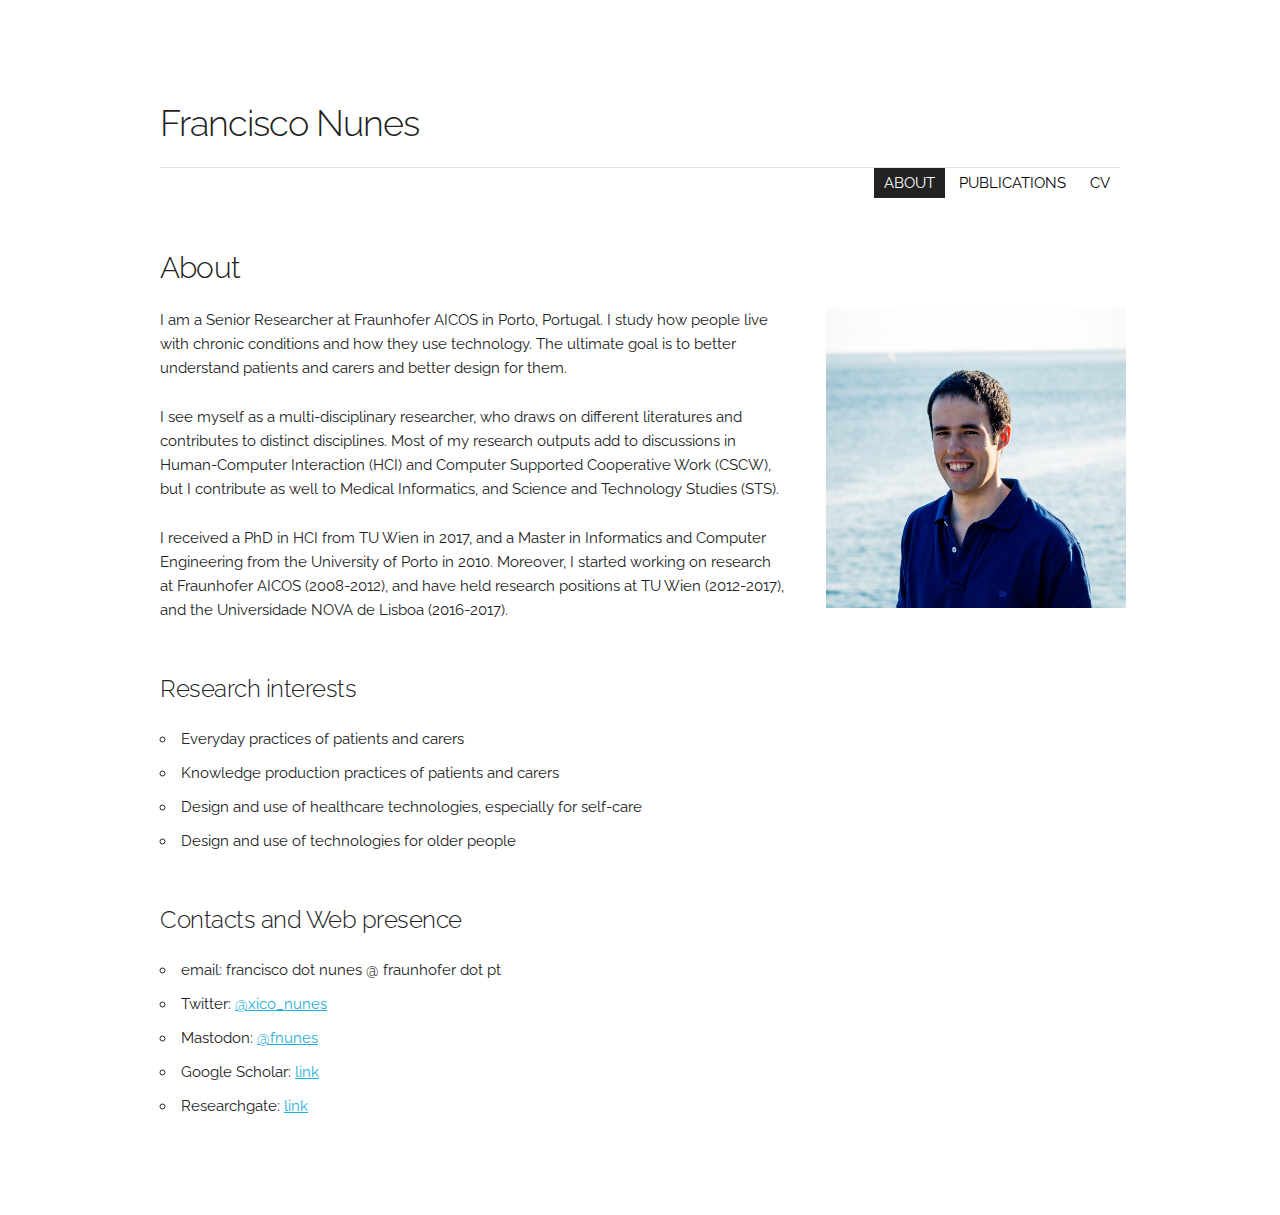
<file: index.html>
<!DOCTYPE html>
<html lang="en">
<head>

  <!-- Basic Page Needs
  –––––––––––––––––––––––––––––––––––––––––––––––––– -->
  <meta charset="utf-8">
  <title>Francisco Nunes</title>
  <meta name="description" content="Personal page of Francisco Nunes">
  <meta name="author" content="Francisco Nunes">

  <!-- Mobile Specific Metas
  –––––––––––––––––––––––––––––––––––––––––––––––––– -->
  <meta name="viewport" content="width=device-width, initial-scale=1">

  <!-- FONT
  –––––––––––––––––––––––––––––––––––––––––––––––––– -->
  <!--<link href="https://fonts.googleapis.com/css?family=Raleway" rel="stylesheet">-->
  <link href="https://fonts.googleapis.com/css?family=Raleway:400,300,600,700" rel="stylesheet">

  <!-- CSS
  –––––––––––––––––––––––––––––––––––––––––––––––––– -->
  <link rel="stylesheet" href="css/normalize.css">
  <link rel="stylesheet" href="css/skeleton.css">

  <!-- Favicon
  –––––––––––––––––––––––––––––––––––––––––––––––––– -->
  <link rel="icon" type="image/png" href="images/favicon.png">

</head>
<body>

	<div class="container" style="margin-top: 10rem">
		<h3>Francisco Nunes</h3>
	</div>

	<div class="container">
	<hr class="navi" />
	<nav class="primary u-pull-right">
		<ul>
			<li><a class="active" href="index.html">About</a></li>
			<li><a href="publications.html">Publications</a></li>
			<li><a href="cv.pdf">CV</a></li>
		</ul>
	</nav>
	</div>

  <!-- Primary Page Layout
  –––––––––––––––––––––––––––––––––––––––––––––––––– -->
  <div class="container">  
  
  	<div class="row" style="margin-top: 5rem">	
  		<h4>About</h4>
	</div>
  
	<div class="row">	
		<div class="eight columns">
			

			<p>I am a Senior Researcher at Fraunhofer AICOS in Porto, Portugal. I study how people live with chronic conditions and how they use technology. The ultimate goal is to better understand patients and carers and better design for them.</p>
			
			<p>I see myself as a multi-disciplinary researcher, who draws on different literatures and contributes to distinct disciplines. Most of my research outputs add to discussions in Human-Computer Interaction (HCI) and Computer Supported Cooperative Work (CSCW), but I contribute as well to Medical Informatics, and Science and Technology Studies (STS).</p>
			
			<p>I received a PhD in HCI from TU Wien in 2017, and a Master in Informatics and Computer Engineering from the University of Porto in 2010. Moreover, I started working on research at Fraunhofer AICOS (2008-2012), and have held research positions at TU Wien (2012-2017), and the Universidade NOVA de Lisboa (2016-2017).</p>
			<br />
			
			<h5>Research interests</h5>

			<ul>
				<li>Everyday practices of patients and carers</li>
				<li>Knowledge production practices of patients and carers</li>
				<li>Design and use of healthcare technologies, especially for self-care</li>
				<li>Design and use of technologies for older people</li>
			</ul>
			
			<br />
			
			<h5>Contacts and Web presence</h5>
			<ul>
				<li>email: francisco dot nunes @ fraunhofer dot pt</a></li>
				<li>Twitter: <a href="https://twitter.com/xico_nunes">@xico_nunes</a></li>
				<li>Mastodon: <a href="https://hci.social/@fnunes">@fnunes</a></li>
				<li>Google Scholar: <a href="https://scholar.google.com/citations?user=D2rDc98AAAAJ&hl=en">link</a></li>
				<li>Researchgate: <a href="https://www.researchgate.net/profile/Francisco_Nunes4">link</a></li>
			</ul>			
		</div>
		<div class="four columns">
			<img src="images/francisco.jpg" style="width: 300px" alt="Francisco Nunes' picture"/>
		</div>
	</div>
	
	<div class="row">
		<div class="eight columns">
		</div>
		
		<div class="four columns">
		</div>
		
	</div>
	
	<br />
	<br />
	<br />

  </div>

<!-- End Document
  –––––––––––––––––––––––––––––––––––––––––––––––––– -->
</body>
</html>
</file>
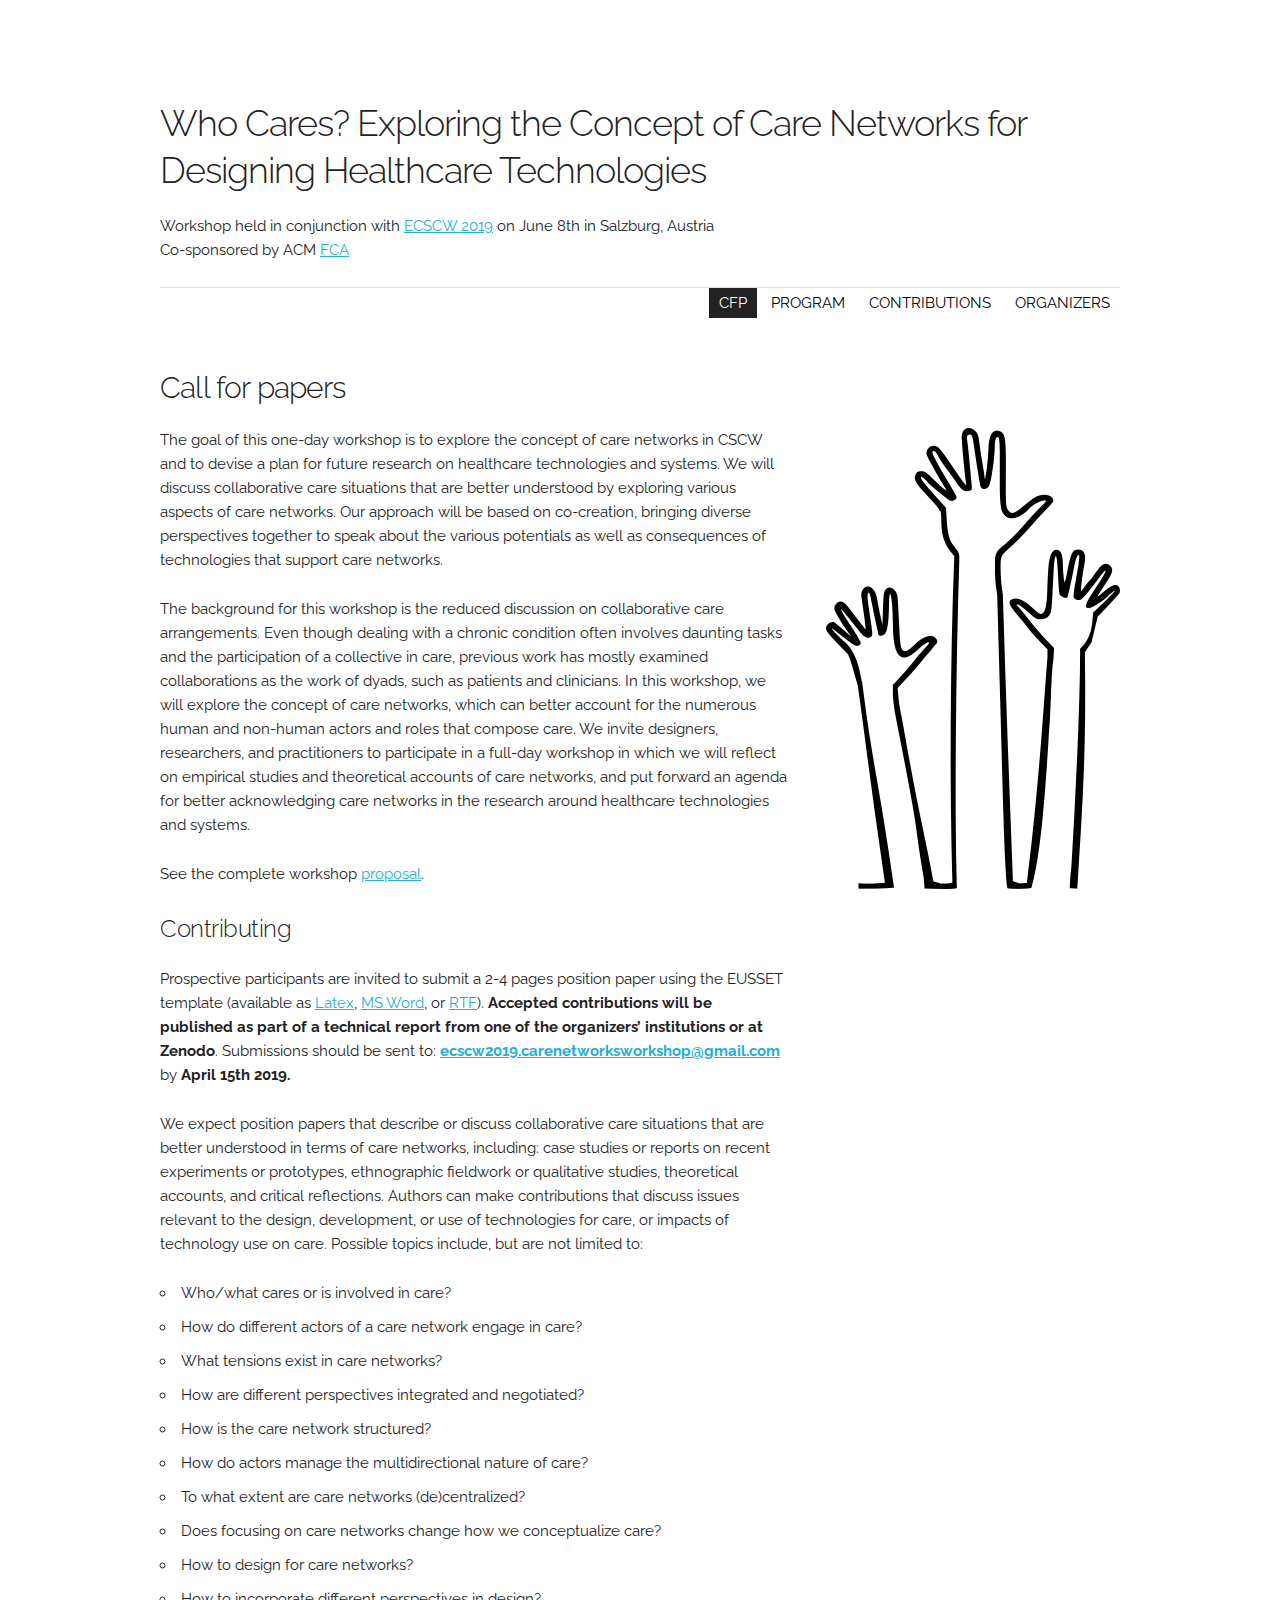
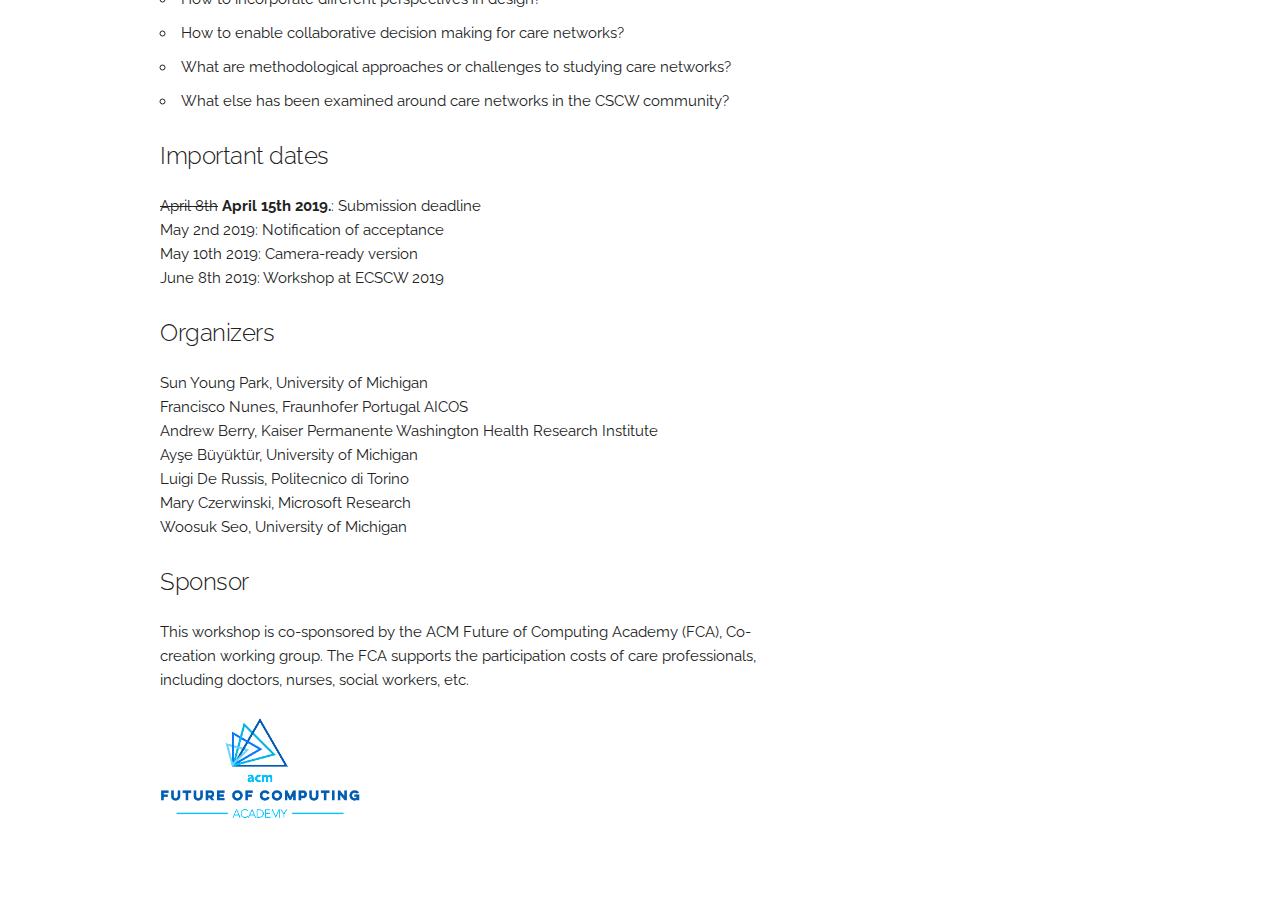
<file: CareNetworksWS/index.html>
<!DOCTYPE html>
<html lang="en">
<head>

  <!-- Basic Page Needs
  –––––––––––––––––––––––––––––––––––––––––––––––––– -->
  <meta charset="utf-8">
  <title>CFP Workshop - Who Cares? Exploring the Concept of Care Networks for Designing Healthcare Technologies</title>
  <meta name="description" content="">
  <meta name="author" content="">

  <!-- Mobile Specific Metas
  –––––––––––––––––––––––––––––––––––––––––––––––––– -->
  <meta name="viewport" content="width=device-width, initial-scale=1">

  <!-- FONT
  –––––––––––––––––––––––––––––––––––––––––––––––––– -->
  <link href="https://fonts.googleapis.com/css?family=Raleway" rel="stylesheet">
  <link href="//fonts.googleapis.com/css?family=Raleway:400,300,600" rel="stylesheet" type="text/css">

  <!-- CSS
  –––––––––––––––––––––––––––––––––––––––––––––––––– -->
  <link rel="stylesheet" href="css/normalize.css">
  <link rel="stylesheet" href="css/skeleton.css">

  <!-- Favicon
  –––––––––––––––––––––––––––––––––––––––––––––––––– -->
  <link rel="icon" type="image/png" href="images/favicon.png">

</head>
<body>

	<div class="container" style="margin-top: 10rem">
		<h3>Who Cares? Exploring the Concept of Care Networks for Designing Healthcare Technologies</h3>
		<p>Workshop held in conjunction with <a href="https://ecscw.eusset.eu/2019/">ECSCW 2019</a> on June 8th in Salzburg, Austria<br/>
		Co-sponsored by ACM <a href="https://acm-fca.org/">FCA</a></p>
		
	</div>

	<div class="container">
	<hr class="navi" />
	<nav class="primary u-pull-right">
		<ul>
			<li><a class="active" href="index.html">CFP</a></li>
			<li><a href="program.html">Program</a></li>
			<li><a href="contributions.html">Contributions</a></li>
			<li><a href="organizers.html">Organizers</a></li>
		</ul>
	</nav>
	</div>

  <!-- Primary Page Layout
  –––––––––––––––––––––––––––––––––––––––––––––––––– -->
  <div class="container">  
  
  <div class="row" style="margin-top: 5rem">	
			<h4>Call for papers</h4>
  </div>
  
	<div class="row">	
		<div class="eight columns">
			<p>The goal of this one-day workshop is to explore the concept of care networks in CSCW and to devise a plan for future research on healthcare technologies and systems. We will discuss collaborative care situations that are better understood by exploring various aspects of care networks. Our approach will be based on co-creation, bringing diverse perspectives together to speak about the various potentials as well as consequences of technologies that support care networks.</p>
						
			<p>The background for this workshop is the reduced discussion on collaborative care arrangements. Even though dealing with a chronic condition often involves daunting tasks and the participation of a collective in care, previous work has mostly examined collaborations as the work of dyads, such as patients and clinicians. In this workshop, we will explore the concept of care networks, which can better account for the numerous human and non-human actors and roles that compose care. We invite designers, researchers, and practitioners to participate in a full-day workshop in which we will reflect on empirical studies and theoretical accounts of care networks, and put forward an agenda for better acknowledging care networks in the research around healthcare technologies and systems.</p>
			
			<p>See the complete workshop <a href="WSproposal.pdf">proposal</a>.</p>
			
			<h5>Contributing</h5>
			<p>Prospective participants are invited to submit a 2-4 pages position paper using the EUSSET template (available as <a href="https://ecscw.eusset.eu/2019/wp-content/uploads/2018/08/ecscw-2019-EP-template.zip">Latex</a>, <a href="https://ecscw.eusset.eu/2019/wp-content/uploads/2018/08/ECSCW-2019_EP-template.doc">MS Word</a>, or <a href="https://ecscw.eusset.eu/2019/wp-content/uploads/2018/08/ECSCW-2019_EP-template.rtf">RTF</a>). <strong>Accepted contributions will be published as part of a technical report from one of the organizers’ institutions or at Zenodo</strong>. Submissions should be sent to: <strong><a href="mailto:ecscw2019.carenetworksworkshop@gmail.com">ecscw2019.carenetworksworkshop@gmail.com</a></strong> by <strong> April 15th 2019.</strong></p>

			<p>We expect position papers that describe or discuss collaborative care situations that are better understood in terms of care networks, including: case studies or reports on recent experiments or prototypes, ethnographic fieldwork or qualitative studies, theoretical accounts, and critical reflections. Authors can make contributions that discuss issues relevant to the design, development, or use of technologies for care, or impacts of technology use on care. Possible topics include, but are not limited to:</p>
			<ul>
				<li>Who/what cares or is involved in care?</li>
				<li>How do different actors of a care network engage in care?</li>
				<li>What tensions exist in care networks? </li>
				<li>How are different perspectives integrated and negotiated?</li>
				<li>How is the care network structured?</li>
				<li>How do actors manage the multidirectional nature of care?</li>
				<li>To what extent are care networks (de)centralized?</li>
				<li>Does focusing on care networks change how we conceptualize care?</li>
				<li>How to design for care networks?</li>
				<li>How to incorporate different perspectives in design?</li> 
				<li>How to enable collaborative decision making for care networks?</li>
				<li>What are methodological approaches or challenges to studying care networks?</li>
				<li>What else has been examined around care networks in the CSCW community?</li>
			</ul>
			
			<h5>Important dates</h5>
			<p><strike>April 8th</strike> <strong>April 15th 2019.</strong>: Submission deadline<br/>
			May 2nd 2019: Notification of acceptance<br/>
			May 10th 2019: Camera-ready version<br/>
			June 8th 2019: Workshop at ECSCW 2019</p>
			
			<h5>Organizers</h5>
			<p>
			Sun Young Park, University of Michigan<br/>
			Francisco Nunes, Fraunhofer Portugal AICOS<br/>
			Andrew Berry, Kaiser Permanente Washington Health Research Institute<br/>
			Ay&#x015f;e B&uuml;y&uuml;kt&uuml;r, University of Michigan<br/>
			Luigi De Russis, Politecnico di Torino<br/>
			Mary Czerwinski, Microsoft Research<br/>
			Woosuk Seo, University of Michigan</p>
			
			<h5>Sponsor</h5>
			<p>This workshop is co-sponsored by the ACM Future of Computing Academy (FCA), Co-creation working group. The FCA supports the participation costs of care professionals, including doctors, nurses, social workers, etc.
			</p>
			<img style="width: 200px" src="images/fca.jpg" alt="ACM Future of Computing Logo" />

		</div>
		<div class="four columns">
			<img src="images/baloon.png" alt="Baloon of participation"/>
		</div>
	</div>
	
	<div class="row">
		<div class="eight columns">
		</div>
		
		<div class="four columns">
		</div>
		
	</div>
	
	<br />
	<br />
	<br />

  </div>

<!-- End Document
  –––––––––––––––––––––––––––––––––––––––––––––––––– -->
</body>
</html>
</file>
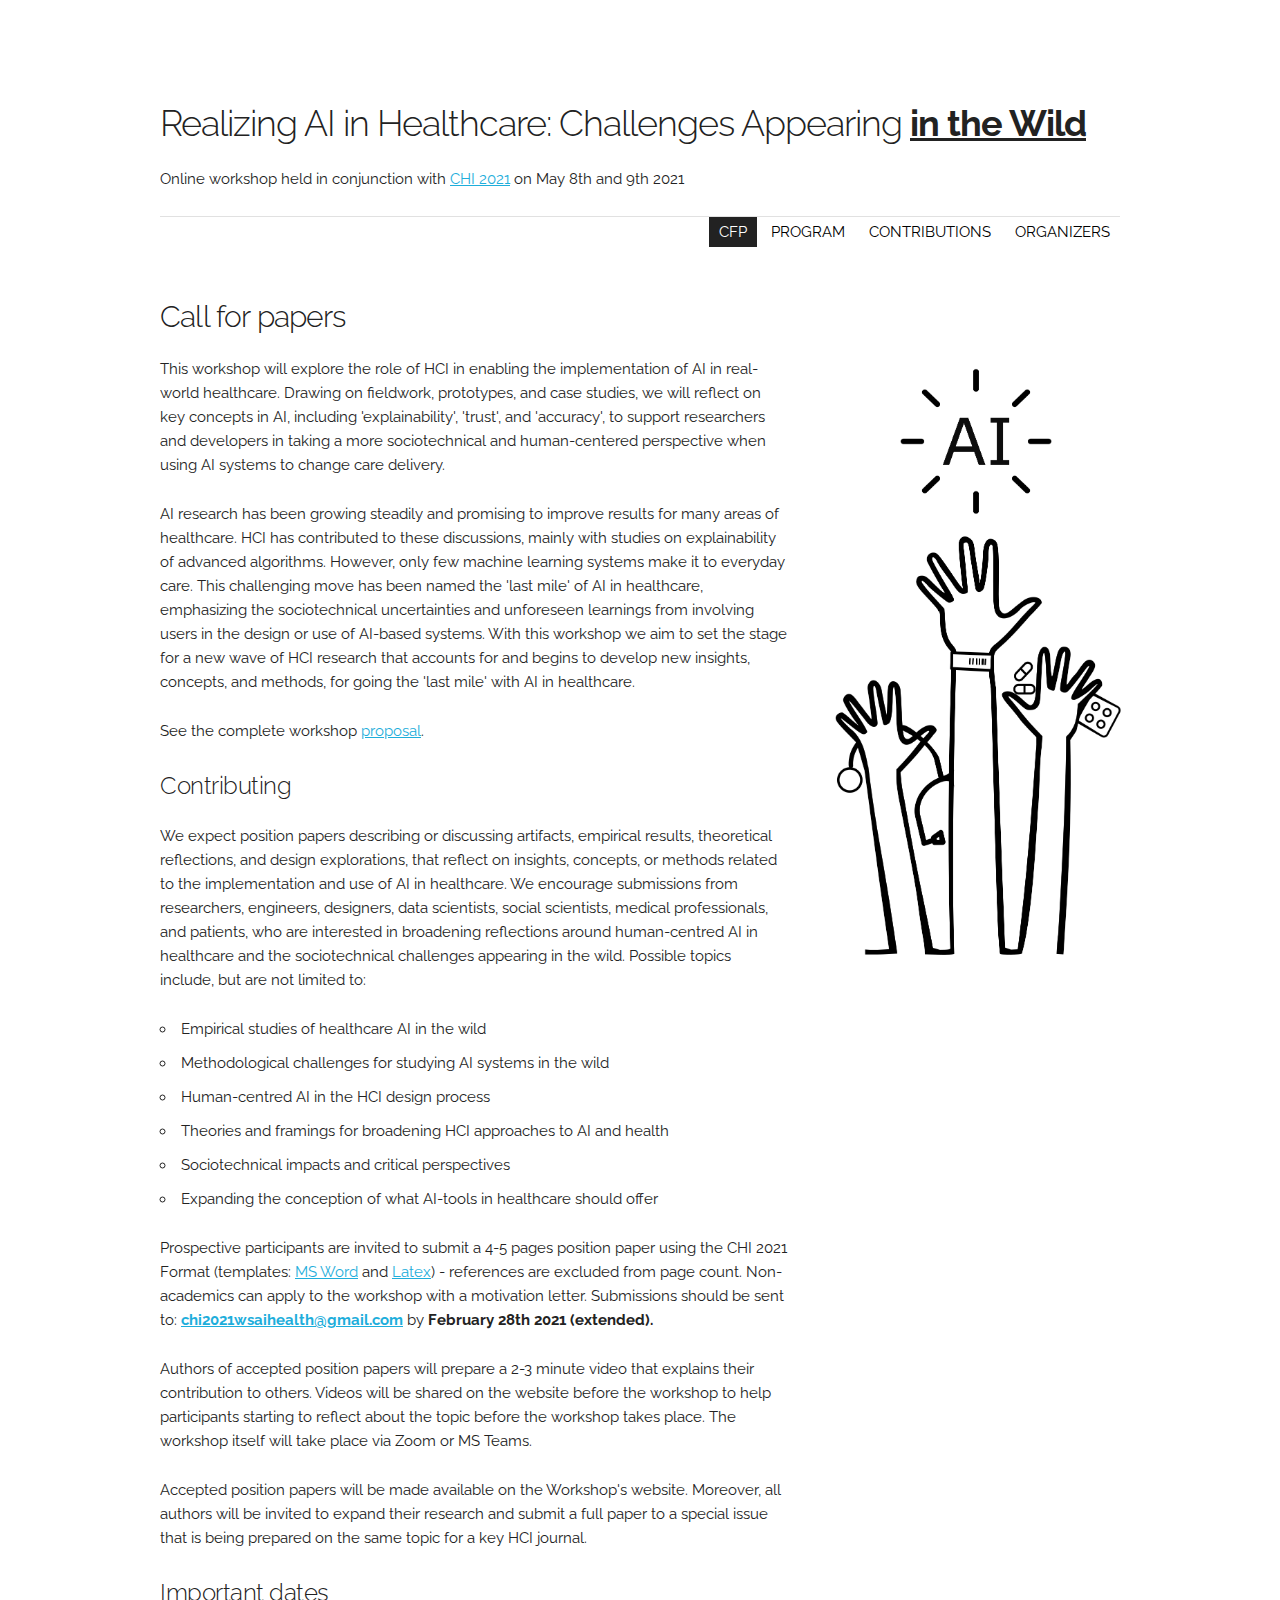
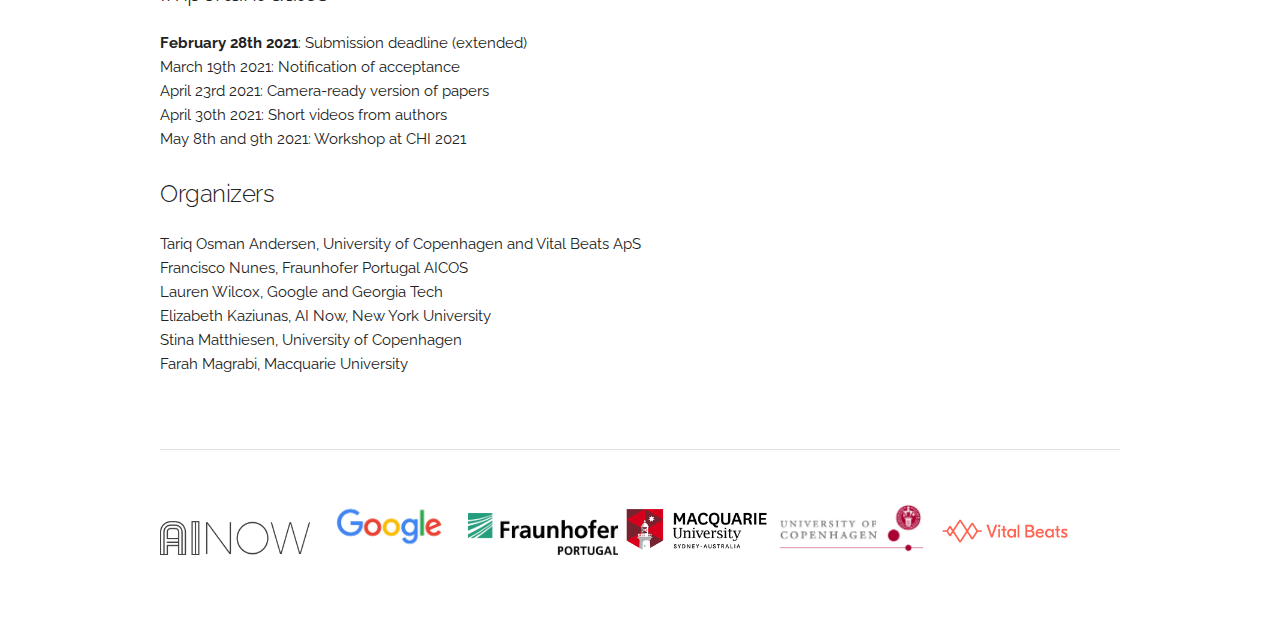
<file: RealizingAIinHealthcareWS/index.html>
<!DOCTYPE html>
<html lang="en">
<head>

  <!-- Basic Page Needs
  –––––––––––––––––––––––––––––––––––––––––––––––––– -->
  <meta charset="utf-8">
  <title>CFP Workshop - Realizing AI in Healthcare: Challenges Appearing in the Wild</title>
  <meta name="description" content="">
  <meta name="author" content="">

  <!-- Mobile Specific Metas
  –––––––––––––––––––––––––––––––––––––––––––––––––– -->
  <meta name="viewport" content="width=device-width, initial-scale=1">

  <!-- FONT
  –––––––––––––––––––––––––––––––––––––––––––––––––– -->
  <link href="https://fonts.googleapis.com/css?family=Raleway" rel="stylesheet">
  <link href="//fonts.googleapis.com/css?family=Raleway:400,300,600" rel="stylesheet" type="text/css">

  <!-- CSS
  –––––––––––––––––––––––––––––––––––––––––––––––––– -->
  <link rel="stylesheet" href="css/normalize.css">
  <link rel="stylesheet" href="css/skeleton.css">

  <!-- Favicon
  –––––––––––––––––––––––––––––––––––––––––––––––––– -->
  <link rel="icon" type="image/png" href="images/favicon.png">

</head>
<body>

	<div class="container" style="margin-top: 10rem">
		<h3>Realizing AI in Healthcare: Challenges Appearing <strong><u>in the Wild</u></strong></h3>
		<p>Online workshop held in conjunction with <a href="https://chi2021.acm.org/">CHI 2021</a> on May 8th and 9th 2021</p>
	</div>

	<div class="container">
	<hr class="navi" />
	<nav class="primary u-pull-right">
		<ul>
			<li><a class="active" href="index.html">CFP</a></li>
			<li><a href="program.html">Program</a></li>
			<li><a href="contributions.html">Contributions</a></li>
			<li><a href="organizers.html">Organizers</a></li>
		</ul>
	</nav>
	</div>

  <!-- Primary Page Layout
  –––––––––––––––––––––––––––––––––––––––––––––––––– -->
  <div class="container">  
  
  <div class="row" style="margin-top: 5rem">	
			<h4>Call for papers</h4>
  </div>
  
	<div class="row">	
		<div class="eight columns">
			<p>This workshop will explore the role of HCI in enabling the implementation of AI in real-world healthcare. Drawing on fieldwork, prototypes, and case studies, we will reflect on key concepts in AI, including 'explainability', 'trust', and 'accuracy', to support researchers and developers in taking a more sociotechnical and human-centered perspective when using AI systems to change care delivery.</p>
						
			<p>AI research has been growing steadily and promising to improve results for many areas of healthcare. HCI has contributed to these discussions, mainly with studies on explainability of advanced algorithms. However, only few machine learning systems make it to everyday care. This challenging move has been named the 'last mile' of AI in healthcare, emphasizing the sociotechnical uncertainties and unforeseen learnings from involving users in the design or use of AI-based systems. With this workshop we aim to set the stage for a new wave of HCI research that accounts for and begins to develop new insights, concepts, and methods, for going the 'last mile' with AI in healthcare.</p>
			
			<p>See the complete workshop <a href="WSproposal.pdf">proposal</a>.</p>
			
			
			<h5>Contributing</h5>
			
			<p>We expect position papers describing or discussing artifacts, empirical results, theoretical reflections, and design explorations, that reflect on insights, concepts, or methods related to the implementation and use of AI in healthcare. We encourage submissions from researchers, engineers, designers, data scientists, social scientists, medical professionals, and patients, who are interested in broadening reflections around human-centred AI in healthcare and the sociotechnical challenges appearing in the wild. Possible topics include, but are not limited to:</p>
			<ul>
				<li>Empirical studies of healthcare AI in the wild</li>
				<li>Methodological challenges for studying AI systems in the wild</li>
				<li>Human-centred AI in the HCI design process</li>
				<li>Theories and framings for broadening HCI approaches to AI and health</li>
				<li>Sociotechnical impacts and critical perspectives</li>
				<li>Expanding the conception of what AI-tools in healthcare should offer</li>
			</ul>
			
			<p>Prospective participants are invited to submit a 4-5 pages position paper using the CHI 2021 Format (templates: <a href="https://www.acm.org/binaries/content/assets/publications/taps/acm_submission_template.docx">MS Word</a> and <a href="https://www.acm.org/binaries/content/assets/publications/consolidated-tex-template/acmart-master.zip">Latex</a>) - references are excluded from page count. Non-academics can apply to the workshop with a motivation letter. Submissions should be sent to: <strong><a href="mailto:chi2021wsaihealth@gmail.com">chi2021wsaihealth@gmail.com</a></strong> by <strong> February 28th 2021 (extended).</strong></p>
			
			<p>Authors of accepted position papers will prepare a 2-3 minute video that explains their contribution to others. Videos will be shared on the website before the workshop to help participants starting to reflect about the topic before the workshop takes place. The workshop itself will take place via Zoom or MS Teams.</p> 
			
			<p>Accepted position papers will be made available on the Workshop's website. Moreover, all authors will be invited to expand their research and submit a full paper to a special issue that is being prepared on the same topic for a key HCI journal.</p>
			
			<h5>Important dates</h5>
			<p><strong>February 28th 2021</strong>: Submission deadline (extended)<br/>
			March 19th 2021: Notification of acceptance<br/>
			April 23rd 2021: Camera-ready version of papers<br/>
			April 30th 2021: Short videos from authors<br/>
			May 8th and 9th 2021: Workshop at CHI 2021</p>
			
			<h5>Organizers</h5>
			<p>Tariq Osman Andersen, University of Copenhagen and Vital Beats ApS<br/>
			Francisco Nunes, Fraunhofer Portugal AICOS<br/>
			Lauren Wilcox, Google and Georgia Tech<br/>
			Elizabeth Kaziunas, AI Now, New York University<br/>
			Stina Matthiesen, University of Copenhagen<br/>
			Farah Magrabi, Macquarie University</p>

		</div>
		<div class="four columns">
			<img style="max-width: 300px" src="images/baloon.png" alt="Baloon of participation"/>
		</div>
	</div>
	
	<div class="row">
		<br />
		<br />
		<hr class="navi" />
		<br />
		<br />
		<img style="width: 150px" src="images/ainow.png" alt="AI Now logo" />
		<img style="width: 150px" src="images/google.jpg" alt="Google logo" />
		<img style="width: 150px" src="images/fraunhofer.png" alt="Fraunhofer Portugal logo" />
		<img style="width: 150px" src="images/macquarieuniversity.gif" alt="Macquarie University logo" />
		<img style="width: 150px" src="images/universityofcopenhagen.jpg" alt="University of Copenhagen logo" />
		<img style="width: 150px" src="images/vitalbeats.jpg" alt="Vital Beats logo" />
		

		
	</div>
	
	<br />
	<br />
	<br />

  </div>

<!-- End Document
  –––––––––––––––––––––––––––––––––––––––––––––––––– -->
</body>
</html>
</file>
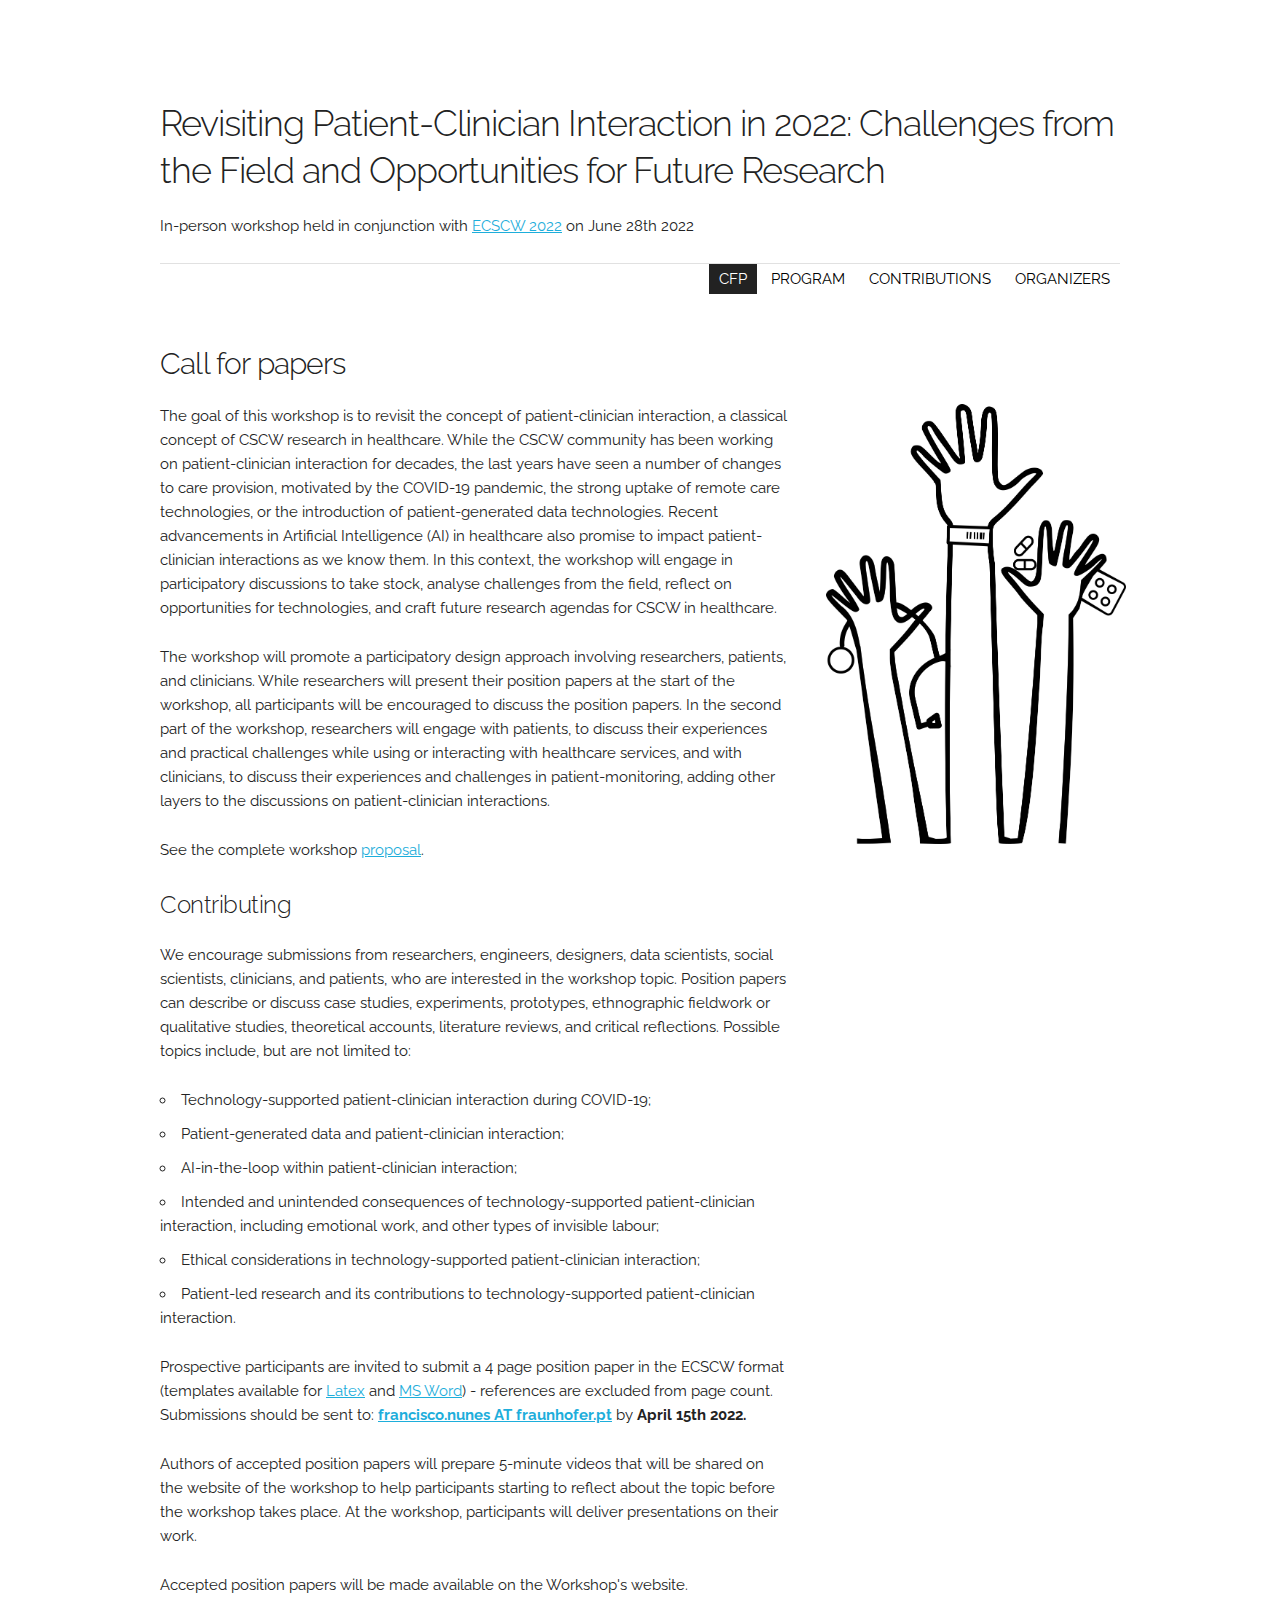
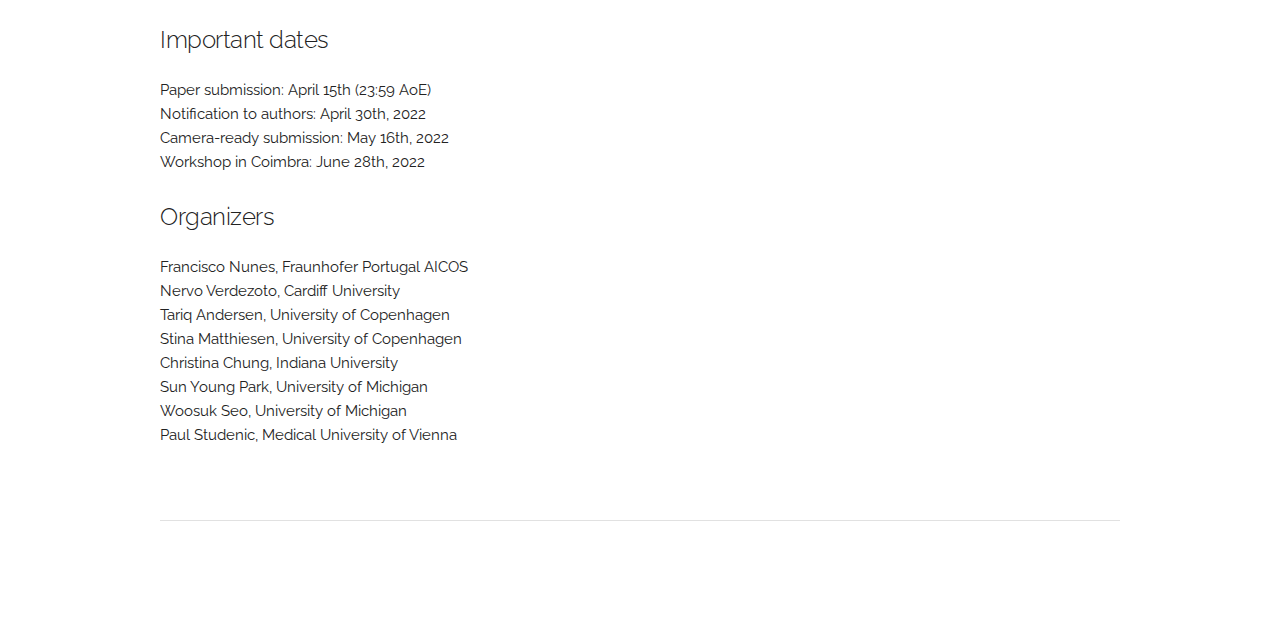
<file: RevisitingPatientClinicianInteractionWS/index.html>
<!DOCTYPE html>
<html lang="en">
<head>

  <!-- Basic Page Needs
  –––––––––––––––––––––––––––––––––––––––––––––––––– -->
  <meta charset="utf-8">
  <title>CFP Workshop - Revisiting Patient-Clinician Interaction in 2022: Challenges from the Field and Opportunities for Future Research</title>
  <meta name="description" content="">
  <meta name="author" content="">

  <!-- Mobile Specific Metas
  –––––––––––––––––––––––––––––––––––––––––––––––––– -->
  <meta name="viewport" content="width=device-width, initial-scale=1">

  <!-- FONT
  –––––––––––––––––––––––––––––––––––––––––––––––––– -->
  <link href="https://fonts.googleapis.com/css?family=Raleway" rel="stylesheet">
  <link href="//fonts.googleapis.com/css?family=Raleway:400,300,600" rel="stylesheet" type="text/css">

  <!-- CSS
  –––––––––––––––––––––––––––––––––––––––––––––––––– -->
  <link rel="stylesheet" href="css/normalize.css">
  <link rel="stylesheet" href="css/skeleton.css">

  <!-- Favicon
  –––––––––––––––––––––––––––––––––––––––––––––––––– -->
  <link rel="icon" type="image/png" href="images/favicon.png">

</head>
<body>

	<div class="container" style="margin-top: 10rem">
		<h3>Revisiting Patient-Clinician Interaction in 2022: Challenges from the Field and Opportunities for Future Research</h3>
		<p>In-person workshop held in conjunction with <a href="https://ecscw.eusset.eu/2022">ECSCW 2022</a> on June 28th 2022</p>
	</div>

	<div class="container">
	<hr class="navi" />
	<nav class="primary u-pull-right">
		<ul>
			<li><a class="active" href="index.html">CFP</a></li>
			<li><a href="program.html">Program</a></li>
			<li><a href="contributions.html">Contributions</a></li>
			<li><a href="organizers.html">Organizers</a></li>
		</ul>
	</nav>
	</div>

  <!-- Primary Page Layout
  –––––––––––––––––––––––––––––––––––––––––––––––––– -->
  <div class="container">  
  
  <div class="row" style="margin-top: 5rem">	
			<h4>Call for papers</h4>
  </div>
  
	<div class="row">	
		<div class="eight columns">
			<p>The goal of this workshop is to revisit the concept of patient-clinician interaction, a classical concept of CSCW research in healthcare. While the CSCW community has been working on patient-clinician interaction for decades, the last years have seen a number of changes to care provision, motivated by the COVID-19 pandemic, the strong uptake of remote care technologies, or the introduction of patient-generated data technologies. Recent advancements in Artificial Intelligence (AI) in healthcare also promise to impact patient-clinician interactions as we know them. In this context, the workshop will engage in participatory discussions to take stock, analyse challenges from the field, reflect on opportunities for technologies, and craft future research agendas for CSCW in healthcare.</p>
						
			<p>The workshop will promote a participatory design approach involving researchers, patients, and clinicians. While researchers will present their position papers at the start of the workshop, all participants will be encouraged to discuss the position papers. In the second part of the workshop, researchers will engage with patients, to discuss their experiences and practical challenges while using or interacting with healthcare services, and with clinicians, to discuss their experiences and challenges in patient-monitoring, adding other layers to the discussions on patient-clinician interactions.</p>
			
			<p>See the complete workshop <a href="WSproposal.pdf">proposal</a>.</p>
			
			
			<h5>Contributing</h5>
			
			
			
			<p>We encourage submissions from researchers, engineers, designers, data scientists, social scientists, clinicians, and patients, who are interested in the workshop topic. Position papers can describe or discuss case studies, experiments, prototypes, ethnographic fieldwork or qualitative studies, theoretical accounts, literature reviews, and critical reflections. Possible topics include, but are not limited to:</p>
			<ul>
				<li>Technology-supported patient-clinician interaction during COVID-19;</li>
				<li>Patient-generated data and patient-clinician interaction;</li>
				<li>AI-in-the-loop within patient-clinician interaction;</li>
				
				<li>Intended and unintended consequences of technology-supported patient-clinician interaction, including emotional work, and other types of invisible labour;</li>
				
				<li>Ethical considerations in technology-supported patient-clinician interaction;</li>
				<li>Patient-led research and its contributions to technology-supported patient-clinician interaction.</li>
			</ul>
			
			<p>Prospective participants are invited to submit a 4 page position paper in the ECSCW format (templates available for <a href="https://ecscw.eusset.eu/2022/wp-content/uploads/2022/03/ECSCW-2022_Template.zip">Latex</a> and <a href="https://ecscw.eusset.eu/2022/wp-content/uploads/2022/03/ECSCW-2022_Template_.doc">MS Word</a>) - references are excluded from page count. Submissions should be sent to: <strong><a href="mailto:francisco.nunes@fraunhofer.pt">francisco.nunes AT fraunhofer.pt</a></strong> by <strong> April 15th 2022.</strong></p>
			
			<p>Authors of accepted position papers will prepare 5-minute videos that will be shared on the website of the workshop to help participants starting to reflect about the topic before the workshop takes place. At the workshop, participants will deliver presentations on their work.</p> 
			
			<p>Accepted position papers will be made available on the Workshop's website.</p>
			
			<h5>Important dates</h5>
			
			<p>
			Paper submission: April 15th (23:59 AoE)<br/>
			Notification to authors: April 30th, 2022<br/>
			Camera-ready submission: May 16th, 2022<br/>
			Workshop in Coimbra: June 28th, 2022<br/>

			
			<h5>Organizers</h5>
			<p>
			Francisco Nunes, Fraunhofer Portugal AICOS<br/>
			Nervo Verdezoto, Cardiff University<br/>
			Tariq Andersen, University of Copenhagen<br/>
			Stina Matthiesen, University of Copenhagen<br/>
			Christina Chung, Indiana University<br/>
			Sun Young Park, University of Michigan<br/>
			Woosuk Seo, University of Michigan<br/>
			Paul Studenic, Medical University of Vienna</p>

		</div>
		<div class="four columns">
			<img style="max-width: 300px" src="images/baloon.png" alt="Baloon of participation"/>
		</div>
	</div>
	
	<div class="row">
		<br />
		<br />
		<hr class="navi" />
		<br />
		<br />
		

		
	</div>
	
	<br />
	<br />
	<br />

  </div>

<!-- End Document
  –––––––––––––––––––––––––––––––––––––––––––––––––– -->
</body>
</html>
</file>
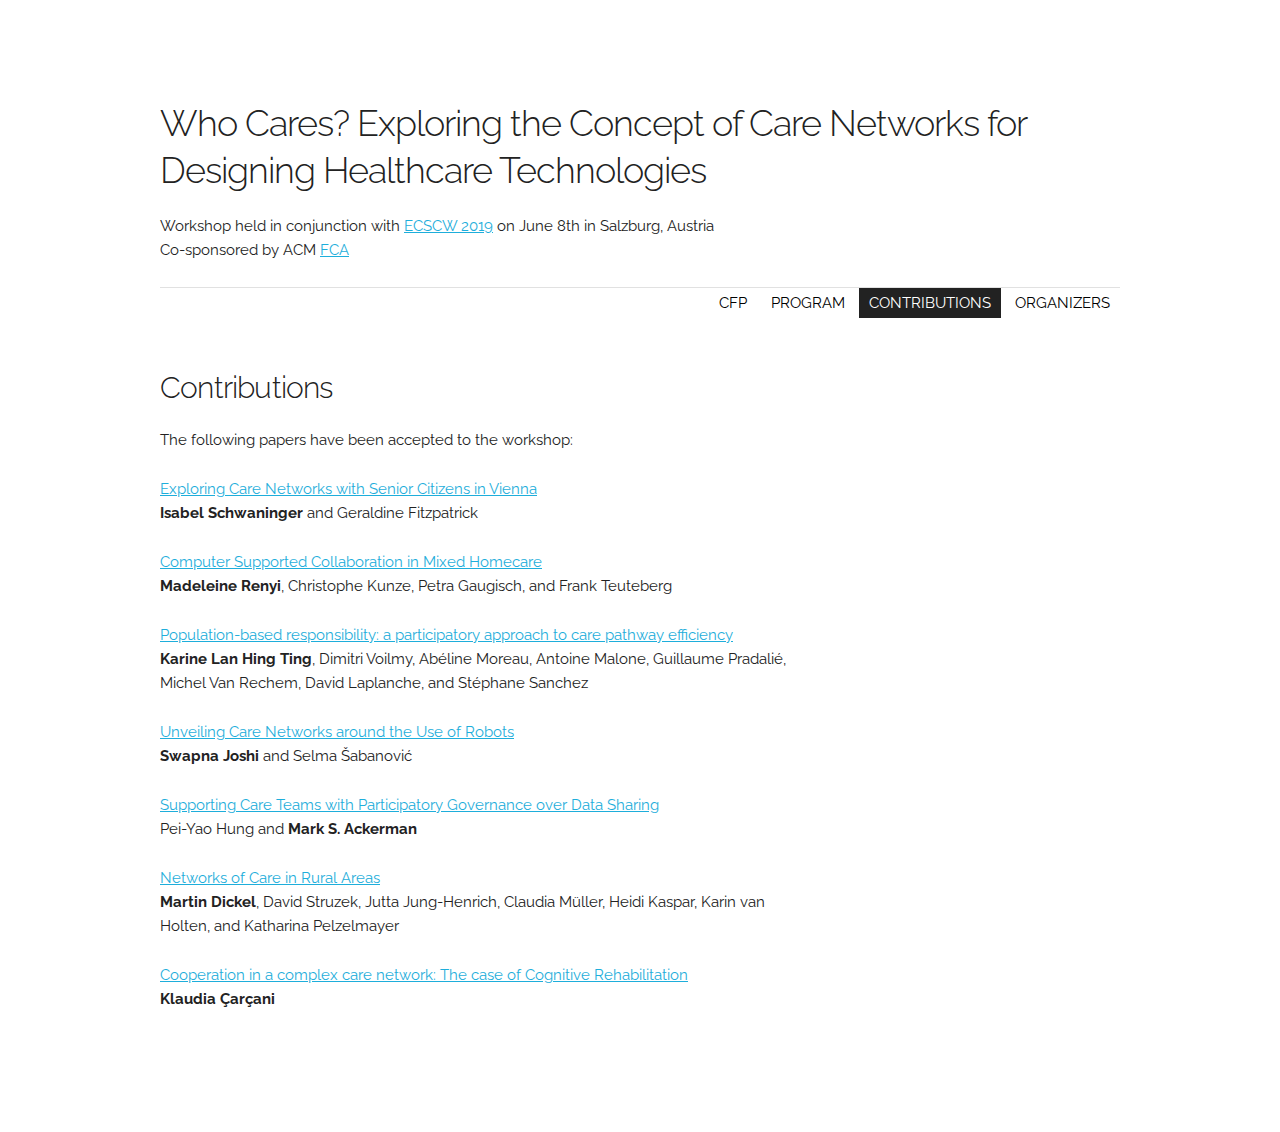
<file: CareNetworksWS/contributions.html>
<!DOCTYPE html>
<html lang="en">
<head>

  <!-- Basic Page Needs
  –––––––––––––––––––––––––––––––––––––––––––––––––– -->
  <meta charset="utf-8">
  <title>Participants - Who Cares? Exploring the Concept of Care Networks for Designing Healthcare Technologies</title>
  <meta name="description" content="">
  <meta name="author" content="">

  <!-- Mobile Specific Metas
  –––––––––––––––––––––––––––––––––––––––––––––––––– -->
  <meta name="viewport" content="width=device-width, initial-scale=1">

  <!-- FONT
  –––––––––––––––––––––––––––––––––––––––––––––––––– -->
  <link href="https://fonts.googleapis.com/css?family=Raleway" rel="stylesheet">
  <link href="//fonts.googleapis.com/css?family=Raleway:400,300,600" rel="stylesheet" type="text/css">

  <!-- CSS
  –––––––––––––––––––––––––––––––––––––––––––––––––– -->
  <link rel="stylesheet" href="css/normalize.css">
  <link rel="stylesheet" href="css/skeleton.css">

  <!-- Favicon
  –––––––––––––––––––––––––––––––––––––––––––––––––– -->
  <link rel="icon" type="image/png" href="images/favicon.png">

</head>
<body>

	<div class="container" style="margin-top: 10rem">
		<h3>Who Cares? Exploring the Concept of Care Networks for Designing Healthcare Technologies</h3>
		<p>Workshop held in conjunction with <a href="https://ecscw.eusset.eu/2019/">ECSCW 2019</a> on June 8th in Salzburg, Austria<br/>
		Co-sponsored by ACM <a href="https://acm-fca.org/">FCA</a></p>
	</div>

	<div class="container">
	<hr class="navi" />
	<nav class="primary u-pull-right">
		<ul>
			<li><a href="index.html">CFP</a></li>
			<li><a href="program.html">Program</a></li>
			<li><a class="active" href="contributions.html">Contributions</a></li>
			<li><a href="organizers.html">Organizers</a></li>
		</ul>
	</nav>
	</div>

  <!-- Primary Page Layout
  –––––––––––––––––––––––––––––––––––––––––––––––––– -->
  <div class="container">  
  
	<div class="row" style="margin-top: 5rem">	
			<h4>Contributions</h4>
	</div>
	
	<div class="row">	
	<div class="eight columns">
			<p>The following papers have been accepted to the workshop:</p>
			<p><a href="papers/Schwaninger.pdf">Exploring Care Networks with Senior Citizens in Vienna</a><br/>
			<strong> Isabel Schwaninger</strong> and Geraldine Fitzpatrick
			</p>
			<p><a href="papers/Renyi.pdf">Computer Supported Collaboration in Mixed Homecare</a><br/>
			<strong>Madeleine Renyi</strong>, Christophe Kunze, Petra Gaugisch, and Frank Teuteberg
			</p>
			<p><a href="papers/HinTing.pdf">Population-based responsibility: a participatory approach to care pathway efficiency</a><br/>
			<strong>Karine Lan Hing Ting</strong>, Dimitri Voilmy, Ab&eacute;line Moreau, Antoine Malone, Guillaume Pradali&eacute;, Michel Van Rechem, David Laplanche, and St&eacute;phane Sanchez
			</p>
			<p><a href="papers/Joshi.pdf">Unveiling Care Networks around the Use
of Robots</a><br/>
			<strong>Swapna Joshi</strong> and Selma &#x0160;abanovi&#x0107;
			</p>
			<p><a href="papers/Hung.pdf">Supporting Care Teams with
Participatory Governance over Data Sharing</a><br/>
			Pei-Yao Hung and <strong>Mark S. Ackerman</strong>
			</p>
			<p><a href="papers/Dickel.pdf">Networks of Care in Rural Areas</a><br/>
			<strong>Martin Dickel</strong>, David Struzek, Jutta Jung-Henrich, Claudia Mu&#x0308;ller, Heidi Kaspar, Karin van Holten, and Katharina Pelzelmayer
			</p>
			<p><a href="papers/Carcani.pdf">Cooperation in a complex care network: The case of Cognitive Rehabilitation</a><br/>
			<strong>Klaudia &Ccedil;ar&ccedil;ani</strong>
			</p>
			<br />
			
			<!--<h5>Organisers</h5>
	</div>
  
	<div class="row">	
		<div class="one-third column" style="text-align: center">
			<img class="img-circle" src="images/sunyoung.jpg" alt="Sun Young's picture" />
			<p>Sun Young Park<br/>
			University of Michigan</p>
		</div>
		
		<div class="one-third column" style="text-align: center">
			<img class="img-circle" src="images/francisco.jpg" alt="Francisco Nunes' picture" />
			<p>Francisco Nunes<br />
			Fraunhofer Portugal AICOS</p>
		</div>
		
		<div class="one-third column" style="text-align: center">
			<img class="img-circle" src="images/andrew.jpg" alt="Andrew Berry's picture" />
			<p>Andrew Berry<br/>
			Kaiser Permanente</p>
		</div>
	</div>
	
	<div class="row" style="margin-top: 5rem">	
		<div class="one-third column" style="text-align: center">
			<img class="img-circle" src="images/ayse.jpg" alt="Ay&#x015f;e B&uuml;y&uuml;kt&uuml;r's picture" />
			<p>Ay&#x015f;e B&uuml;y&uuml;kt&uuml;r<br />
			University of Michigan</p>
		</div>
	
		<div class="one-third column" style="text-align: center">
			<img class="img-circle" src="images/luigi.jpg" alt="Luigi De Russis' picture" />
			<p>Luigi De Russis <br/>
			Politecnico di Torino</p>
		</div>
		
		<div class="one-third column" style="text-align: center">
			<img class="img-circle" src="images/woosuk.jpg" alt="Woosuk Seo's picture" />
			<p>Woosuk Seo<br/>
			University of Michigan</p>
		</div>
	</div>-->
	
	<br />
	<br />
	<br />
  </div>	
  </div>

<!-- End Document
  –––––––––––––––––––––––––––––––––––––––––––––––––– -->
</body>
</html>
</file>
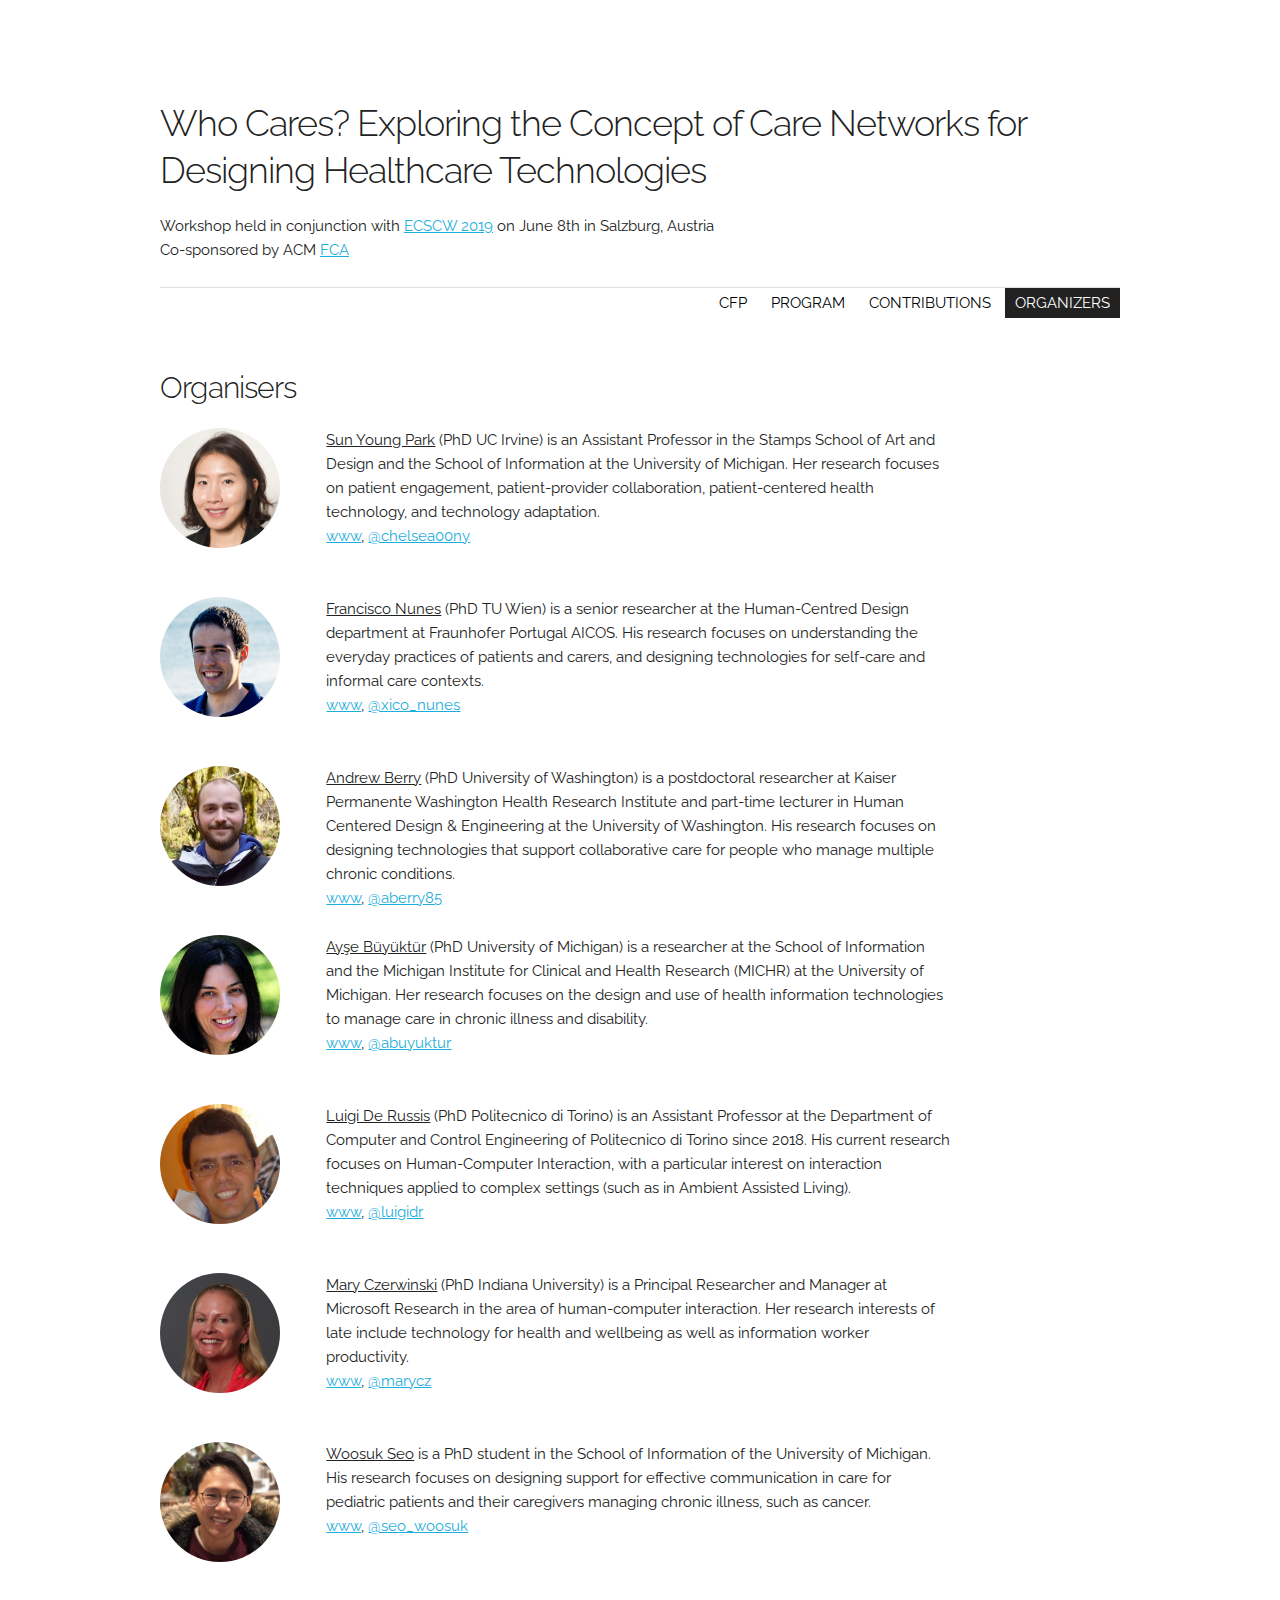
<file: CareNetworksWS/organizers.html>
<!DOCTYPE html>
<html lang="en">
<head>

  <!-- Basic Page Needs
  –––––––––––––––––––––––––––––––––––––––––––––––––– -->
  <meta charset="utf-8">
  <title>Organizers - Who Cares? Exploring the Concept of Care Networks for Designing Healthcare Technologies</title>
  <meta name="description" content="">
  <meta name="author" content="">

  <!-- Mobile Specific Metas
  –––––––––––––––––––––––––––––––––––––––––––––––––– -->
  <meta name="viewport" content="width=device-width, initial-scale=1">

  <!-- FONT
  –––––––––––––––––––––––––––––––––––––––––––––––––– -->
  <link href="https://fonts.googleapis.com/css?family=Raleway" rel="stylesheet">
  <link href="//fonts.googleapis.com/css?family=Raleway:400,300,600" rel="stylesheet" type="text/css">

  <!-- CSS
  –––––––––––––––––––––––––––––––––––––––––––––––––– -->
  <link rel="stylesheet" href="css/normalize.css">
  <link rel="stylesheet" href="css/skeleton.css">

  <!-- Favicon
  –––––––––––––––––––––––––––––––––––––––––––––––––– -->
  <link rel="icon" type="image/png" href="images/favicon.png">

</head>
<body>

	<div class="container" style="margin-top: 10rem">
		<h3>Who Cares? Exploring the Concept of Care Networks for Designing Healthcare Technologies</h3>
		<p>Workshop held in conjunction with <a href="https://ecscw.eusset.eu/2019/">ECSCW 2019</a> on June 8th in Salzburg, Austria<br/>
		Co-sponsored by ACM <a href="https://acm-fca.org/">FCA</a></p>
	</div>

	<div class="container">
	<hr class="navi" />
	<nav class="primary u-pull-right">
		<ul>
			<li><a href="index.html">CFP</a></li>
			<li><a href="program.html">Program</a></li>
			<li><a href="contributions.html">Contributions</a></li>
			<li><a class="active" href="organizers.html">Organizers</a></li>
		</ul>
	</nav>
	</div>

  <!-- Primary Page Layout
  –––––––––––––––––––––––––––––––––––––––––––––––––– -->

  <div class="container">  
  	
	<div class="row" style="margin-top: 5rem">			
			<h4>Organisers</h4>
	</div>

	<div class="row">	
		<div class="two columns">
			<img class="img-circle" src="images/sunyoung.jpg" alt="Sun Young's picture" />
		</div>
		<div class="eight columns">
			<p><u>Sun Young Park</u> (PhD UC Irvine) is an Assistant Professor in the Stamps School of Art and Design and the School of Information at the University of Michigan. Her research focuses on patient engagement, patient-provider collaboration, patient-centered health technology, and technology adaptation. <br/>
			<a href="http://sunyoungpark.weebly.com/">www</a>, 
			<a href="https://twitter.com/chelsea00ny">@chelsea00ny</a>
			</p>
			<br/>
		</div>
	</div>
	
	<div class="row">	
		<div class="two columns">
			<img class="img-circle" src="images/francisco.jpg" alt="Francisco Nunes' picture" />
		</div>
		<div class="eight columns">
			<p><u>Francisco Nunes</u> (PhD TU Wien) is a senior researcher at the Human-Centred Design department at Fraunhofer Portugal AICOS. His research focuses on understanding the everyday practices of patients and carers, and designing technologies for self-care and informal care contexts.<br/>
			<a href="http://francisconunes.me/">www</a>, 
			<a href="https://twitter.com/xico_nunes">@xico_nunes</a>
			</p>
			<br/>
		</div>
	</div>
	
	<div class="row">	
		<div class="two columns">
			<img class="img-circle" src="images/andrew.jpg" alt="Andrew Berry's picture" />
		</div>
		<div class="eight columns">
			<p><u>Andrew Berry</u> (PhD University of Washington) is a postdoctoral researcher at Kaiser Permanente Washington Health Research Institute and part-time lecturer in Human Centered Design & Engineering at the University of Washington. His research focuses on designing technologies that support collaborative care for people who manage multiple chronic conditions.<br/>
			<a href="https://www.researchgate.net/profile/Andrew_Berry13">www</a>, 
			<a href="https://twitter.com/aberry85">@aberry85</a>
			</p>
		</div>
	</div>
	
	<div class="row">	
		<div class="two columns">
			<img class="img-circle" src="images/ayse.jpg" alt="Ay&#x015f;e B&uuml;y&uuml;kt&uuml;r's picture" />
		</div>
		<div class="eight columns">
			<p><u>Ay&#x015f;e B&uuml;y&uuml;kt&uuml;r</u> (PhD University of Michigan) is a researcher at the School of Information and the Michigan Institute for Clinical and Health Research (MICHR) at the University of Michigan. Her research focuses on the design and use of health information technologies to manage care in chronic illness and disability.<br/>
			<a href="https://www.researchgate.net/profile/Ayse_Buyuktur">www</a>, 
			<a href="https://twitter.com/abuyuktur">@abuyuktur</a>
			</p>
			<br/>
		</div>
	</div>

	<div class="row">	
		<div class="two columns">
			<img class="img-circle" src="images/luigi.jpg" alt="Luigi De Russis' picture" />
		</div>
		<div class="eight columns">
			<p><u>Luigi De Russis</u> (PhD Politecnico di Torino) is an Assistant Professor at the Department of Computer and Control Engineering of Politecnico di Torino since 2018. His current research focuses on Human-Computer Interaction, with a particular interest on interaction techniques applied to complex settings (such as in Ambient Assisted Living).<br/>
			<a href="https://elite.polito.it/people/members/luigi-de-russis?start=1">www</a>, 
			<a href="https://twitter.com/luigidr">@luigidr</a>
			</p>
			<br/>
		</div>
	</div>
	
	<div class="row">	
		<div class="two columns">
			<img class="img-circle" src="images/mary.jpg" alt="Mary Czerwinski's picture" />
		</div>
		<div class="eight columns">
			<p><u>Mary Czerwinski</u> (PhD Indiana University) is a Principal Researcher and Manager at Microsoft Research in the area of human-computer interaction. Her research interests of late include technology for health and wellbeing as well as information worker productivity.<br/>
			<a href="https://www.microsoft.com/en-us/research/people/marycz/">www</a>, 
			<a href="https://twitter.com/marycz">@marycz</a>
			</p>
			<br/>
		</div>
	</div>
	
	<div class="row">	
		<div class="two columns">
			<img class="img-circle" src="images/woosuk.jpg" alt="Woosuk Seo's picture" />
		</div>
		<div class="eight columns">
			<p><u>Woosuk Seo</u> is a PhD student in the School of Information of the University of Michigan. His research focuses on designing support for effective communication in care for pediatric patients and their caregivers managing chronic illness, such as cancer.<br/>
			<a href="https://www.si.umich.edu/people/woo-suk-seo">www</a>, 
			<a href="https://twitter.com/seo_woosuk">@seo_woosuk</a>
			</p>
			<br/>
		</div>
	</div>
	
	<br />
	<br />
	<br />
	
  </div>
  

<!-- End Document
  –––––––––––––––––––––––––––––––––––––––––––––––––– -->
</body>
</html>
</file>
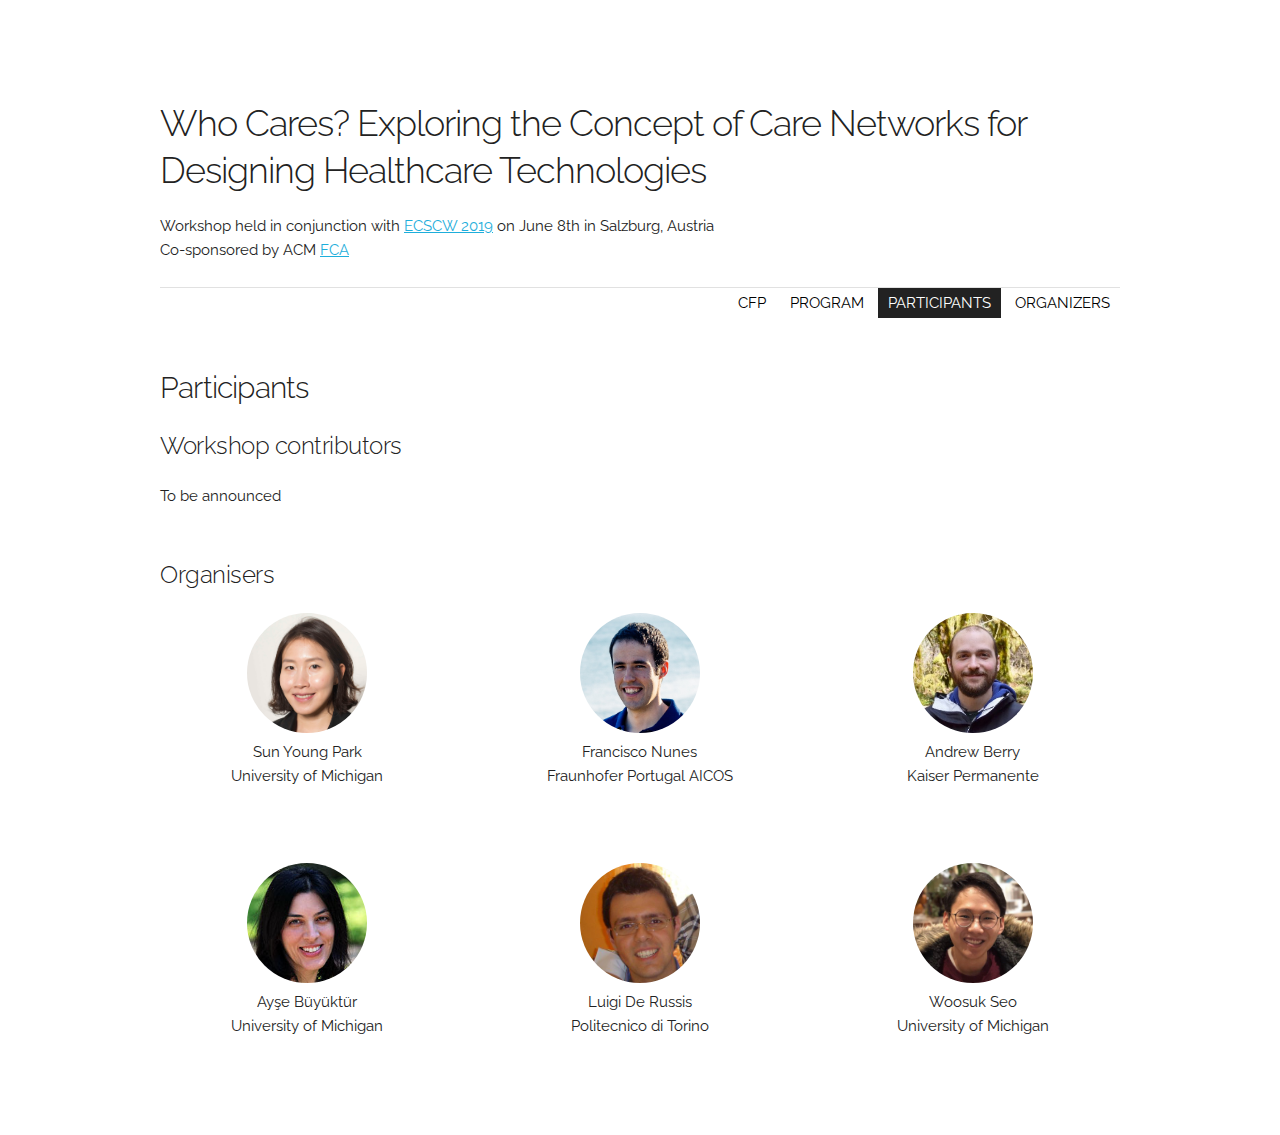
<file: CareNetworksWS/participants.html>
<!DOCTYPE html>
<html lang="en">
<head>

  <!-- Basic Page Needs
  –––––––––––––––––––––––––––––––––––––––––––––––––– -->
  <meta charset="utf-8">
  <title>Participants - Who Cares? Exploring the Concept of Care Networks for Designing Healthcare Technologies</title>
  <meta name="description" content="">
  <meta name="author" content="">

  <!-- Mobile Specific Metas
  –––––––––––––––––––––––––––––––––––––––––––––––––– -->
  <meta name="viewport" content="width=device-width, initial-scale=1">

  <!-- FONT
  –––––––––––––––––––––––––––––––––––––––––––––––––– -->
  <link href="https://fonts.googleapis.com/css?family=Raleway" rel="stylesheet">
  <link href="//fonts.googleapis.com/css?family=Raleway:400,300,600" rel="stylesheet" type="text/css">

  <!-- CSS
  –––––––––––––––––––––––––––––––––––––––––––––––––– -->
  <link rel="stylesheet" href="css/normalize.css">
  <link rel="stylesheet" href="css/skeleton.css">

  <!-- Favicon
  –––––––––––––––––––––––––––––––––––––––––––––––––– -->
  <link rel="icon" type="image/png" href="images/favicon.png">

</head>
<body>

	<div class="container" style="margin-top: 10rem">
		<h3>Who Cares? Exploring the Concept of Care Networks for Designing Healthcare Technologies</h3>
		<p>Workshop held in conjunction with <a href="https://ecscw.eusset.eu/2019/">ECSCW 2019</a> on June 8th in Salzburg, Austria<br/>
		Co-sponsored by ACM <a href="https://acm-fca.org/">FCA</a></p>
	</div>

	<div class="container">
	<hr class="navi" />
	<nav class="primary u-pull-right">
		<ul>
			<li><a href="index.html">CFP</a></li>
			<li><a href="program.html">Program</a></li>
			<li><a class="active" href="participants.html">Participants</a></li>
			<li><a href="organizers.html">Organizers</a></li>
		</ul>
	</nav>
	</div>

  <!-- Primary Page Layout
  –––––––––––––––––––––––––––––––––––––––––––––––––– -->
  <div class="container">  
  
	<div class="row" style="margin-top: 5rem">	
			<h4>Participants</h4>
	</div>
	
	<div class="row">	
			<h5>Workshop contributors</h5>
			<p>To be announced</p>
			<br />
			
			<h5>Organisers</h5>
	</div>
  
	<div class="row">	
		<div class="one-third column" style="text-align: center">
			<img class="img-circle" src="images/sunyoung.jpg" alt="Sun Young's picture" />
			<p>Sun Young Park<br/>
			University of Michigan</p>
		</div>
		
		<div class="one-third column" style="text-align: center">
			<img class="img-circle" src="images/francisco.jpg" alt="Francisco Nunes' picture" />
			<p>Francisco Nunes<br />
			Fraunhofer Portugal AICOS</p>
		</div>
		
		<div class="one-third column" style="text-align: center">
			<img class="img-circle" src="images/andrew.jpg" alt="Andrew Berry's picture" />
			<p>Andrew Berry<br/>
			Kaiser Permanente</p>
		</div>
	</div>
	
	<div class="row" style="margin-top: 5rem">	
		<div class="one-third column" style="text-align: center">
			<img class="img-circle" src="images/ayse.jpg" alt="Ay&#x015f;e B&uuml;y&uuml;kt&uuml;r's picture" />
			<p>Ay&#x015f;e B&uuml;y&uuml;kt&uuml;r<br />
			University of Michigan</p>
		</div>
	
		<div class="one-third column" style="text-align: center">
			<img class="img-circle" src="images/luigi.jpg" alt="Luigi De Russis' picture" />
			<p>Luigi De Russis <br/>
			Politecnico di Torino</p>
		</div>
		
		<div class="one-third column" style="text-align: center">
			<img class="img-circle" src="images/woosuk.jpg" alt="Woosuk Seo's picture" />
			<p>Woosuk Seo<br/>
			University of Michigan</p>
		</div>
	</div>
	
	<br />
	<br />
	<br />
		
  </div>

<!-- End Document
  –––––––––––––––––––––––––––––––––––––––––––––––––– -->
</body>
</html>
</file>
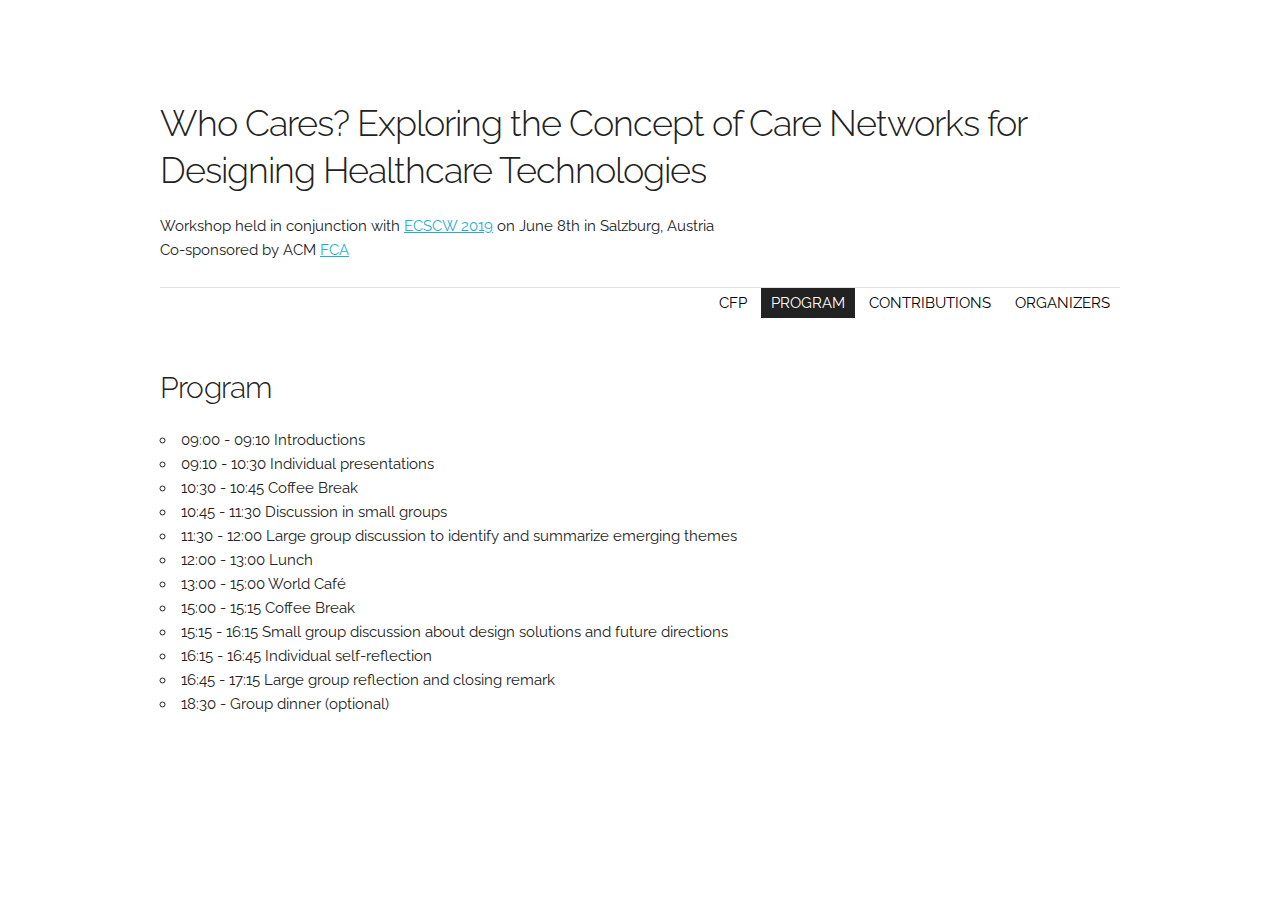
<file: CareNetworksWS/program.html>
<!DOCTYPE html>
<html lang="en">
<head>

  <!-- Basic Page Needs
  –––––––––––––––––––––––––––––––––––––––––––––––––– -->
  <meta charset="utf-8">
  <title>Program - Who Cares? Exploring the Concept of Care Networks for Designing Healthcare Technologies</title>
  <meta name="description" content="">
  <meta name="author" content="">

  <!-- Mobile Specific Metas
  –––––––––––––––––––––––––––––––––––––––––––––––––– -->
  <meta name="viewport" content="width=device-width, initial-scale=1">

  <!-- FONT
  –––––––––––––––––––––––––––––––––––––––––––––––––– -->
  <link href="https://fonts.googleapis.com/css?family=Raleway" rel="stylesheet">
  <link href="//fonts.googleapis.com/css?family=Raleway:400,300,600" rel="stylesheet" type="text/css">

  <!-- CSS
  –––––––––––––––––––––––––––––––––––––––––––––––––– -->
  <link rel="stylesheet" href="css/normalize.css">
  <link rel="stylesheet" href="css/skeleton.css">

  <!-- Favicon
  –––––––––––––––––––––––––––––––––––––––––––––––––– -->
  <link rel="icon" type="image/png" href="images/favicon.png">

</head>
<body>

	<div class="container" style="margin-top: 10rem">
		<h3>Who Cares? Exploring the Concept of Care Networks for Designing Healthcare Technologies</h3>
		<p>Workshop held in conjunction with <a href="https://ecscw.eusset.eu/2019/">ECSCW 2019</a> on June 8th in Salzburg, Austria<br/>
		Co-sponsored by ACM <a href="https://acm-fca.org/">FCA</a></p>
	</div>

	<div class="container">
	<hr class="navi" />
	<nav class="primary u-pull-right">
		<ul>
			<li><a href="index.html">CFP</a></li>
			<li><a class="active" href="program.html">Program</a></li>
			<li><a href="contributions.html">Contributions</a></li>
			<li><a href="organizers.html">Organizers</a></li>
		</ul>
	</nav>
	</div>

  <!-- Primary Page Layout
  –––––––––––––––––––––––––––––––––––––––––––––––––– -->
  <div class="container">  
  
	<div class="row" style="margin-top: 5rem">	
		<h4>Program</h4>
		
	</div>  
	
	<div class="row">
		<div class="eight columns">
		<!--<p>The workshop lasts a full day and is organised as follows.</p>
		
		<p>The morning will start with the submitted position papers. Each presenter will have 5 to 10 minutes for presenting their poster and 1 to 3 minutes for questions. Following the poster presentations, participants will draw care networks, inspired by their fieldwork or their own experience. Discussions will follow these activities to learn from the commonalities and differences between care networks.</p>
		
		<p>During the afternoon, we will draw on the World Caf&eacute; method to stimulate discussions. We will select the most common themes raised during previous discussions and assign theme to a discussion table. We will invite participants to discuss these themes in small groups, and after some minutes, rotate to another table. Following this exercise, we will map ideas, issues, challenges, and future directions.</p>

		<p>Participants are encouraged to join a group dinner to continue discussions and to build relationships with people that share their interests around care networks.</p>
		-->	
			<ul>
				<li class="schedule">09:00 - 09:10 Introductions</li>
				<li class="schedule">09:10 - 10:30 Individual presentations</li>
				<li class="schedule">10:30 - 10:45 Coffee Break</li>
				<li class="schedule">10:45 - 11:30 Discussion in small groups</li>
				<li class="schedule">11:30 - 12:00 Large group discussion to identify and summarize emerging themes</li>
				<li class="schedule">12:00 - 13:00 Lunch </li>
				<li class="schedule">13:00 - 15:00 World Caf&eacute;</li>
				<li class="schedule">15:00 - 15:15 Coffee Break</li>
				<li class="schedule">15:15 - 16:15 Small group discussion about design solutions and future directions</li>
				<li class="schedule">16:15 - 16:45 Individual self-reflection</li>
				<li class="schedule">16:45 - 17:15 Large group reflection and closing remark</li>
				<li class="schedule">18:30 - Group dinner (optional)</li>
			</ul>
		</div>

		<div class="six columns">
			
		</div>
	</div>
	
	<br />
	<br />
	<br />

  </div>
  
  

<!-- End Document
  –––––––––––––––––––––––––––––––––––––––––––––––––– -->
</body>
</html>
</file>
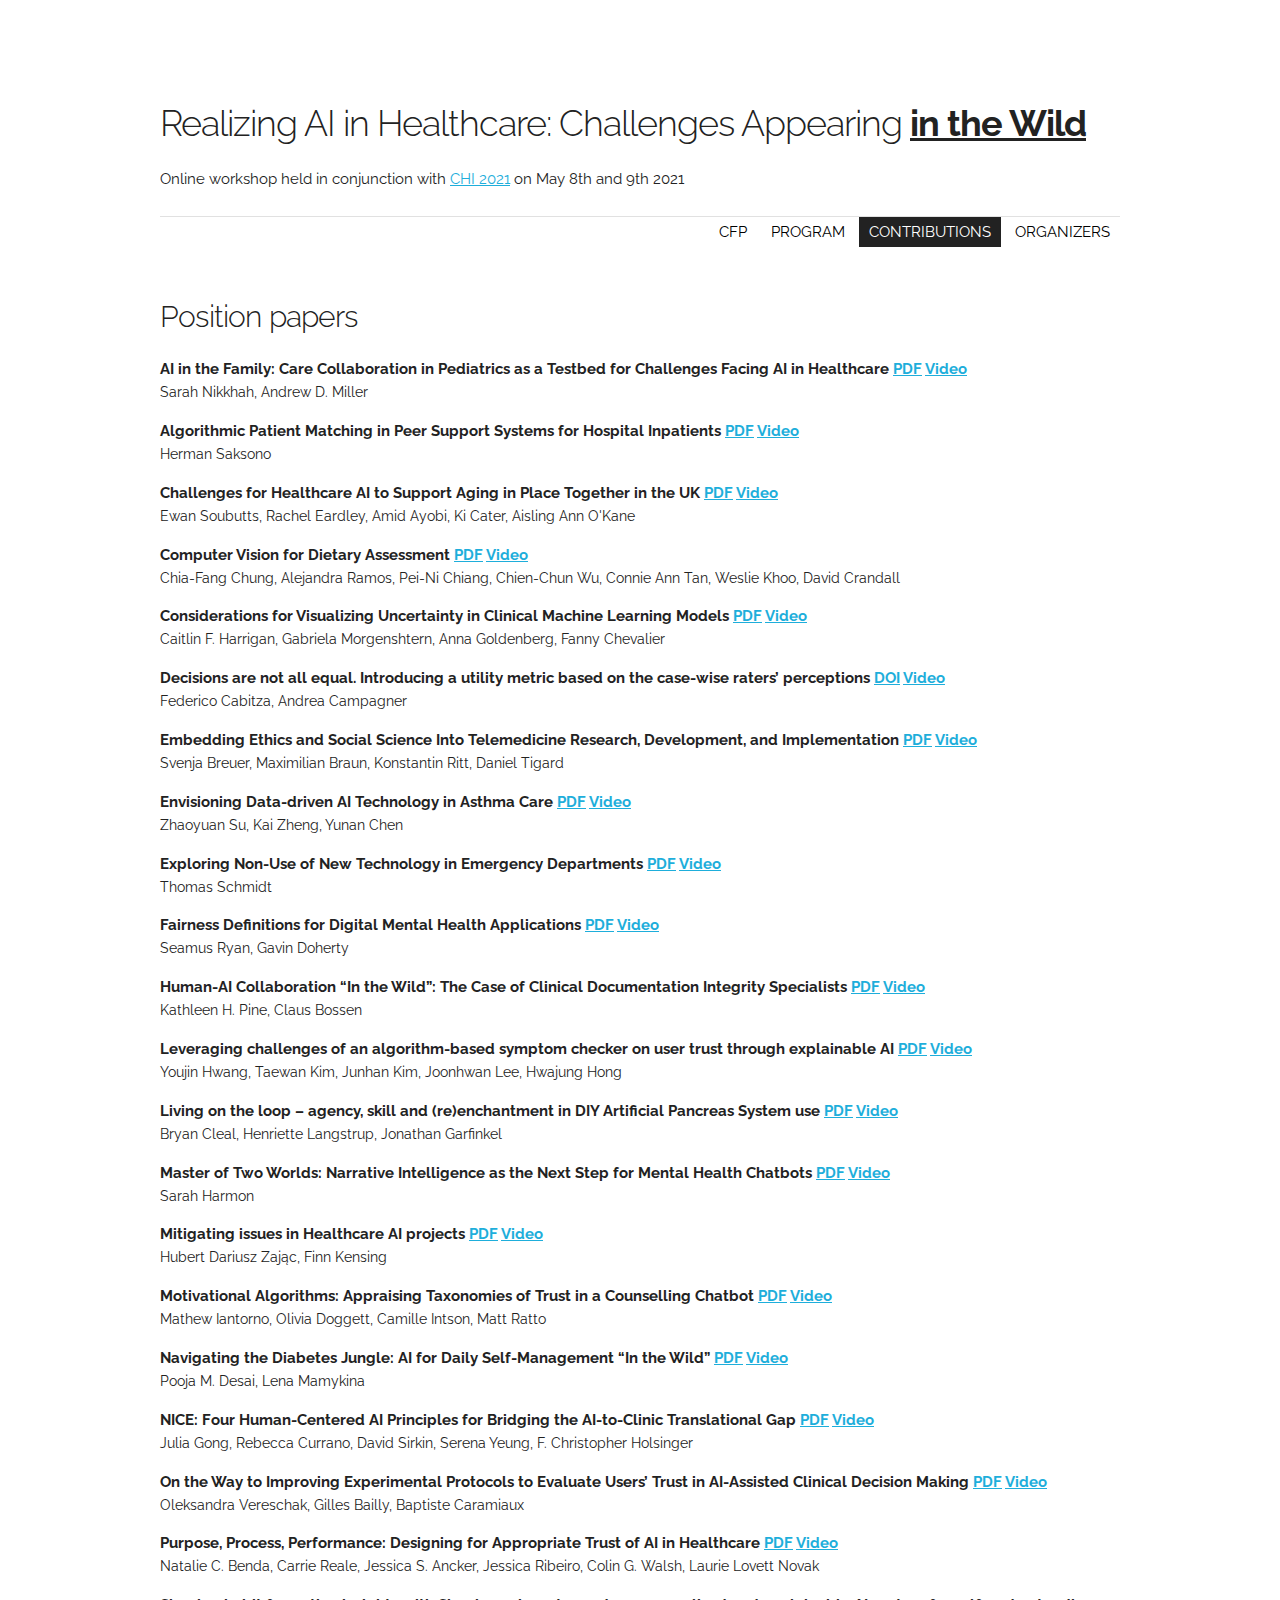
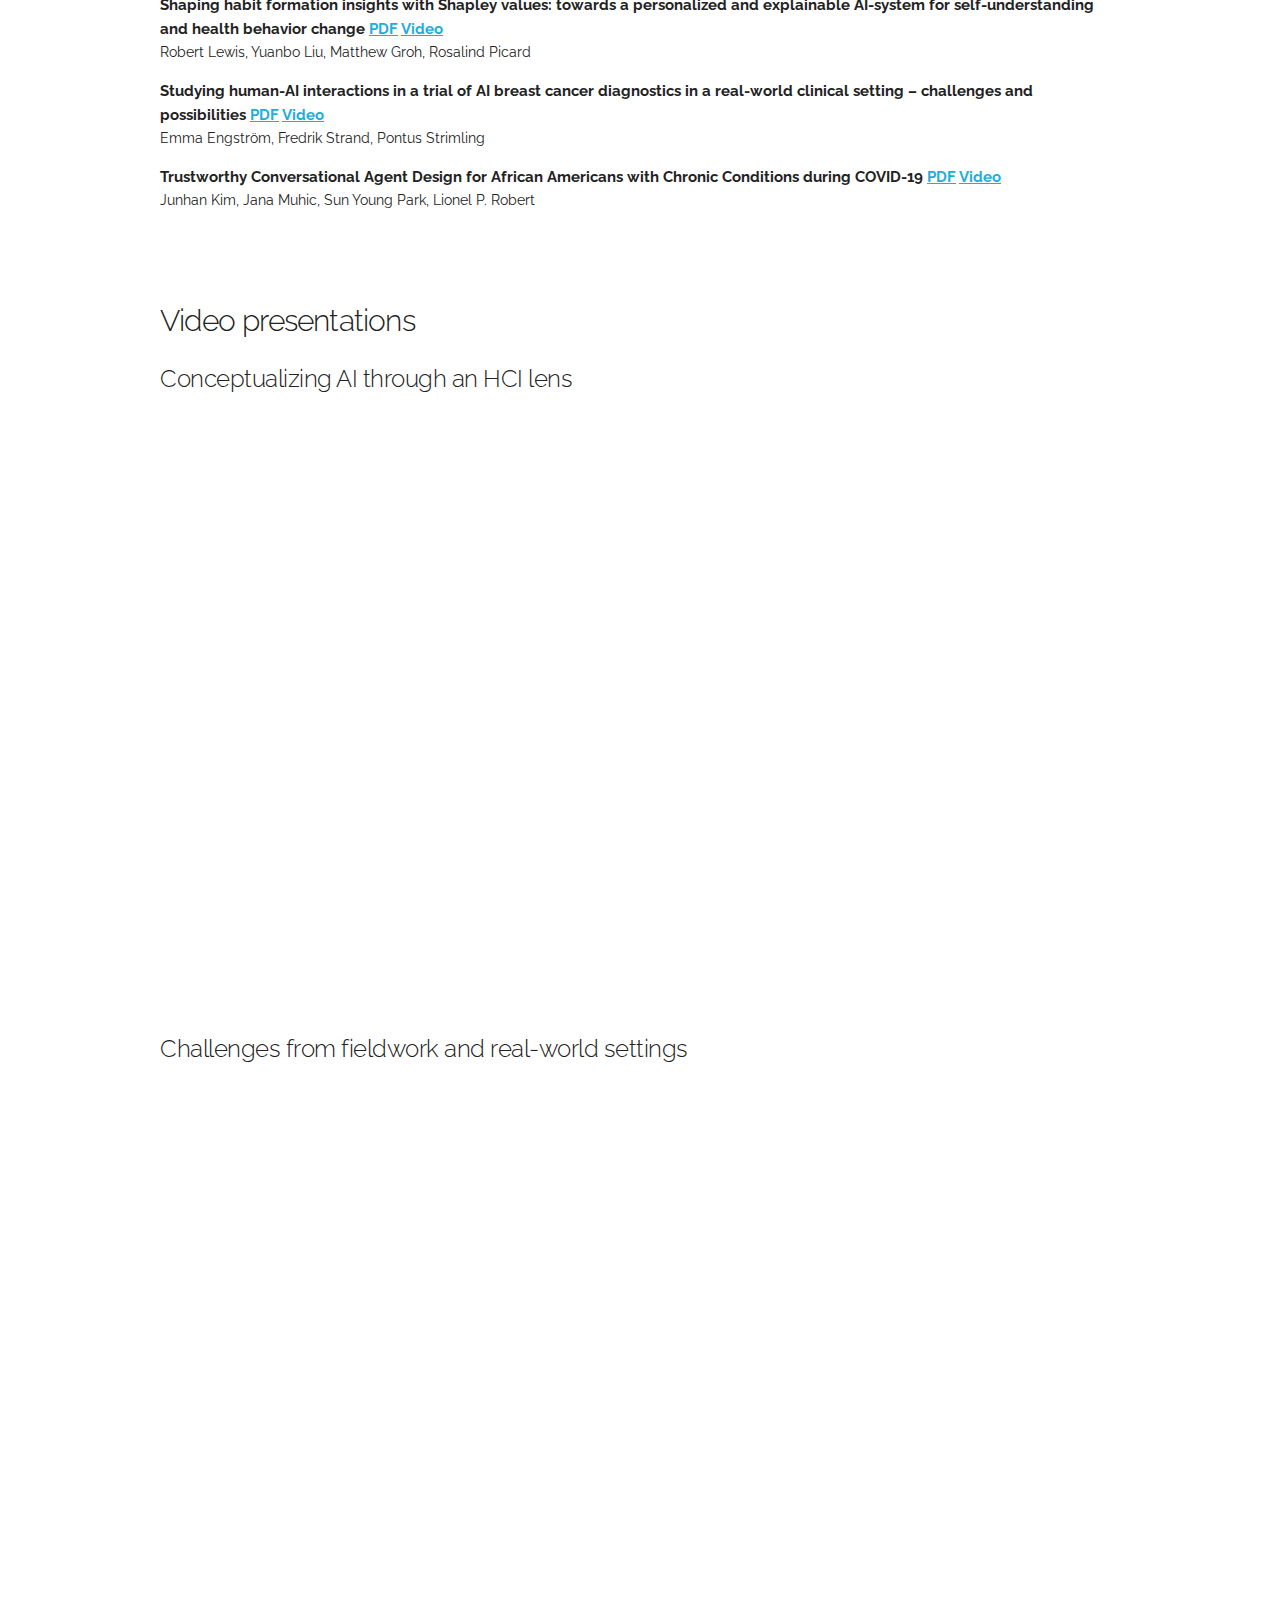
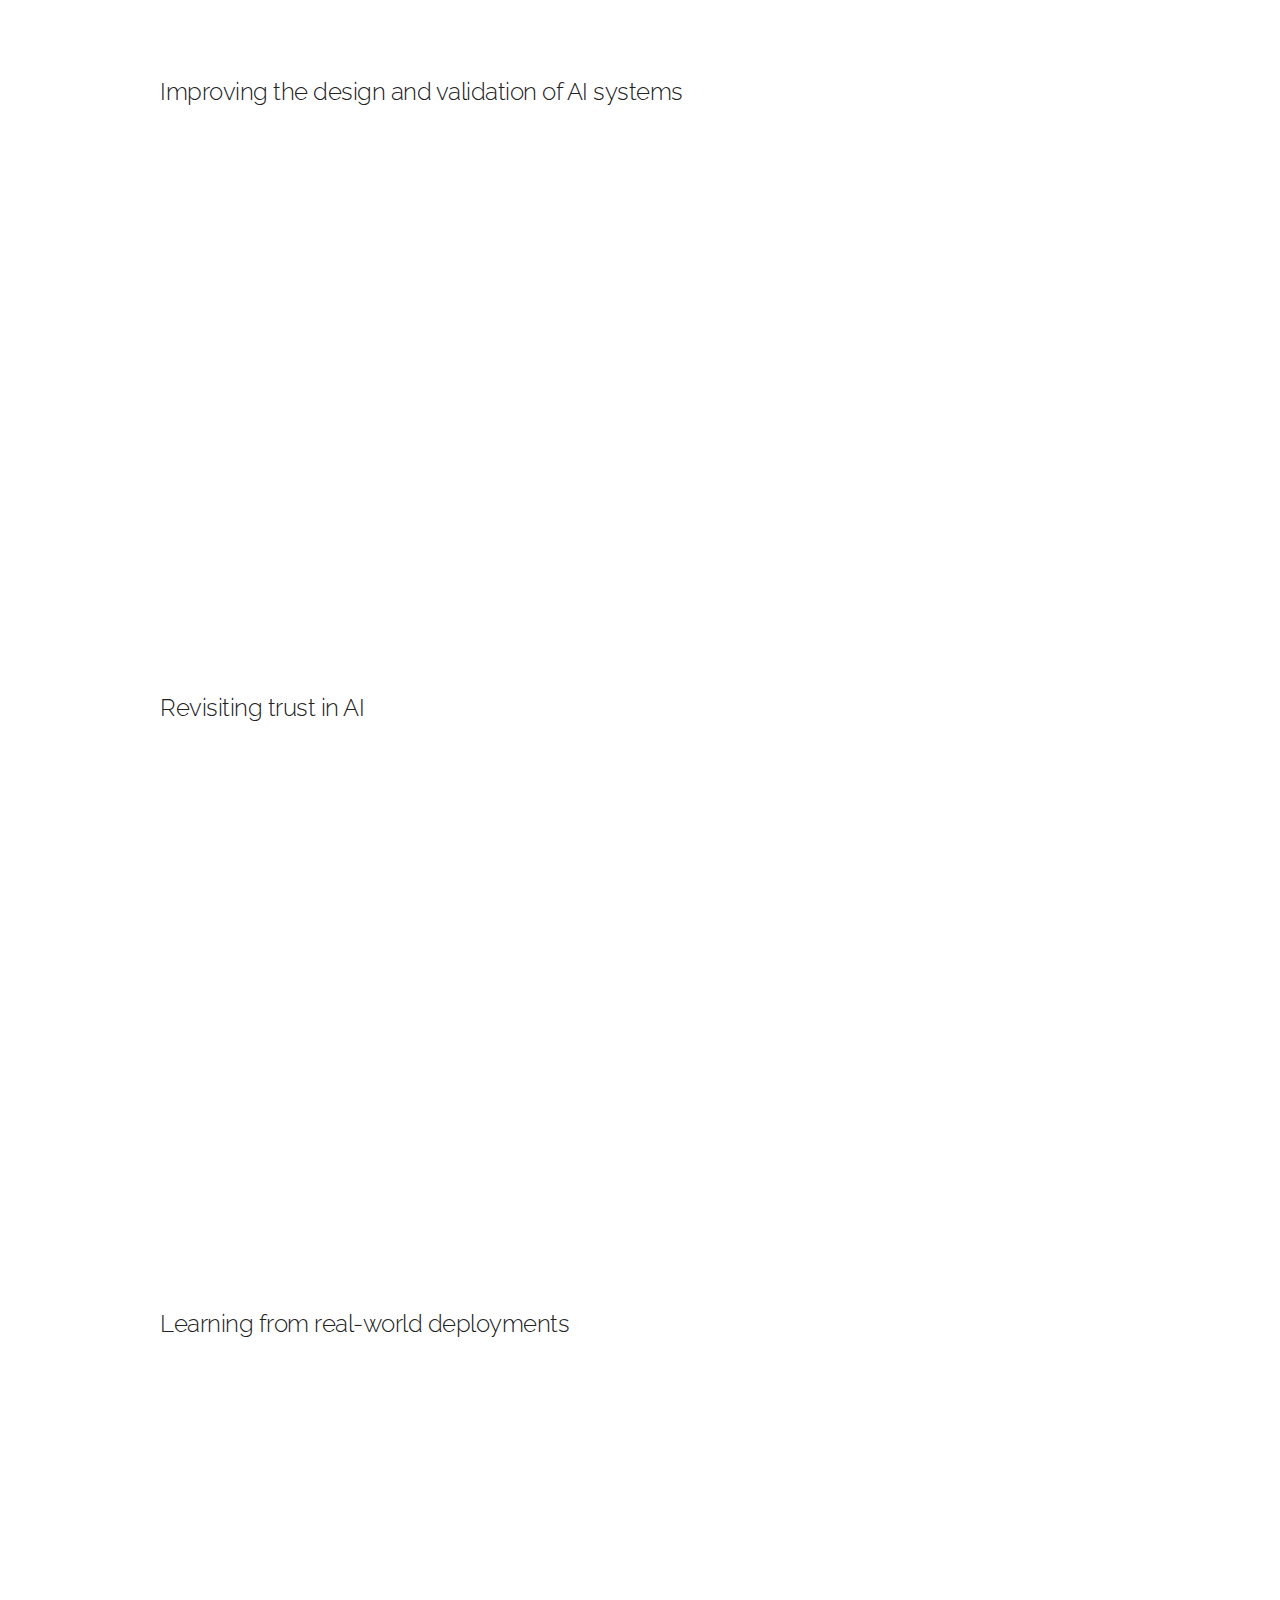
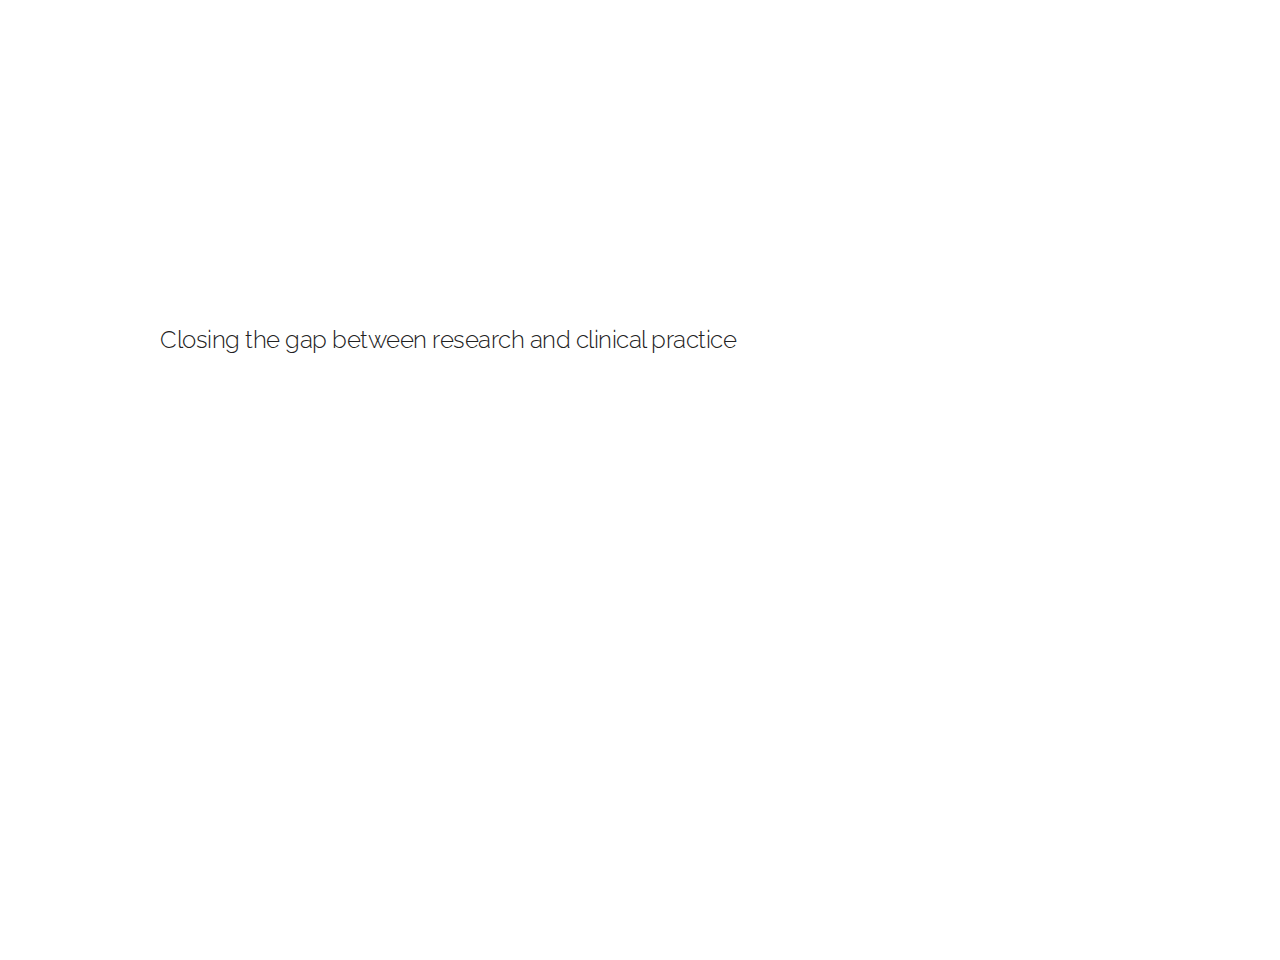
<file: RealizingAIinHealthcareWS/contributions.html>
<!DOCTYPE html>
<html lang="en">
<head>

  <!-- Basic Page Needs
  –––––––––––––––––––––––––––––––––––––––––––––––––– -->
  <meta charset="utf-8">
  <title>Participants - Realizing AI in Healthcare: Challenges Appearing in the Wild</title>
  <meta name="description" content="">
  <meta name="author" content="">

  <!-- Mobile Specific Metas
  –––––––––––––––––––––––––––––––––––––––––––––––––– -->
  <meta name="viewport" content="width=device-width, initial-scale=1">

  <!-- FONT
  –––––––––––––––––––––––––––––––––––––––––––––––––– -->
  <link href="https://fonts.googleapis.com/css?family=Raleway" rel="stylesheet">
  <link href="//fonts.googleapis.com/css?family=Raleway:400,300,600" rel="stylesheet" type="text/css">

  <!-- CSS
  –––––––––––––––––––––––––––––––––––––––––––––––––– -->
  <link rel="stylesheet" href="css/normalize.css">
  <link rel="stylesheet" href="css/skeleton.css">

  <!-- Favicon
  –––––––––––––––––––––––––––––––––––––––––––––––––– -->
  <link rel="icon" type="image/png" href="images/favicon.png">

</head>
<body>

	<div class="container" style="margin-top: 10rem">
		<h3>Realizing AI in Healthcare: Challenges Appearing <strong><u>in the Wild</u></strong></h3>
		<p>Online workshop held in conjunction with <a href="https://chi2021.acm.org/">CHI 2021</a> on May 8th and 9th 2021</p>
	</div>

	<div class="container">
	<hr class="navi" />
	<nav class="primary u-pull-right">
		<ul>
			<li><a href="index.html">CFP</a></li>
			<li><a href="program.html">Program</a></li>
			<li><a class="active" href="contributions.html">Contributions</a></li>
			<li><a href="organizers.html">Organizers</a></li>
		</ul>
	</nav>
	</div>

  <!-- Primary Page Layout
  –––––––––––––––––––––––––––––––––––––––––––––––––– -->
  <div class="container">  
  
	<div class="row" style="margin-top: 5rem">	
			<h4>Position papers</h4>
	</div>
	
	<div class="row">	
		
		
		<div class="workshop" style="display:block">
				<div class="title">AI in the Family: Care Collaboration in Pediatrics as a Testbed for Challenges Facing AI in Healthcare <a href="papers/Nikkhah2021.pdf">PDF</a> <a href="https://vimeo.com/542499640">Video</a></div>
				<div class="authors">Sarah Nikkhah, Andrew D. Miller</div>
		</div>
		
		<div class="workshop" style="display:block">
				<div class="title">Algorithmic Patient Matching in Peer Support Systems
for Hospital Inpatients <a href="papers/Saksono2021.pdf">PDF</a> <a href="https://vimeo.com/542499796">Video</a></div>
				<div class="authors">Herman Saksono</div>
		</div>
		
		<div class="workshop" style="display:block">
				<div class="title">Challenges for Healthcare AI to Support Aging in Place Together in the UK <a href="papers/Soubutts2021.pdf">PDF</a> <a href="https://vimeo.com/542499456">Video</a></div>
				<div class="authors">Ewan Soubutts, Rachel Eardley, Amid Ayobi, Ki Cater, Aisling Ann O'Kane</div>
		</div>
		
		<div class="workshop" style="display:block">
				<div class="title">Computer Vision for Dietary Assessment <a href="papers/Chung2021.pdf">PDF</a> <a href="https://vimeo.com/542499890">Video</a></div>
				<div class="authors">Chia-Fang Chung, Alejandra Ramos, Pei-Ni Chiang, Chien-Chun Wu, Connie Ann Tan, Weslie Khoo, David Crandall</div>
		</div>
		
		<div class="workshop" style="display:block">
				<div class="title">Considerations for Visualizing Uncertainty in Clinical Machine Learning Models <a href="papers/Harrigan2021.pdf">PDF</a> <a href="https://vimeo.com/542499858">Video</a></div>
				<div class="authors">Caitlin F. Harrigan, Gabriela Morgenshtern, Anna Goldenberg, Fanny Chevalier</div>
		</div>
		
		<div class="workshop" style="display:block">
				<div class="title">Decisions are not all equal. Introducing a utility metric based on the case-wise raters’ perceptions <a href="http://doi.org/10.5281/zenodo.4714495">DOI</a> <a href="https://vimeo.com/542499287">Video</a></div>
				<div class="authors">Federico Cabitza, Andrea Campagner</div>
		</div>
		
		<div class="workshop" style="display:block">
				<div class="title">Embedding Ethics and Social Science Into Telemedicine Research, Development, and Implementation <a href="papers/Breuer2021.pdf">PDF</a> <a href="https://vimeo.com/542499515">Video</a></div>
				<div class="authors">Svenja Breuer, Maximilian Braun, Konstantin Ritt, Daniel Tigard</div>
		</div>
		
		<div class="workshop" style="display:block">
				<div class="title">Envisioning Data-driven AI Technology in Asthma Care <a href="papers/Su2021.pdf">PDF</a> <a href="https://vimeo.com/542499498">Video</a></div>
				<div class="authors">Zhaoyuan Su, Kai Zheng, Yunan Chen</div>
		</div>
		
		<div class="workshop" style="display:block">
				<div class="title">Exploring Non-Use of New Technology in Emergency Departments <a href="papers/Schmidt2021.pdf">PDF</a> <a href="https://vimeo.com/542499222">Video</a></div>
				<div class="authors">Thomas Schmidt</div>
		</div>
		
		<div class="workshop" style="display:block">
				<div class="title">Fairness Definitions for Digital Mental Health Applications <a href="papers/Ryan2021.pdf">PDF</a> <a href="https://vimeo.com/542499333">Video</a></div>
				<div class="authors">Seamus Ryan, Gavin Doherty</div>
		</div>
		
		<div class="workshop" style="display:block">
				<div class="title">Human-AI Collaboration “In the Wild”: The Case of Clinical Documentation Integrity Specialists <a href="papers/Pine2021.pdf">PDF</a> <a href="https://vimeo.com/542499243">Video</a></div>
				<div class="authors">Kathleen H. Pine, Claus Bossen</div>
		</div>
		
		<div class="workshop" style="display:block">
				<div class="title">Leveraging challenges of an algorithm-based symptom checker on user trust through explainable AI <a href="papers/Hwang2021.pdf">PDF</a> <a href="https://vimeo.com/543043162">Video</a></div>
				<div class="authors">Youjin Hwang, Taewan Kim, Junhan Kim, Joonhwan Lee, Hwajung Hong</div>
		</div>
		
		<div class="workshop" style="display:block">
				<div class="title">Living on the loop – agency, skill and (re)enchantment in DIY Artificial Pancreas System use <a href="papers/Cleal2021.pdf">PDF</a> <a href="https://vimeo.com/542499555">Video</a></div>
				<div class="authors">Bryan Cleal, Henriette Langstrup, Jonathan Garfinkel</div>
		</div>
		
		<div class="workshop" style="display:block">
				<div class="title">Master of Two Worlds: Narrative Intelligence as the Next Step for Mental Health Chatbots <a href="papers/Harmon2021.pdf">PDF</a> <a href="https://vimeo.com/542500031">Video</a></div>
				<div class="authors">Sarah Harmon</div>
		</div>
		
		<div class="workshop" style="display:block">
				<div class="title">Mitigating issues in Healthcare AI projects <a href="papers/Zajac2021.pdf">PDF</a> <a href="https://vimeo.com/542499757">Video</a></div>
				<div class="authors">Hubert Dariusz Zając, Finn Kensing</div>
		</div>
		
		<div class="workshop" style="display:block">
				<div class="title">Motivational Algorithms: Appraising Taxonomies of Trust in a Counselling Chatbot <a href="papers/Iantorno2021.pdf">PDF</a> <a href="https://vimeo.com/542499667">Video</a></div>
				<div class="authors">Mathew Iantorno, Olivia Doggett, Camille Intson, Matt Ratto</div>
		</div>
		
		<div class="workshop" style="display:block">
				<div class="title">Navigating the Diabetes Jungle: AI for Daily Self-Management “In the Wild” <a href="papers/Desai2021.pdf">PDF</a> <a href="https://vimeo.com/542499732">Video</a></div>
				<div class="authors">Pooja M. Desai, Lena Mamykina</div>
		</div>
		
		<div class="workshop" style="display:block">
			<div class="title">NICE: Four Human-Centered AI Principles for Bridging the AI-to-Clinic Translational Gap <a href="papers/Gong2021.pdf">PDF</a> <a href="https://vimeo.com/542499194">Video</a></div>
				<div class="authors">Julia Gong, Rebecca Currano, David Sirkin, Serena Yeung, F. Christopher Holsinger</div>
		</div>
		
		<div class="workshop" style="display:block">
				<div class="title">On the Way to Improving Experimental Protocols to Evaluate Users’ Trust in AI-Assisted Clinical Decision Making <a href="papers/Vereschak2021.pdf">PDF</a> <a href="https://vimeo.com/542499266">Video</a></div>
				<div class="authors">Oleksandra Vereschak, Gilles Bailly, Baptiste Caramiaux</div>
		</div>
		
		<div class="workshop" style="display:block">
				<div class="title">Purpose, Process, Performance: Designing for Appropriate Trust of AI in Healthcare <a href="papers/Benda2021.pdf">PDF</a> <a href="https://vimeo.com/542499308">Video</a></div>
				<div class="authors">Natalie C. Benda, Carrie Reale, Jessica S. Ancker, Jessica Ribeiro, Colin G. Walsh, Laurie Lovett Novak</div>
		</div>
		
		<div class="workshop" style="display:block">
				<div class="title">Shaping habit formation insights with Shapley values: towards a personalized and explainable AI-system for self-understanding and health behavior change <a href="papers/Lewis2021.pdf">PDF</a> <a href="https://vimeo.com/542499838">Video</a></div>
				<div class="authors">Robert Lewis, Yuanbo Liu, Matthew Groh, Rosalind Picard</div>
		</div>
		
		<div class="workshop" style="display:block">
				<div class="title">Studying human-AI interactions in a trial of AI breast cancer diagnostics in a real-world clinical setting – challenges and possibilities <a href="papers/Engstrom2021.pdf">PDF</a> <a href="https://vimeo.com/542499430">Video</a></div>
				<div class="authors">Emma Engstr&ouml;m, Fredrik Strand, Pontus Strimling</div>
		</div>
		
		<div class="workshop" style="display:block">
				<div class="title">Trustworthy Conversational Agent Design for African Americans with Chronic Conditions during COVID-19 <a href="papers/Kim2021.pdf">PDF</a> <a href="https://vimeo.com/543043219">Video</a></div>
				<div class="authors">Junhan Kim, Jana Muhic, Sun Young Park, Lionel P. Robert</div>
		</div>
	<br />	
  </div>
	
	<div class="row" style="margin-top: 5rem">	
			<h4>Video presentations</h4>
			<h5>Conceptualizing AI through an HCI lens</h5>
			<iframe src="https://player.vimeo.com/video/542499333?title=0&byline=0&portrait=0" width="440" height="248" frameborder="0" allow="autoplay; fullscreen; picture-in-picture" allowfullscreen></iframe>
			<iframe src="https://player.vimeo.com/video/542499838?title=0&byline=0&portrait=0" width="440" height="275" frameborder="0" allow="autoplay; fullscreen; picture-in-picture" allowfullscreen></iframe>
			<iframe src="https://player.vimeo.com/video/542499515?title=0&byline=0&portrait=0" width="440" height="275" frameborder="0" allow="autoplay; fullscreen; picture-in-picture" allowfullscreen></iframe>
			<iframe src="https://player.vimeo.com/video/542532914?title=0&byline=0&portrait=0" width="440" height="275" frameborder="0" allow="autoplay; fullscreen; picture-in-picture" allowfullscreen></iframe>
	</div>
	
	<div class="row" style="margin-top: 5rem">	
			<h5>Challenges from fieldwork and real-world settings</h5>
			<iframe src="https://player.vimeo.com/video/542499640?title=0&byline=0&portrait=0" width="440" height="248" frameborder="0" allow="autoplay; fullscreen; picture-in-picture" allowfullscreen></iframe>
			<iframe src="https://player.vimeo.com/video/542499796?title=0&byline=0&portrait=0" width="440" height="248" frameborder="0" allow="autoplay; fullscreen; picture-in-picture" allowfullscreen></iframe>
			<iframe src="https://player.vimeo.com/video/542499456?title=0&byline=0&portrait=0" width="440" height="275" frameborder="0" allow="autoplay; fullscreen; picture-in-picture" allowfullscreen></iframe>
			<iframe src="https://player.vimeo.com/video/542499498?title=0&byline=0&portrait=0" width="440" height="275" frameborder="0" allow="autoplay; fullscreen; picture-in-picture" allowfullscreen></iframe>
	</div>
	
	
	<div class="row" style="margin-top: 5rem">	
			<h5>Improving the design and validation of AI systems</h5>
			<iframe src="https://player.vimeo.com/video/542500031?title=0&byline=0&portrait=0" width="440" height="248" frameborder="0" allow="autoplay; fullscreen; picture-in-picture" allowfullscreen></iframe>
			<iframe src="https://player.vimeo.com/video/542499667?title=0&byline=0&portrait=0" width="440" height="248" frameborder="0" allow="autoplay; fullscreen; picture-in-picture" allowfullscreen></iframe>
			<iframe src="https://player.vimeo.com/video/542499287?title=0&byline=0&portrait=0" width="440" height="247" frameborder="0" allow="autoplay; fullscreen; picture-in-picture" allowfullscreen></iframe>
			<iframe src="https://player.vimeo.com/video/542499430?title=0&byline=0&portrait=0" width="440" height="248" frameborder="0" allow="autoplay; fullscreen; picture-in-picture" allowfullscreen></iframe>
	</div>
	
	<div class="row" style="margin-top: 5rem">	
			<h5>Revisiting trust in AI</h5>
			<iframe src="https://player.vimeo.com/video/542499858?title=0&byline=0&portrait=0" width="440" height="248" frameborder="0" allow="autoplay; fullscreen; picture-in-picture" allowfullscreen></iframe>
			<iframe src="https://player.vimeo.com/video/543043162?title=0&byline=0&portrait=0" width="440" height="248" frameborder="0" allow="autoplay; fullscreen; picture-in-picture" allowfullscreen></iframe>
			<iframe src="https://player.vimeo.com/video/542499308?title=0&byline=0&portrait=0" width="440" height="247" frameborder="0" allow="autoplay; fullscreen; picture-in-picture" allowfullscreen></iframe>
			<iframe src="https://player.vimeo.com/video/543043219?title=0&byline=0&portrait=0" width="440" height="248" frameborder="0" allow="autoplay; fullscreen; picture-in-picture" allowfullscreen></iframe>
	</div>
	
	<div class="row" style="margin-top: 5rem">	
			<h5>Learning from real-world deployments</h5>
			<iframe src="https://player.vimeo.com/video/542499222?title=0&byline=0&portrait=0" width="440" height="248" frameborder="0" allow="autoplay; fullscreen; picture-in-picture" allowfullscreen></iframe>
			<iframe src="https://player.vimeo.com/video/542499243?title=0&byline=0&portrait=0" width="440" height="248" frameborder="0" allow="autoplay; fullscreen; picture-in-picture" allowfullscreen></iframe>
			<iframe src="https://player.vimeo.com/video/542499555?title=0&byline=0&portrait=0" width="440" height="247" frameborder="0" allow="autoplay; fullscreen; picture-in-picture" allowfullscreen></iframe>
			<iframe src="https://player.vimeo.com/video/542499732?title=0&byline=0&portrait=0" width="440" height="248" frameborder="0" allow="autoplay; fullscreen; picture-in-picture" allowfullscreen></iframe>
	</div>
	
	<div class="row" style="margin-top: 5rem">	
			<h5>Closing the gap between research and clinical practice</h5>
			<iframe src="https://player.vimeo.com/video/542499757?title=0&byline=0&portrait=0" width="440" height="248" frameborder="0" allow="autoplay; fullscreen; picture-in-picture" allowfullscreen></iframe>
			<iframe src="https://player.vimeo.com/video/542499194?title=0&byline=0&portrait=0" width="440" height="248" frameborder="0" allow="autoplay; fullscreen; picture-in-picture" allowfullscreen></iframe>
			<iframe src="https://player.vimeo.com/video/542499266?title=0&byline=0&portrait=0" width="440" height="247" frameborder="0" allow="autoplay; fullscreen; picture-in-picture" allowfullscreen></iframe>
			<iframe src="https://player.vimeo.com/video/542499890?title=0&byline=0&portrait=0" width="440" height="248" frameborder="0" allow="autoplay; fullscreen; picture-in-picture" allowfullscreen></iframe>
	</div>
	
		<br />	
		<br />	
		<br />	
  
  </div>

<!-- End Document
  –––––––––––––––––––––––––––––––––––––––––––––––––– -->
</body>
</html>
</file>
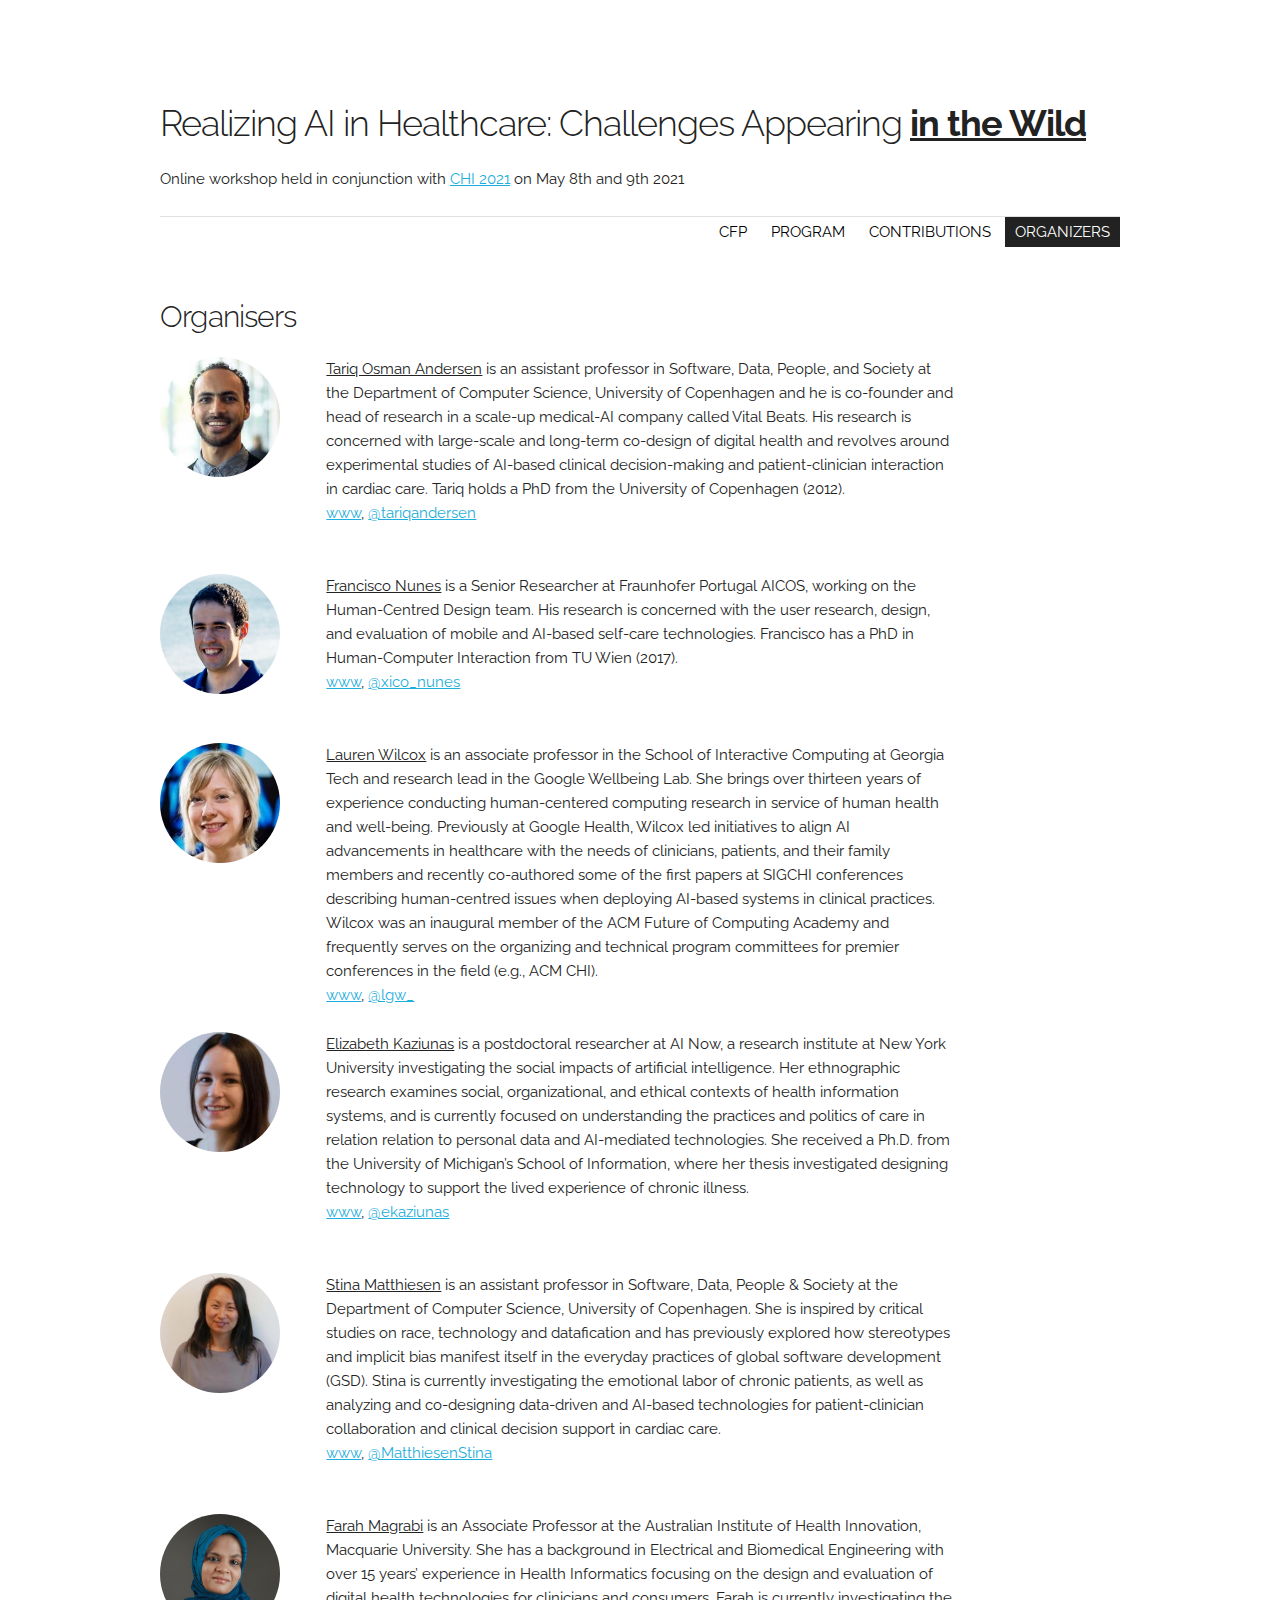
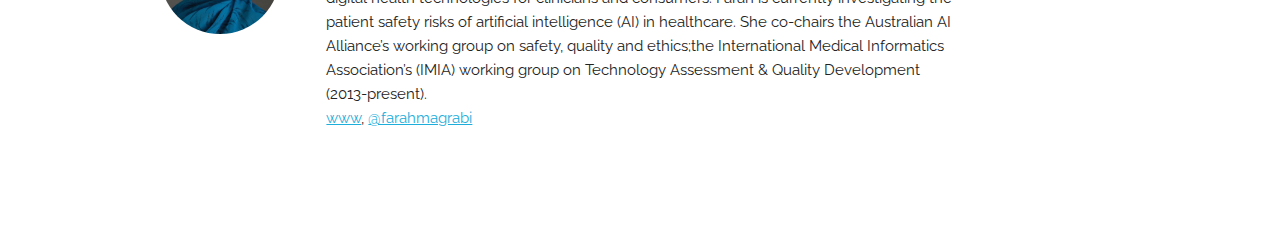
<file: RealizingAIinHealthcareWS/organizers.html>
<!DOCTYPE html>
<html lang="en">
<head>

  <!-- Basic Page Needs
  –––––––––––––––––––––––––––––––––––––––––––––––––– -->
  <meta charset="utf-8">
  <title>Organizers - Realizing AI in Healthcare: Challenges Appearing in the Wild</title>
  <meta name="description" content="">
  <meta name="author" content="">

  <!-- Mobile Specific Metas
  –––––––––––––––––––––––––––––––––––––––––––––––––– -->
  <meta name="viewport" content="width=device-width, initial-scale=1">

  <!-- FONT
  –––––––––––––––––––––––––––––––––––––––––––––––––– -->
  <link href="https://fonts.googleapis.com/css?family=Raleway" rel="stylesheet">
  <link href="//fonts.googleapis.com/css?family=Raleway:400,300,600" rel="stylesheet" type="text/css">

  <!-- CSS
  –––––––––––––––––––––––––––––––––––––––––––––––––– -->
  <link rel="stylesheet" href="css/normalize.css">
  <link rel="stylesheet" href="css/skeleton.css">

  <!-- Favicon
  –––––––––––––––––––––––––––––––––––––––––––––––––– -->
  <link rel="icon" type="image/png" href="images/favicon.png">

</head>
<body>

	<div class="container" style="margin-top: 10rem">
		<h3>Realizing AI in Healthcare: Challenges Appearing <strong><u>in the Wild</u></strong></h3>
		<p>Online workshop held in conjunction with <a href="https://chi2021.acm.org/">CHI 2021</a> on May 8th and 9th 2021</p>
	</div>

	<div class="container">
	<hr class="navi" />
	<nav class="primary u-pull-right">
		<ul>
			<li><a href="index.html">CFP</a></li>
			<li><a href="program.html">Program</a></li>
			<li><a href="contributions.html">Contributions</a></li>
			<li><a class="active" href="organizers.html">Organizers</a></li>
		</ul>
	</nav>
	</div>

  <!-- Primary Page Layout
  –––––––––––––––––––––––––––––––––––––––––––––––––– -->

  <div class="container">  
  	
	<div class="row" style="margin-top: 5rem">			
			<h4>Organisers</h4>
	</div>

	<div class="row">	
		<div class="two columns">
			<img class="img-circle" src="images/tariq.jpg" alt="Tariq Andersen's picture" />
		</div>
		<div class="eight columns">
		
			
		
			<p><u>Tariq Osman Andersen</u> is an assistant professor in Software, Data, People, and Society at the Department of Computer Science, University of Copenhagen and he is co-founder and head of research in a scale-up medical-AI company called Vital Beats. His research is concerned with large-scale and long-term co-design of digital health and revolves around experimental studies of AI-based clinical decision-making and patient-clinician interaction in cardiac care. Tariq holds a PhD from the University of Copenhagen (2012). <br/>
			<a href="https://www.researchgate.net/profile/Tariq_Andersen">www</a>, 
			<a href="https://twitter.com/tariqandersen">@tariqandersen</a>
			</p>
			<br/>
		</div>
	</div>
	
	<div class="row">	
		<div class="two columns">
			<img class="img-circle" src="images/francisco.jpg" alt="Francisco Nunes' picture" />
		</div>
		<div class="eight columns">
			<p><u>Francisco Nunes</u> is a Senior Researcher at Fraunhofer Portugal AICOS, working on the Human-Centred Design team. His research is concerned with the user research, design, and evaluation of mobile and AI-based self-care technologies. Francisco has a PhD in Human-Computer Interaction from TU Wien (2017).<br/>
			<a href="http://francisconunes.me/">www</a>, 
			<a href="https://twitter.com/xico_nunes">@xico_nunes</a>
			</p>
			<br/>
		</div>
	</div>
	
	<div class="row">	
		<div class="two columns">
			<img class="img-circle" src="images/lauren.jpg" alt="Lauren Wilcox' picture" />
		</div>
		<div class="eight columns">
			<p><u>Lauren Wilcox</u> is an associate professor in the School of Interactive Computing at Georgia Tech and research lead in the Google Wellbeing Lab. She brings over thirteen years of experience conducting human-centered computing research in service of human health and well-being. Previously at Google Health, Wilcox led initiatives to align AI advancements in healthcare with the needs of clinicians, patients, and their family members and recently co-authored some of the first papers at SIGCHI conferences describing human-centred issues when deploying AI-based systems in clinical practices. Wilcox was an inaugural member of the ACM Future of Computing Academy and frequently serves on the organizing and technical program committees for premier conferences in the field (e.g., ACM CHI).<br/>
			<a href="https://www.cc.gatech.edu/people/lauren-g-wilcox">www</a>, 
			<a href="https://twitter.com/lgw_">@lgw_</a>
			</p>
		</div>
	</div>
	
	<div class="row">	
		<div class="two columns">
			<img class="img-circle" src="images/elizabeth.jpg" alt="Elizabeth Kaziunas' picture" />
		</div>
		<div class="eight columns">
			<p><u>Elizabeth Kaziunas</u> is a postdoctoral researcher at AI Now, a research institute at New York University investigating the social impacts of artificial intelligence. Her ethnographic research examines social, organizational, and ethical contexts of health information systems, and is currently focused on understanding the practices and politics of care in relation relation to personal data and AI-mediated technologies. She received a Ph.D. from the University of Michigan’s School of Information, where her thesis investigated designing technology to support the lived experience of chronic illness.<br/>
			<a href="https://www.elizabethkaziunas.com/">www</a>, 
			<a href="https://twitter.com/ekaziunas">@ekaziunas</a>
			</p>
			<br/>
		</div>
	</div>

	<div class="row">	
		<div class="two columns">
			<img class="img-circle" src="images/stina.jpg" alt="Stina Matthiesen's picture" />
		</div>
		<div class="eight columns">
			<p><u>Stina Matthiesen</u> is an assistant professor in Software, Data, People & Society at the Department of Computer Science, University of Copenhagen. She is inspired by critical studies on race, technology and datafication and has previously explored how stereotypes and implicit bias manifest itself in the everyday practices of global software development (GSD). Stina is currently investigating the emotional labor of chronic patients, as well as analyzing and co-designing data-driven and AI-based technologies for patient-clinician collaboration and clinical decision support in cardiac care.<br/>
			<a href="https://www.researchgate.net/profile/Stina_Matthiesen">www</a>, 
			<a href="https://twitter.com/MatthiesenStina">@MatthiesenStina</a>
			</p>
			<br/>
		</div>
	</div>
	
	<div class="row">	
		<div class="two columns">
			<img class="img-circle" src="images/farah.jpg" alt="Farah Magrabi's picture" />
		</div>
		<div class="eight columns">
			<p><u>Farah Magrabi</u> is an Associate Professor at the Australian Institute of Health Innovation, Macquarie University. She has a background in Electrical and Biomedical Engineering with over 15 years’ experience in Health Informatics focusing on the design and evaluation of digital health technologies for clinicians and consumers. Farah is currently investigating the patient safety risks of artificial intelligence (AI) in healthcare. She co-chairs the Australian AI Alliance’s working group on safety, quality and ethics;the International Medical Informatics Association’s (IMIA) working group on Technology Assessment & Quality Development (2013-present).<br/>
			<a href="https://researchers.mq.edu.au/en/persons/farah-magrabi">www</a>, 
			<a href="https://twitter.com/farahmagrabi">@farahmagrabi</a>
			</p>
			<br/>
		</div>
	</div>
	<br />
	<br />
	<br />
	
  </div>
  

<!-- End Document
  –––––––––––––––––––––––––––––––––––––––––––––––––– -->
</body>
</html>
</file>
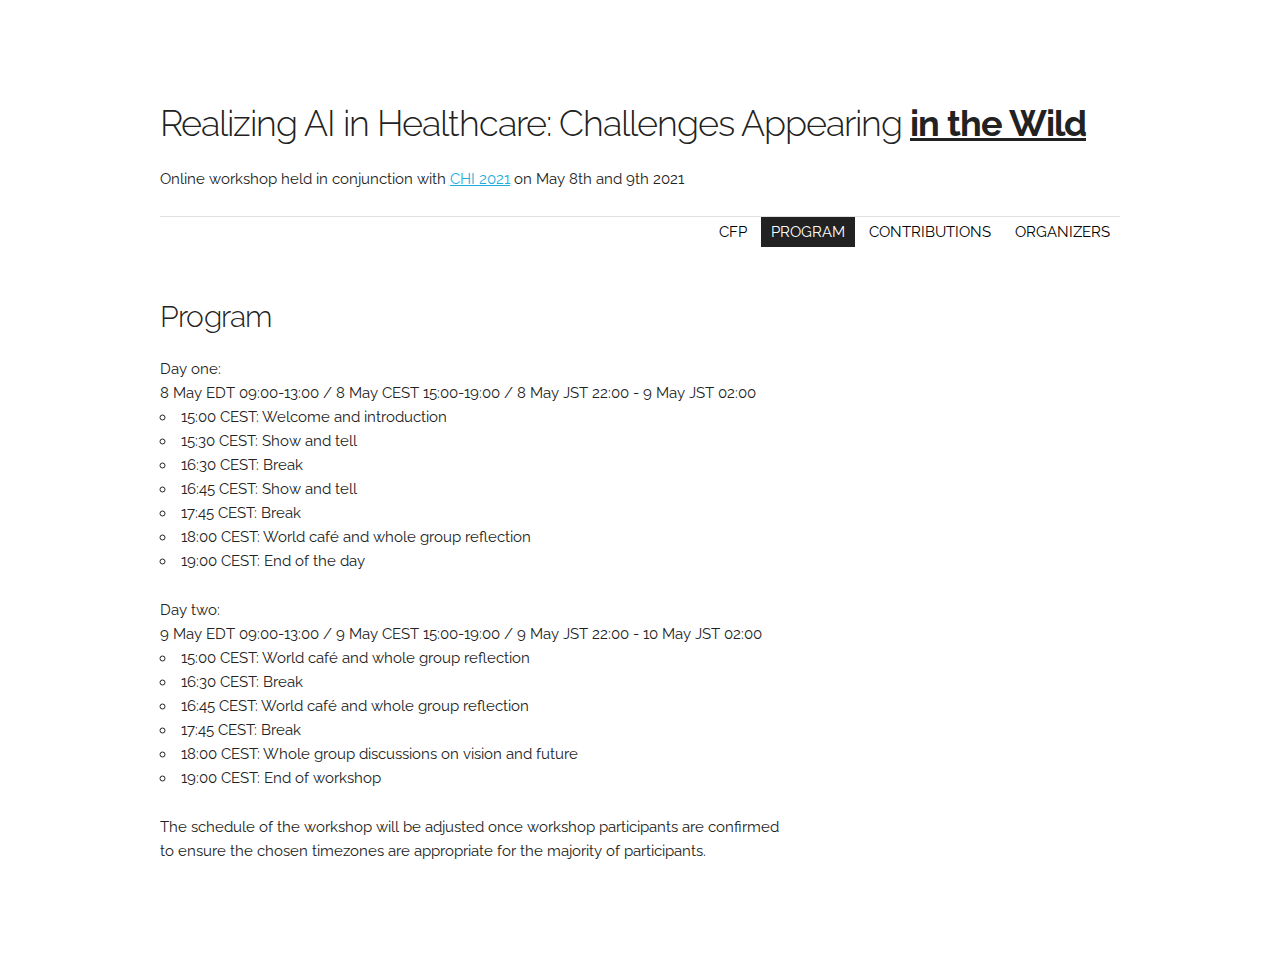
<file: RealizingAIinHealthcareWS/program.html>
<!DOCTYPE html>
<html lang="en">
<head>

  <!-- Basic Page Needs
  –––––––––––––––––––––––––––––––––––––––––––––––––– -->
  <meta charset="utf-8">
  <title>Program - Realizing AI in Healthcare: Challenges Appearing in the Wild</title>
  <meta name="description" content="">
  <meta name="author" content="">

  <!-- Mobile Specific Metas
  –––––––––––––––––––––––––––––––––––––––––––––––––– -->
  <meta name="viewport" content="width=device-width, initial-scale=1">

  <!-- FONT
  –––––––––––––––––––––––––––––––––––––––––––––––––– -->
  <link href="https://fonts.googleapis.com/css?family=Raleway" rel="stylesheet">
  <link href="//fonts.googleapis.com/css?family=Raleway:400,300,600" rel="stylesheet" type="text/css">

  <!-- CSS
  –––––––––––––––––––––––––––––––––––––––––––––––––– -->
  <link rel="stylesheet" href="css/normalize.css">
  <link rel="stylesheet" href="css/skeleton.css">

  <!-- Favicon
  –––––––––––––––––––––––––––––––––––––––––––––––––– -->
  <link rel="icon" type="image/png" href="images/favicon.png">

</head>
<body>

	<div class="container" style="margin-top: 10rem">
		<h3>Realizing AI in Healthcare: Challenges Appearing <strong><u>in the Wild</u></strong></h3>
		<p>Online workshop held in conjunction with <a href="https://chi2021.acm.org/">CHI 2021</a> on May 8th and 9th 2021</p>
	</div>

	<div class="container">
	<hr class="navi" />
	<nav class="primary u-pull-right">
		<ul>
			<li><a href="index.html">CFP</a></li>
			<li><a class="active" href="program.html">Program</a></li>
			<li><a href="contributions.html">Contributions</a></li>
			<li><a href="organizers.html">Organizers</a></li>
		</ul>
	</nav>
	</div>

  <!-- Primary Page Layout
  –––––––––––––––––––––––––––––––––––––––––––––––––– -->
  <div class="container">
  
	<div class="row" style="margin-top: 5rem">	
		<h4>Program</h4>
		
	</div>  
	
	<div class="row">
	
		<div class="eight columns">
			Day one:<br />
			8 May EDT 09:00-13:00 / 8 May CEST 15:00-19:00 / 8 May JST 22:00 - 9 May JST 02:00
			<ul>
				<li class="schedule">15:00 CEST: Welcome and introduction</li>
				<li class="schedule">15:30 CEST: Show and tell</li>
				<li class="schedule">16:30 CEST: Break</li>
				<li class="schedule">16:45 CEST: Show and tell</li>
				<li class="schedule">17:45 CEST: Break</li>
				<li class="schedule">18:00 CEST: World café and whole group reflection</li>
	       		<li class="schedule">19:00 CEST: End of the day</li>
			</ul>
			
			Day two:<br />
			9 May EDT 09:00-13:00 / 9 May CEST 15:00-19:00 / 9 May JST 22:00 - 10 May JST 02:00
			<ul>
				<li class="schedule">15:00 CEST: World café and whole group reflection</li>
				<li class="schedule">16:30 CEST: Break</li>
				<li class="schedule">16:45 CEST: World café and whole group reflection</li>
				<li class="schedule">17:45 CEST: Break</li>
				<li class="schedule">18:00 CEST: Whole group discussions on vision and future</li>
				<li class="schedule">19:00 CEST: End of workshop</li>
			</ul>

			<p>The schedule of the workshop will be adjusted once workshop participants are confirmed to ensure the chosen timezones are appropriate for the majority of participants.</p>
		</div>

		<div class="six columns">
			
		</div>
	</div>
	
	<br />
	<br />
	<br />

  </div>
  
  

<!-- End Document
  –––––––––––––––––––––––––––––––––––––––––––––––––– -->
</body>
</html>
</file>
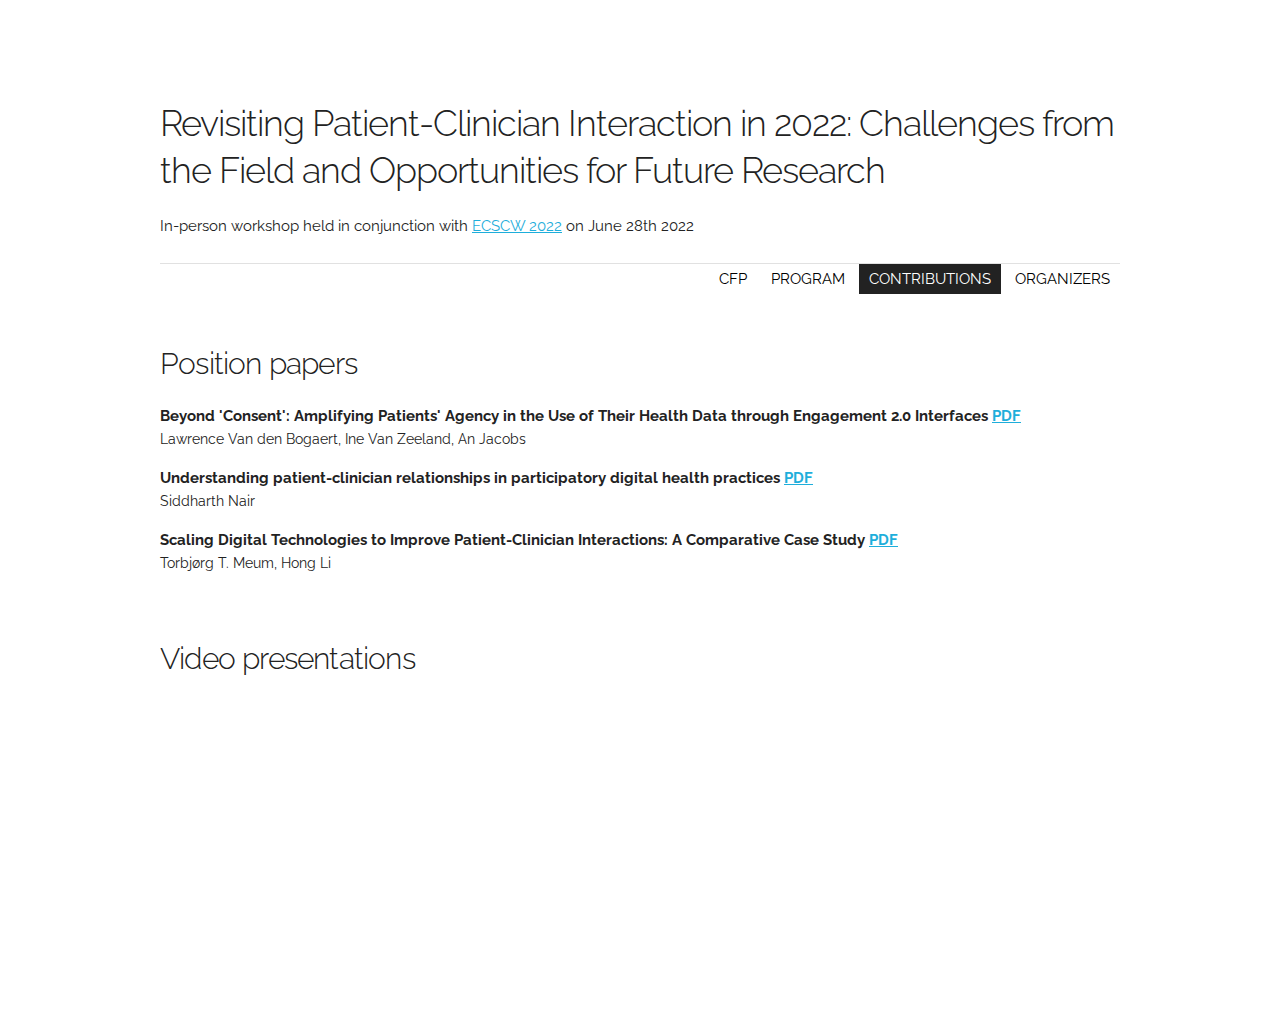
<file: RevisitingPatientClinicianInteractionWS/contributions.html>
<!DOCTYPE html>
<html lang="en">
<head>

  <!-- Basic Page Needs
  –––––––––––––––––––––––––––––––––––––––––––––––––– -->
  <meta charset="utf-8">
  <title>Contributions - Revisiting Patient-Clinician Interaction in 2022: Challenges from the Field and Opportunities for Future Research</title>
  <meta name="description" content="">
  <meta name="author" content="">

  <!-- Mobile Specific Metas
  –––––––––––––––––––––––––––––––––––––––––––––––––– -->
  <meta name="viewport" content="width=device-width, initial-scale=1">

  <!-- FONT
  –––––––––––––––––––––––––––––––––––––––––––––––––– -->
  <link href="https://fonts.googleapis.com/css?family=Raleway" rel="stylesheet">
  <link href="//fonts.googleapis.com/css?family=Raleway:400,300,600" rel="stylesheet" type="text/css">

  <!-- CSS
  –––––––––––––––––––––––––––––––––––––––––––––––––– -->
  <link rel="stylesheet" href="css/normalize.css">
  <link rel="stylesheet" href="css/skeleton.css">

  <!-- Favicon
  –––––––––––––––––––––––––––––––––––––––––––––––––– -->
  <link rel="icon" type="image/png" href="images/favicon.png">

</head>
<body>

	<div class="container" style="margin-top: 10rem">
		<h3>Revisiting Patient-Clinician Interaction in 2022: Challenges from the Field and Opportunities for Future Research</h3>
		<p>In-person workshop held in conjunction with <a href="https://ecscw.eusset.eu/2022">ECSCW 2022</a> on June 28th 2022</p>
	</div>

	<div class="container">
	<hr class="navi" />
	<nav class="primary u-pull-right">
		<ul>
			<li><a href="index.html">CFP</a></li>
			<li><a href="program.html">Program</a></li>
			<li><a class="active" href="contributions.html">Contributions</a></li>
			<li><a href="organizers.html">Organizers</a></li>
		</ul>
	</nav>
	</div>

  <!-- Primary Page Layout
  –––––––––––––––––––––––––––––––––––––––––––––––––– -->
  <div class="container">  
  
	<div class="row" style="margin-top: 5rem">	
			<h4>Position papers</h4>
	</div>
	
	<div class="row">	
		
		<div class="workshop" style="display:block">
				<div class="title">Beyond 'Consent': Amplifying Patients' Agency in the Use of Their Health Data through Engagement 2.0 Interfaces <a href="papers/Bogaert2022.pdf">PDF</a></div>
				<div class="authors">Lawrence Van den Bogaert, Ine Van Zeeland, An Jacobs</div>
		</div>
		
		
		<div class="workshop" style="display:block">
				<div class="title">Understanding patient-clinician relationships in participatory digital health practices <a href="papers/Nair2022.pdf">PDF</a></div>
				<div class="authors">Siddharth Nair</div>
		</div>
		
		<div class="workshop" style="display:block">
				<div class="title">Scaling Digital Technologies to Improve Patient-Clinician Interactions: A Comparative Case Study <a href="papers/Meum2022.pdf">PDF</a></div>
				<div class="authors">Torbj&oslash;rg T. Meum, Hong Li</div>
		</div>
		

		
		
	</div>
		
	
	<div class="row" style="margin-top: 5rem">	
			<h4>Video presentations</h4>
			<iframe src="https://player.vimeo.com/video/721231557?title=0&byline=0&portrait=0" width="440" height="248" frameborder="0" allow="autoplay; fullscreen; picture-in-picture" allowfullscreen></iframe>

			<iframe src="https://drive.google.com/file/d/1ghHaxdcNnl4D0DwmDDHud0uYufOLJWDn/preview" width="440" height="248" frameborder="0" allow="autoplay; fullscreen; picture-in-picture"></iframe>			
	</div>
	
		<br />	
		<br />	
		<br />	
  
  </div>

<!-- End Document
  –––––––––––––––––––––––––––––––––––––––––––––––––– -->
</body>
</html>
</file>
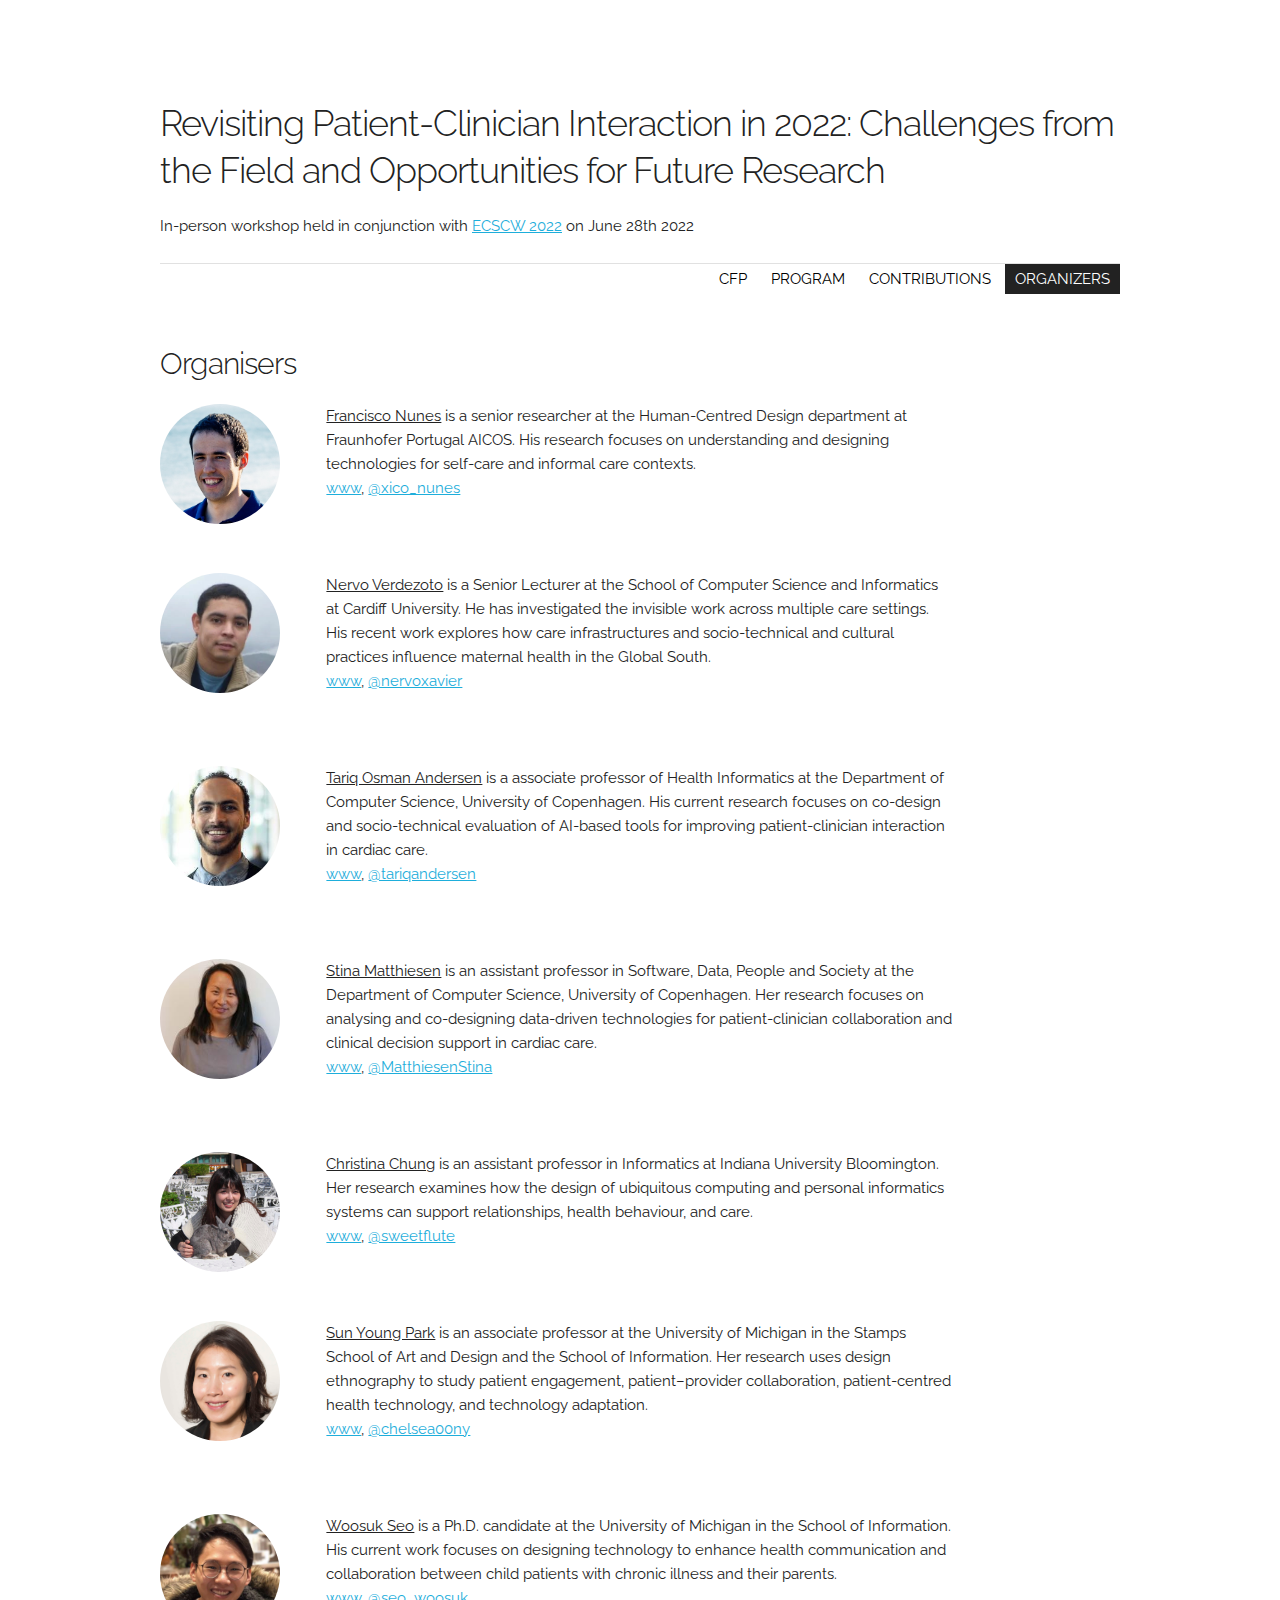
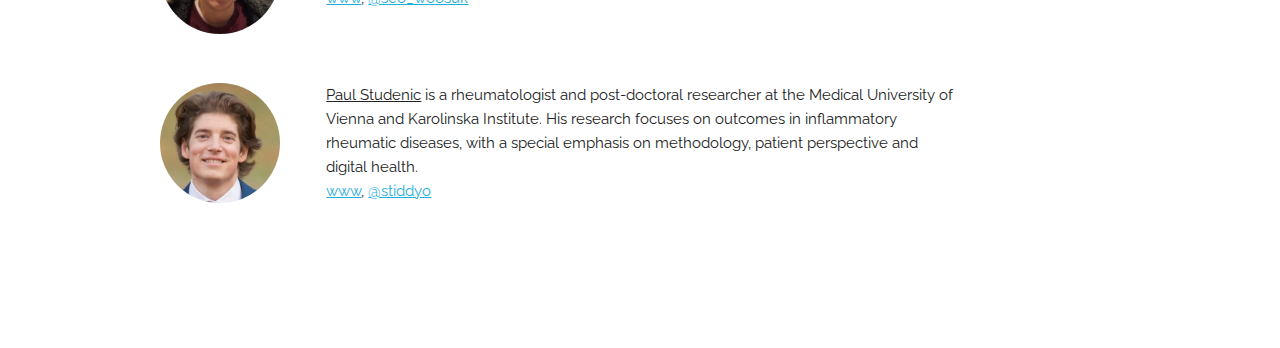
<file: RevisitingPatientClinicianInteractionWS/organizers.html>
<!DOCTYPE html>
<html lang="en">
<head>

  <!-- Basic Page Needs
  –––––––––––––––––––––––––––––––––––––––––––––––––– -->
  <meta charset="utf-8">
  <title>Organizers - Revisiting Patient-Clinician Interaction in 2022: Challenges from the Field and Opportunities for Future Research</title>
  <meta name="description" content="">
  <meta name="author" content="">

  <!-- Mobile Specific Metas
  –––––––––––––––––––––––––––––––––––––––––––––––––– -->
  <meta name="viewport" content="width=device-width, initial-scale=1">

  <!-- FONT
  –––––––––––––––––––––––––––––––––––––––––––––––––– -->
  <link href="https://fonts.googleapis.com/css?family=Raleway" rel="stylesheet">
  <link href="//fonts.googleapis.com/css?family=Raleway:400,300,600" rel="stylesheet" type="text/css">

  <!-- CSS
  –––––––––––––––––––––––––––––––––––––––––––––––––– -->
  <link rel="stylesheet" href="css/normalize.css">
  <link rel="stylesheet" href="css/skeleton.css">

  <!-- Favicon
  –––––––––––––––––––––––––––––––––––––––––––––––––– -->
  <link rel="icon" type="image/png" href="images/favicon.png">

</head>
<body>

	<div class="container" style="margin-top: 10rem">
		<h3>Revisiting Patient-Clinician Interaction in 2022: Challenges from the Field and Opportunities for Future Research</h3>
		<p>In-person workshop held in conjunction with <a href="https://ecscw.eusset.eu/2022">ECSCW 2022</a> on June 28th 2022</p>
	</div>

	<div class="container">
	<hr class="navi" />
	<nav class="primary u-pull-right">
		<ul>
			<li><a href="index.html">CFP</a></li>
			<li><a href="program.html">Program</a></li>
			<li><a href="contributions.html">Contributions</a></li>
			<li><a class="active" href="organizers.html">Organizers</a></li>
		</ul>
	</nav>
	</div>

  <!-- Primary Page Layout
  –––––––––––––––––––––––––––––––––––––––––––––––––– -->

  <div class="container">  
  	
	<div class="row" style="margin-top: 5rem">			
			<h4>Organisers</h4>
	</div>

	<div class="row">	
		<div class="two columns">
			<img class="img-circle" src="images/francisco.jpg" alt="Francisco Nunes' picture" />
		</div>
		<div class="eight columns">
			<p><u>Francisco Nunes</u> is a senior researcher at the Human-Centred Design department at Fraunhofer Portugal AICOS. His research focuses on understanding and designing technologies for self-care and informal care contexts.<br/>
			<a href="http://francisconunes.me/">www</a>, 
			<a href="https://twitter.com/xico_nunes">@xico_nunes</a>
			</p>
			<br/><br/>
		</div>
	</div>
	
	<div class="row">	
		<div class="two columns">
			<img class="img-circle" src="images/nervo.jpg" alt="Nervo Verdezoto's picture" />
		</div>
		<div class="eight columns">
			<p><u>Nervo Verdezoto</u> is a Senior Lecturer at the School of Computer Science and Informatics at Cardiff University. He has investigated the invisible  work across multiple care settings. His recent work explores how care infrastructures and socio-technical and cultural practices influence maternal health in the Global South.<br/>
			<a href="https://nervoxavier.wordpress.com/">www</a>, 
			<a href="https://twitter.com/nervoxavier">@nervoxavier</a>
			</p>
			<br/><br/>
		</div>
	</div>


	<div class="row">	
		<div class="two columns">
			<img class="img-circle" src="images/tariq.jpg" alt="Tariq Andersen's picture" />
		</div>
		<div class="eight columns">
			<p><u>Tariq Osman Andersen</u> is a associate professor of Health Informatics at the Department of Computer Science, University of Copenhagen. His current research focuses on co-design and socio-technical evaluation of AI-based tools for improving patient-clinician interaction in cardiac care. <br/>
			<a href="https://www.researchgate.net/profile/Tariq_Andersen">www</a>, 
			<a href="https://twitter.com/tariqandersen">@tariqandersen</a>
			</p>
			<br/><br/>
		</div>
	</div>
	

	<div class="row">	
		<div class="two columns">
			<img class="img-circle" src="images/stina.jpg" alt="Stina Matthiesen's picture" />
		</div>
		<div class="eight columns">
			<p><u>Stina Matthiesen</u> is an assistant professor in Software, Data, People and Society at the Department of Computer Science, University of Copenhagen. Her research focuses on analysing and co-designing data-driven technologies for patient-clinician collaboration and clinical decision support in cardiac care.<br/>
			<a href="https://www.researchgate.net/profile/Stina_Matthiesen">www</a>, 
			<a href="https://twitter.com/MatthiesenStina">@MatthiesenStina</a>
			</p>
			<br/><br/>
		</div>
	</div>
	
	<div class="row">	
		<div class="two columns">
			<img class="img-circle" src="images/christina.png" alt="Christina Chung's picture" />
		</div>
		<div class="eight columns">
			<p><u>Christina Chung</u> is an assistant professor in Informatics at Indiana University Bloomington. Her research examines how the design of ubiquitous computing and personal informatics systems can support relationships, health behaviour, and care.<br/>
			<a href="https://cgi.luddy.indiana.edu/~cfchung/">www</a>, 
			<a href="https://twitter.com/sweetflute">@sweetflute</a>
			</p>
			<br/><br/>
		</div>
	</div>
	
	<div class="row">	
		<div class="two columns">
			<img class="img-circle" src="images/sunyoung.jpg" alt="Sun Young's picture" />
		</div>
		<div class="eight columns">
			<p><u>Sun Young Park</u> is an associate professor at the University of Michigan in the Stamps School of Art and Design and the School of Information. Her research uses design ethnography to study patient engagement, patient–provider collaboration, patient-centred health technology, and technology adaptation.<br/>
			<a href="http://sunyoungpark.weebly.com/">www</a>, 
			<a href="https://twitter.com/chelsea00ny">@chelsea00ny</a>
			</p>
			<br/><br/>
		</div>
	</div>
	
	<div class="row">	
		<div class="two columns">
			<img class="img-circle" src="images/woosuk.jpg" alt="Woosuk Seo's picture" />
		</div>
		<div class="eight columns">
			<p><u>Woosuk Seo</u> is a Ph.D. candidate at the University of Michigan in the School of Information. His current work focuses on designing technology to enhance health communication and collaboration between child patients with chronic illness and their parents.<br/>
			<a href="https://www.si.umich.edu/people/woo-suk-seo">www</a>, 
			<a href="https://twitter.com/seo_woosuk">@seo_woosuk</a>
			</p>
			<br/><br/>
		</div>
	</div>
	
	<div class="row">	
		<div class="two columns">
			<img class="img-circle" src="images/paul.jpg" alt="Paul Studenic's picture" />
		</div>
		<div class="eight columns">
			<p><u>Paul Studenic</u> is a rheumatologist and post-doctoral researcher at the Medical University of Vienna and Karolinska Institute. His research focuses on outcomes in inflammatory rheumatic diseases, with a special emphasis on methodology, patient perspective and digital health.<br/>
			<a href="https://www.meduniwien.ac.at/web/forschung/researcher-profiles/researcher-profiles/index.php?id=688&res=paul_studenic">www</a>, 
			<a href="https://twitter.com/stiddyo">@stiddyo</a>
			</p>
			<br/><br/>
		</div>
	</div>
		
	<br />
	<br />
	<br />
	
  </div>
  

<!-- End Document
  –––––––––––––––––––––––––––––––––––––––––––––––––– -->
</body>
</html>
</file>
<file: css/skeleton.css>
/*
* Skeleton V2.0.4
* Copyright 2014, Dave Gamache
* www.getskeleton.com
* Free to use under the MIT license.
* http://www.opensource.org/licenses/mit-license.php
* 12/29/2014
*/


/* Table of contents
––––––––––––––––––––––––––––––––––––––––––––––––––
- Grid
- Base Styles
- Typography
- Links
- Buttons
- Forms
- Lists
- Code
- Tables
- Spacing
- Utilities
- Clearing
- Media Queries
*/


/* Grid
–––––––––––––––––––––––––––––––––––––––––––––––––– */
.container {
  position: relative;
  width: 100%;
  max-width: 960px;
  margin: 0 auto;
  padding: 0 20px;
  box-sizing: border-box; }
.column,
.columns {
  width: 100%;
  float: left;
  box-sizing: border-box; }

/* For devices larger than 400px */
@media (min-width: 400px) {
  .container {
    width: 85%;
    padding: 0; }
}

/* For devices larger than 550px */
@media (min-width: 550px) {
  .container {
    width: 80%; }
  .column,
  .columns {
    margin-left: 4%; }
  .column:first-child,
  .columns:first-child {
    margin-left: 0; }

  .one.column,
  .one.columns                    { width: 4.66666666667%; }
  .two.columns                    { width: 13.3333333333%; }
  .three.columns                  { width: 22%;            }
  .four.columns                   { width: 30.6666666667%; }
  .five.columns                   { width: 39.3333333333%; }
  .six.columns                    { width: 48%;            }
  .seven.columns                  { width: 56.6666666667%; }
  .eight.columns                  { width: 65.3333333333%; }
  .nine.columns                   { width: 74.0%;          }
  .ten.columns                    { width: 82.6666666667%; }
  .eleven.columns                 { width: 91.3333333333%; }
  .twelve.columns                 { width: 100%; margin-left: 0; }

  .one-third.column               { width: 30.6666666667%; }
  .two-thirds.column              { width: 65.3333333333%; }

  .one-half.column                { width: 48%; }

  /* Offsets */
  .offset-by-one.column,
  .offset-by-one.columns          { margin-left: 8.66666666667%; }
  .offset-by-two.column,
  .offset-by-two.columns          { margin-left: 17.3333333333%; }
  .offset-by-three.column,
  .offset-by-three.columns        { margin-left: 26%;            }
  .offset-by-four.column,
  .offset-by-four.columns         { margin-left: 34.6666666667%; }
  .offset-by-five.column,
  .offset-by-five.columns         { margin-left: 43.3333333333%; }
  .offset-by-six.column,
  .offset-by-six.columns          { margin-left: 52%;            }
  .offset-by-seven.column,
  .offset-by-seven.columns        { margin-left: 60.6666666667%; }
  .offset-by-eight.column,
  .offset-by-eight.columns        { margin-left: 69.3333333333%; }
  .offset-by-nine.column,
  .offset-by-nine.columns         { margin-left: 78.0%;          }
  .offset-by-ten.column,
  .offset-by-ten.columns          { margin-left: 86.6666666667%; }
  .offset-by-eleven.column,
  .offset-by-eleven.columns       { margin-left: 95.3333333333%; }

  .offset-by-one-third.column,
  .offset-by-one-third.columns    { margin-left: 34.6666666667%; }
  .offset-by-two-thirds.column,
  .offset-by-two-thirds.columns   { margin-left: 69.3333333333%; }

  .offset-by-one-half.column,
  .offset-by-one-half.columns     { margin-left: 52%; }

}


/* Base Styles
–––––––––––––––––––––––––––––––––––––––––––––––––– */
/* NOTE
html is set to 62.5% so that all the REM measurements throughout Skeleton
are based on 10px sizing. So basically 1.5rem = 15px :) */
html {
  font-size: 62.5%; }
body {
  font-size: 1.5em; /* currently ems cause chrome bug misinterpreting rems on body element */
  line-height: 1.6;
  font-weight: 400;
  font-family: "Raleway", "HelveticaNeue", "Helvetica Neue", Helvetica, Arial, sans-serif;
  color: #222; }


/* Typography
–––––––––––––––––––––––––––––––––––––––––––––––––– */
h1, h2, h3, h4, h5, h6 {
  margin-top: 0;
  margin-bottom: 2rem;
  font-weight: 300; }
h1 { font-size: 4.0rem; line-height: 1.2;  letter-spacing: -.1rem;}
h2 { font-size: 3.6rem; line-height: 1.25; letter-spacing: -.1rem; }
h3 { font-size: 3.0rem; line-height: 1.3;  letter-spacing: -.1rem; }
h4 { font-size: 2.4rem; line-height: 1.35; letter-spacing: -.08rem; }
h5 { font-size: 1.8rem; line-height: 1.5;  letter-spacing: -.05rem; }
h6 { font-size: 1.5rem; line-height: 1.6;  letter-spacing: 0; }

/* Larger than phablet */
@media (min-width: 550px) {
  h1 { font-size: 5.0rem; }
  h2 { font-size: 4.2rem; }
  h3 { font-size: 3.6rem; }
  h4 { font-size: 3.0rem; }
  h5 { font-size: 2.4rem; }
  h6 { font-size: 1.5rem; }
}

p {
  margin-top: 0; }


/* Links
–––––––––––––––––––––––––––––––––––––––––––––––––– */
a {
  color: #1EAEDB; }
a:hover {
  color: #0FA0CE; }


/* Buttons
–––––––––––––––––––––––––––––––––––––––––––––––––– */
.button,
button,
input[type="submit"],
input[type="reset"],
input[type="button"] {
  display: inline-block;
  height: 38px;
  padding: 0 30px;
  color: #555;
  text-align: center;
  font-size: 11px;
  font-weight: 600;
  line-height: 38px;
  letter-spacing: .1rem;
  text-transform: uppercase;
  text-decoration: none;
  white-space: nowrap;
  background-color: transparent;
  border-radius: 4px;
  border: 1px solid #bbb;
  cursor: pointer;
  box-sizing: border-box; }
.button:hover,
button:hover,
input[type="submit"]:hover,
input[type="reset"]:hover,
input[type="button"]:hover,
.button:focus,
button:focus,
input[type="submit"]:focus,
input[type="reset"]:focus,
input[type="button"]:focus {
  color: #333;
  border-color: #888;
  outline: 0; }
.button.button-primary,
button.button-primary,
input[type="submit"].button-primary,
input[type="reset"].button-primary,
input[type="button"].button-primary {
  color: #FFF;
  background-color: #33C3F0;
  border-color: #33C3F0; }
.button.button-primary:hover,
button.button-primary:hover,
input[type="submit"].button-primary:hover,
input[type="reset"].button-primary:hover,
input[type="button"].button-primary:hover,
.button.button-primary:focus,
button.button-primary:focus,
input[type="submit"].button-primary:focus,
input[type="reset"].button-primary:focus,
input[type="button"].button-primary:focus {
  color: #FFF;
  background-color: #1EAEDB;
  border-color: #1EAEDB; }


/* Forms
–––––––––––––––––––––––––––––––––––––––––––––––––– */
input[type="email"],
input[type="number"],
input[type="search"],
input[type="text"],
input[type="tel"],
input[type="url"],
input[type="password"],
textarea,
select {
  height: 38px;
  padding: 6px 10px; /* The 6px vertically centers text on FF, ignored by Webkit */
  background-color: #fff;
  border: 1px solid #D1D1D1;
  border-radius: 4px;
  box-shadow: none;
  box-sizing: border-box; }
/* Removes awkward default styles on some inputs for iOS */
input[type="email"],
input[type="number"],
input[type="search"],
input[type="text"],
input[type="tel"],
input[type="url"],
input[type="password"],
textarea {
  -webkit-appearance: none;
     -moz-appearance: none;
          appearance: none; }
textarea {
  min-height: 65px;
  padding-top: 6px;
  padding-bottom: 6px; }
input[type="email"]:focus,
input[type="number"]:focus,
input[type="search"]:focus,
input[type="text"]:focus,
input[type="tel"]:focus,
input[type="url"]:focus,
input[type="password"]:focus,
textarea:focus,
select:focus {
  border: 1px solid #33C3F0;
  outline: 0; }
label,
legend {
  display: block;
  margin-bottom: .5rem;
  font-weight: 600; }
fieldset {
  padding: 0;
  border-width: 0; }
input[type="checkbox"],
input[type="radio"] {
  display: inline; }
label > .label-body {
  display: inline-block;
  margin-left: .5rem;
  font-weight: normal; }


/* Lists
–––––––––––––––––––––––––––––––––––––––––––––––––– */
ul {
  list-style: circle inside; }
ol {
  list-style: decimal inside; }
ol, ul {
  padding-left: 0;
  margin-top: 0; }
ul ul,
ul ol,
ol ol,
ol ul {
  margin: 1.5rem 0 1.5rem 3rem;
  font-size: 90%; }
li {
  margin-bottom: 1rem; }


/* Code
–––––––––––––––––––––––––––––––––––––––––––––––––– */
code {
  padding: .2rem .5rem;
  margin: 0 .2rem;
  font-size: 90%;
  white-space: nowrap;
  background: #F1F1F1;
  border: 1px solid #E1E1E1;
  border-radius: 4px; }
pre > code {
  display: block;
  padding: 1rem 1.5rem;
  white-space: pre; }


/* Tables
–––––––––––––––––––––––––––––––––––––––––––––––––– */
th,
td {
  padding: 12px 15px;
  text-align: left;
  border-bottom: 1px solid #E1E1E1; }
th:first-child,
td:first-child {
  padding-left: 0; }
th:last-child,
td:last-child {
  padding-right: 0; }


/* Spacing
–––––––––––––––––––––––––––––––––––––––––––––––––– */
button,
.button {
  margin-bottom: 1rem; }
input,
textarea,
select,
fieldset {
  margin-bottom: 1.5rem; }
pre,
blockquote,
dl,
figure,
table,
p,
ul,
ol,
form {
  margin-bottom: 2.5rem; }


/* Utilities
–––––––––––––––––––––––––––––––––––––––––––––––––– */
.u-full-width {
  width: 100%;
  box-sizing: border-box; }
.u-max-full-width {
  max-width: 100%;
  box-sizing: border-box; }
.u-pull-right {
  float: right; }
.u-pull-left {
  float: left; }


/* Misc
–––––––––––––––––––––––––––––––––––––––––––––––––– */
hr {
  margin-top: 3rem;
  margin-bottom: 3.5rem;
  border-width: 0;
  border-top: 1px solid #E1E1E1; }


/* Clearing
–––––––––––––––––––––––––––––––––––––––––––––––––– */

/* Self Clearing Goodness */
.container:after,
.row:after,
.u-cf {
  content: "";
  display: table;
  clear: both; }

/* Navigation */
nav.primary ul,
nav.primary ul li {
	margin: 0px;
}

nav.primary ul li {
	display: inline;
}

nav.primary ul li a {
	display: inline-block;
	line-height: 30px;
	padding-right: 10px;
	padding-left: 10px;
	text-transform: uppercase;
	text-decoration: none;
	color: black;
}


nav.primary ul li a:hover {
	cursor: pointer;
	background-color: #222;
	color: white;
}

nav.primary ul li a.active {
    background-color: #222;
    color: white;
}

hr.navi {
	margin-top: 0;
	margin-bottom: 0;
}

img.img-circle {
	width: 120px;
	height: 120px;
	border-radius: 50%;
}

li.schedule {
	margin-bottom: 0;
}

img.img-circle-small {
	width: 32px;
	height: 32px;
	border-radius: 50%;
}

.title {
	font-weight: bold;
}

.authors, .venue {
	font-size: 0.95em;
}

.journal, .proceedings, .conference, .workshop {
	margin-bottom: 15px;
}

label.pubs {
	display: inline-block;
	margin-right: 10px;
	font-size: 0.95em;
	font-weight: normal;
}


/* Media Queries
–––––––––––––––––––––––––––––––––––––––––––––––––– */
/*
Note: The best way to structure the use of media queries is to create the queries
near the relevant code. For example, if you wanted to change the styles for buttons
on small devices, paste the mobile query code up in the buttons section and style it
there.
*/


/* Larger than mobile */
@media (min-width: 400px) {}

/* Larger than phablet (also point when grid becomes active) */
@media (min-width: 550px) {}

/* Larger than tablet */
@media (min-width: 750px) {}

/* Larger than desktop */
@media (min-width: 1000px) {}

/* Larger than Desktop HD */
@media (min-width: 1200px) {}
</file>
<file: CareNetworksWS/css/skeleton.css>
/*
* Skeleton V2.0.4
* Copyright 2014, Dave Gamache
* www.getskeleton.com
* Free to use under the MIT license.
* http://www.opensource.org/licenses/mit-license.php
* 12/29/2014
*/


/* Table of contents
––––––––––––––––––––––––––––––––––––––––––––––––––
- Grid
- Base Styles
- Typography
- Links
- Buttons
- Forms
- Lists
- Code
- Tables
- Spacing
- Utilities
- Clearing
- Media Queries
*/


/* Grid
–––––––––––––––––––––––––––––––––––––––––––––––––– */
.container {
  position: relative;
  width: 100%;
  max-width: 960px;
  margin: 0 auto;
  padding: 0 20px;
  box-sizing: border-box; }
.column,
.columns {
  width: 100%;
  float: left;
  box-sizing: border-box; }

/* For devices larger than 400px */
@media (min-width: 400px) {
  .container {
    width: 85%;
    padding: 0; }
}

/* For devices larger than 550px */
@media (min-width: 550px) {
  .container {
    width: 80%; }
  .column,
  .columns {
    margin-left: 4%; }
  .column:first-child,
  .columns:first-child {
    margin-left: 0; }

  .one.column,
  .one.columns                    { width: 4.66666666667%; }
  .two.columns                    { width: 13.3333333333%; }
  .three.columns                  { width: 22%;            }
  .four.columns                   { width: 30.6666666667%; }
  .five.columns                   { width: 39.3333333333%; }
  .six.columns                    { width: 48%;            }
  .seven.columns                  { width: 56.6666666667%; }
  .eight.columns                  { width: 65.3333333333%; }
  .nine.columns                   { width: 74.0%;          }
  .ten.columns                    { width: 82.6666666667%; }
  .eleven.columns                 { width: 91.3333333333%; }
  .twelve.columns                 { width: 100%; margin-left: 0; }

  .one-third.column               { width: 30.6666666667%; }
  .two-thirds.column              { width: 65.3333333333%; }

  .one-half.column                { width: 48%; }

  /* Offsets */
  .offset-by-one.column,
  .offset-by-one.columns          { margin-left: 8.66666666667%; }
  .offset-by-two.column,
  .offset-by-two.columns          { margin-left: 17.3333333333%; }
  .offset-by-three.column,
  .offset-by-three.columns        { margin-left: 26%;            }
  .offset-by-four.column,
  .offset-by-four.columns         { margin-left: 34.6666666667%; }
  .offset-by-five.column,
  .offset-by-five.columns         { margin-left: 43.3333333333%; }
  .offset-by-six.column,
  .offset-by-six.columns          { margin-left: 52%;            }
  .offset-by-seven.column,
  .offset-by-seven.columns        { margin-left: 60.6666666667%; }
  .offset-by-eight.column,
  .offset-by-eight.columns        { margin-left: 69.3333333333%; }
  .offset-by-nine.column,
  .offset-by-nine.columns         { margin-left: 78.0%;          }
  .offset-by-ten.column,
  .offset-by-ten.columns          { margin-left: 86.6666666667%; }
  .offset-by-eleven.column,
  .offset-by-eleven.columns       { margin-left: 95.3333333333%; }

  .offset-by-one-third.column,
  .offset-by-one-third.columns    { margin-left: 34.6666666667%; }
  .offset-by-two-thirds.column,
  .offset-by-two-thirds.columns   { margin-left: 69.3333333333%; }

  .offset-by-one-half.column,
  .offset-by-one-half.columns     { margin-left: 52%; }

}


/* Base Styles
–––––––––––––––––––––––––––––––––––––––––––––––––– */
/* NOTE
html is set to 62.5% so that all the REM measurements throughout Skeleton
are based on 10px sizing. So basically 1.5rem = 15px :) */
html {
  font-size: 62.5%; }
body {
  font-size: 1.5em; /* currently ems cause chrome bug misinterpreting rems on body element */
  line-height: 1.6;
  font-weight: 400;
  font-family: "Raleway", "HelveticaNeue", "Helvetica Neue", Helvetica, Arial, sans-serif;
  color: #222; }


/* Typography
–––––––––––––––––––––––––––––––––––––––––––––––––– */
h1, h2, h3, h4, h5, h6 {
  margin-top: 0;
  margin-bottom: 2rem;
  font-weight: 300; }
h1 { font-size: 4.0rem; line-height: 1.2;  letter-spacing: -.1rem;}
h2 { font-size: 3.6rem; line-height: 1.25; letter-spacing: -.1rem; }
h3 { font-size: 3.0rem; line-height: 1.3;  letter-spacing: -.1rem; }
h4 { font-size: 2.4rem; line-height: 1.35; letter-spacing: -.08rem; }
h5 { font-size: 1.8rem; line-height: 1.5;  letter-spacing: -.05rem; }
h6 { font-size: 1.5rem; line-height: 1.6;  letter-spacing: 0; }

/* Larger than phablet */
@media (min-width: 550px) {
  h1 { font-size: 5.0rem; }
  h2 { font-size: 4.2rem; }
  h3 { font-size: 3.6rem; }
  h4 { font-size: 3.0rem; }
  h5 { font-size: 2.4rem; }
  h6 { font-size: 1.5rem; }
}

p {
  margin-top: 0; }


/* Links
–––––––––––––––––––––––––––––––––––––––––––––––––– */
a {
  color: #1EAEDB; }
a:hover {
  color: #0FA0CE; }


/* Buttons
–––––––––––––––––––––––––––––––––––––––––––––––––– */
.button,
button,
input[type="submit"],
input[type="reset"],
input[type="button"] {
  display: inline-block;
  height: 38px;
  padding: 0 30px;
  color: #555;
  text-align: center;
  font-size: 11px;
  font-weight: 600;
  line-height: 38px;
  letter-spacing: .1rem;
  text-transform: uppercase;
  text-decoration: none;
  white-space: nowrap;
  background-color: transparent;
  border-radius: 4px;
  border: 1px solid #bbb;
  cursor: pointer;
  box-sizing: border-box; }
.button:hover,
button:hover,
input[type="submit"]:hover,
input[type="reset"]:hover,
input[type="button"]:hover,
.button:focus,
button:focus,
input[type="submit"]:focus,
input[type="reset"]:focus,
input[type="button"]:focus {
  color: #333;
  border-color: #888;
  outline: 0; }
.button.button-primary,
button.button-primary,
input[type="submit"].button-primary,
input[type="reset"].button-primary,
input[type="button"].button-primary {
  color: #FFF;
  background-color: #33C3F0;
  border-color: #33C3F0; }
.button.button-primary:hover,
button.button-primary:hover,
input[type="submit"].button-primary:hover,
input[type="reset"].button-primary:hover,
input[type="button"].button-primary:hover,
.button.button-primary:focus,
button.button-primary:focus,
input[type="submit"].button-primary:focus,
input[type="reset"].button-primary:focus,
input[type="button"].button-primary:focus {
  color: #FFF;
  background-color: #1EAEDB;
  border-color: #1EAEDB; }


/* Forms
–––––––––––––––––––––––––––––––––––––––––––––––––– */
input[type="email"],
input[type="number"],
input[type="search"],
input[type="text"],
input[type="tel"],
input[type="url"],
input[type="password"],
textarea,
select {
  height: 38px;
  padding: 6px 10px; /* The 6px vertically centers text on FF, ignored by Webkit */
  background-color: #fff;
  border: 1px solid #D1D1D1;
  border-radius: 4px;
  box-shadow: none;
  box-sizing: border-box; }
/* Removes awkward default styles on some inputs for iOS */
input[type="email"],
input[type="number"],
input[type="search"],
input[type="text"],
input[type="tel"],
input[type="url"],
input[type="password"],
textarea {
  -webkit-appearance: none;
     -moz-appearance: none;
          appearance: none; }
textarea {
  min-height: 65px;
  padding-top: 6px;
  padding-bottom: 6px; }
input[type="email"]:focus,
input[type="number"]:focus,
input[type="search"]:focus,
input[type="text"]:focus,
input[type="tel"]:focus,
input[type="url"]:focus,
input[type="password"]:focus,
textarea:focus,
select:focus {
  border: 1px solid #33C3F0;
  outline: 0; }
label,
legend {
  display: block;
  margin-bottom: .5rem;
  font-weight: 600; }
fieldset {
  padding: 0;
  border-width: 0; }
input[type="checkbox"],
input[type="radio"] {
  display: inline; }
label > .label-body {
  display: inline-block;
  margin-left: .5rem;
  font-weight: normal; }


/* Lists
–––––––––––––––––––––––––––––––––––––––––––––––––– */
ul {
  list-style: circle inside; }
ol {
  list-style: decimal inside; }
ol, ul {
  padding-left: 0;
  margin-top: 0; }
ul ul,
ul ol,
ol ol,
ol ul {
  margin: 1.5rem 0 1.5rem 3rem;
  font-size: 90%; }
li {
  margin-bottom: 1rem; }


/* Code
–––––––––––––––––––––––––––––––––––––––––––––––––– */
code {
  padding: .2rem .5rem;
  margin: 0 .2rem;
  font-size: 90%;
  white-space: nowrap;
  background: #F1F1F1;
  border: 1px solid #E1E1E1;
  border-radius: 4px; }
pre > code {
  display: block;
  padding: 1rem 1.5rem;
  white-space: pre; }


/* Tables
–––––––––––––––––––––––––––––––––––––––––––––––––– */
th,
td {
  padding: 12px 15px;
  text-align: left;
  border-bottom: 1px solid #E1E1E1; }
th:first-child,
td:first-child {
  padding-left: 0; }
th:last-child,
td:last-child {
  padding-right: 0; }


/* Spacing
–––––––––––––––––––––––––––––––––––––––––––––––––– */
button,
.button {
  margin-bottom: 1rem; }
input,
textarea,
select,
fieldset {
  margin-bottom: 1.5rem; }
pre,
blockquote,
dl,
figure,
table,
p,
ul,
ol,
form {
  margin-bottom: 2.5rem; }


/* Utilities
–––––––––––––––––––––––––––––––––––––––––––––––––– */
.u-full-width {
  width: 100%;
  box-sizing: border-box; }
.u-max-full-width {
  max-width: 100%;
  box-sizing: border-box; }
.u-pull-right {
  float: right; }
.u-pull-left {
  float: left; }


/* Misc
–––––––––––––––––––––––––––––––––––––––––––––––––– */
hr {
  margin-top: 3rem;
  margin-bottom: 3.5rem;
  border-width: 0;
  border-top: 1px solid #E1E1E1; }


/* Clearing
–––––––––––––––––––––––––––––––––––––––––––––––––– */

/* Self Clearing Goodness */
.container:after,
.row:after,
.u-cf {
  content: "";
  display: table;
  clear: both; }

/* Navigation */
nav.primary ul,
nav.primary ul li {
	margin: 0px;
}

nav.primary ul li {
	display: inline;
}

nav.primary ul li a {
	display: inline-block;
	line-height: 30px;
	padding-right: 10px;
	padding-left: 10px;
	text-transform: uppercase;
	text-decoration: none;
	color: black;
}


nav.primary ul li a:hover {
	cursor: pointer;
	background-color: #222;
	color: white;
}

nav.primary ul li a.active {
    background-color: #222;
    color: white;
}

hr.navi {
	margin-top: 0;
	margin-bottom: 0;
}

img.img-circle {
	width: 120px;
	height: 120px;
	border-radius: 50%;
}

li.schedule {
	margin-bottom: 0;
}

img.img-circle-small {
	width: 32px;
	height: 32px;
	border-radius: 50%;
}


/* Media Queries
–––––––––––––––––––––––––––––––––––––––––––––––––– */
/*
Note: The best way to structure the use of media queries is to create the queries
near the relevant code. For example, if you wanted to change the styles for buttons
on small devices, paste the mobile query code up in the buttons section and style it
there.
*/


/* Larger than mobile */
@media (min-width: 400px) {}

/* Larger than phablet (also point when grid becomes active) */
@media (min-width: 550px) {}

/* Larger than tablet */
@media (min-width: 750px) {}

/* Larger than desktop */
@media (min-width: 1000px) {}

/* Larger than Desktop HD */
@media (min-width: 1200px) {}
</file>
<file: RealizingAIinHealthcareWS/css/skeleton.css>
/*
* Skeleton V2.0.4
* Copyright 2014, Dave Gamache
* www.getskeleton.com
* Free to use under the MIT license.
* http://www.opensource.org/licenses/mit-license.php
* 12/29/2014
*/


/* Table of contents
––––––––––––––––––––––––––––––––––––––––––––––––––
- Grid
- Base Styles
- Typography
- Links
- Buttons
- Forms
- Lists
- Code
- Tables
- Spacing
- Utilities
- Clearing
- Media Queries
*/


/* Grid
–––––––––––––––––––––––––––––––––––––––––––––––––– */
.container {
  position: relative;
  width: 100%;
  max-width: 960px;
  margin: 0 auto;
  padding: 0 20px;
  box-sizing: border-box; }
.column,
.columns {
  width: 100%;
  float: left;
  box-sizing: border-box; }

/* For devices larger than 400px */
@media (min-width: 400px) {
  .container {
    width: 85%;
    padding: 0; }
}

/* For devices larger than 550px */
@media (min-width: 550px) {
  .container {
    width: 80%; }
  .column,
  .columns {
    margin-left: 4%; }
  .column:first-child,
  .columns:first-child {
    margin-left: 0; }

  .one.column,
  .one.columns                    { width: 4.66666666667%; }
  .two.columns                    { width: 13.3333333333%; }
  .three.columns                  { width: 22%;            }
  .four.columns                   { width: 30.6666666667%; }
  .five.columns                   { width: 39.3333333333%; }
  .six.columns                    { width: 48%;            }
  .seven.columns                  { width: 56.6666666667%; }
  .eight.columns                  { width: 65.3333333333%; }
  .nine.columns                   { width: 74.0%;          }
  .ten.columns                    { width: 82.6666666667%; }
  .eleven.columns                 { width: 91.3333333333%; }
  .twelve.columns                 { width: 100%; margin-left: 0; }

  .one-third.column               { width: 30.6666666667%; }
  .two-thirds.column              { width: 65.3333333333%; }

  .one-half.column                { width: 48%; }

  /* Offsets */
  .offset-by-one.column,
  .offset-by-one.columns          { margin-left: 8.66666666667%; }
  .offset-by-two.column,
  .offset-by-two.columns          { margin-left: 17.3333333333%; }
  .offset-by-three.column,
  .offset-by-three.columns        { margin-left: 26%;            }
  .offset-by-four.column,
  .offset-by-four.columns         { margin-left: 34.6666666667%; }
  .offset-by-five.column,
  .offset-by-five.columns         { margin-left: 43.3333333333%; }
  .offset-by-six.column,
  .offset-by-six.columns          { margin-left: 52%;            }
  .offset-by-seven.column,
  .offset-by-seven.columns        { margin-left: 60.6666666667%; }
  .offset-by-eight.column,
  .offset-by-eight.columns        { margin-left: 69.3333333333%; }
  .offset-by-nine.column,
  .offset-by-nine.columns         { margin-left: 78.0%;          }
  .offset-by-ten.column,
  .offset-by-ten.columns          { margin-left: 86.6666666667%; }
  .offset-by-eleven.column,
  .offset-by-eleven.columns       { margin-left: 95.3333333333%; }

  .offset-by-one-third.column,
  .offset-by-one-third.columns    { margin-left: 34.6666666667%; }
  .offset-by-two-thirds.column,
  .offset-by-two-thirds.columns   { margin-left: 69.3333333333%; }

  .offset-by-one-half.column,
  .offset-by-one-half.columns     { margin-left: 52%; }

}


/* Base Styles
–––––––––––––––––––––––––––––––––––––––––––––––––– */
/* NOTE
html is set to 62.5% so that all the REM measurements throughout Skeleton
are based on 10px sizing. So basically 1.5rem = 15px :) */
html {
  font-size: 62.5%; }
body {
  font-size: 1.5em; /* currently ems cause chrome bug misinterpreting rems on body element */
  line-height: 1.6;
  font-weight: 400;
  font-family: "Raleway", "HelveticaNeue", "Helvetica Neue", Helvetica, Arial, sans-serif;
  color: #222; }


/* Typography
–––––––––––––––––––––––––––––––––––––––––––––––––– */
h1, h2, h3, h4, h5, h6 {
  margin-top: 0;
  margin-bottom: 2rem;
  font-weight: 300; }
h1 { font-size: 4.0rem; line-height: 1.2;  letter-spacing: -.1rem;}
h2 { font-size: 3.6rem; line-height: 1.25; letter-spacing: -.1rem; }
h3 { font-size: 3.0rem; line-height: 1.3;  letter-spacing: -.1rem; }
h4 { font-size: 2.4rem; line-height: 1.35; letter-spacing: -.08rem; }
h5 { font-size: 1.8rem; line-height: 1.5;  letter-spacing: -.05rem; }
h6 { font-size: 1.5rem; line-height: 1.6;  letter-spacing: 0; }

/* Larger than phablet */
@media (min-width: 550px) {
  h1 { font-size: 5.0rem; }
  h2 { font-size: 4.2rem; }
  h3 { font-size: 3.6rem; }
  h4 { font-size: 3.0rem; }
  h5 { font-size: 2.4rem; }
  h6 { font-size: 1.5rem; }
}

p {
  margin-top: 0; }


/* Links
–––––––––––––––––––––––––––––––––––––––––––––––––– */
a {
  color: #1EAEDB; }
a:hover {
  color: #0FA0CE; }


/* Buttons
–––––––––––––––––––––––––––––––––––––––––––––––––– */
.button,
button,
input[type="submit"],
input[type="reset"],
input[type="button"] {
  display: inline-block;
  height: 38px;
  padding: 0 30px;
  color: #555;
  text-align: center;
  font-size: 11px;
  font-weight: 600;
  line-height: 38px;
  letter-spacing: .1rem;
  text-transform: uppercase;
  text-decoration: none;
  white-space: nowrap;
  background-color: transparent;
  border-radius: 4px;
  border: 1px solid #bbb;
  cursor: pointer;
  box-sizing: border-box; }
.button:hover,
button:hover,
input[type="submit"]:hover,
input[type="reset"]:hover,
input[type="button"]:hover,
.button:focus,
button:focus,
input[type="submit"]:focus,
input[type="reset"]:focus,
input[type="button"]:focus {
  color: #333;
  border-color: #888;
  outline: 0; }
.button.button-primary,
button.button-primary,
input[type="submit"].button-primary,
input[type="reset"].button-primary,
input[type="button"].button-primary {
  color: #FFF;
  background-color: #33C3F0;
  border-color: #33C3F0; }
.button.button-primary:hover,
button.button-primary:hover,
input[type="submit"].button-primary:hover,
input[type="reset"].button-primary:hover,
input[type="button"].button-primary:hover,
.button.button-primary:focus,
button.button-primary:focus,
input[type="submit"].button-primary:focus,
input[type="reset"].button-primary:focus,
input[type="button"].button-primary:focus {
  color: #FFF;
  background-color: #1EAEDB;
  border-color: #1EAEDB; }


/* Forms
–––––––––––––––––––––––––––––––––––––––––––––––––– */
input[type="email"],
input[type="number"],
input[type="search"],
input[type="text"],
input[type="tel"],
input[type="url"],
input[type="password"],
textarea,
select {
  height: 38px;
  padding: 6px 10px; /* The 6px vertically centers text on FF, ignored by Webkit */
  background-color: #fff;
  border: 1px solid #D1D1D1;
  border-radius: 4px;
  box-shadow: none;
  box-sizing: border-box; }
/* Removes awkward default styles on some inputs for iOS */
input[type="email"],
input[type="number"],
input[type="search"],
input[type="text"],
input[type="tel"],
input[type="url"],
input[type="password"],
textarea {
  -webkit-appearance: none;
     -moz-appearance: none;
          appearance: none; }
textarea {
  min-height: 65px;
  padding-top: 6px;
  padding-bottom: 6px; }
input[type="email"]:focus,
input[type="number"]:focus,
input[type="search"]:focus,
input[type="text"]:focus,
input[type="tel"]:focus,
input[type="url"]:focus,
input[type="password"]:focus,
textarea:focus,
select:focus {
  border: 1px solid #33C3F0;
  outline: 0; }
label,
legend {
  display: block;
  margin-bottom: .5rem;
  font-weight: 600; }
fieldset {
  padding: 0;
  border-width: 0; }
input[type="checkbox"],
input[type="radio"] {
  display: inline; }
label > .label-body {
  display: inline-block;
  margin-left: .5rem;
  font-weight: normal; }


/* Lists
–––––––––––––––––––––––––––––––––––––––––––––––––– */
ul {
  list-style: circle inside; }
ol {
  list-style: decimal inside; }
ol, ul {
  padding-left: 0;
  margin-top: 0; }
ul ul,
ul ol,
ol ol,
ol ul {
  margin: 1.5rem 0 1.5rem 3rem;
  font-size: 90%; }
li {
  margin-bottom: 1rem; }


/* Code
–––––––––––––––––––––––––––––––––––––––––––––––––– */
code {
  padding: .2rem .5rem;
  margin: 0 .2rem;
  font-size: 90%;
  white-space: nowrap;
  background: #F1F1F1;
  border: 1px solid #E1E1E1;
  border-radius: 4px; }
pre > code {
  display: block;
  padding: 1rem 1.5rem;
  white-space: pre; }


/* Tables
–––––––––––––––––––––––––––––––––––––––––––––––––– */
th,
td {
  padding: 12px 15px;
  text-align: left;
  border-bottom: 1px solid #E1E1E1; }
th:first-child,
td:first-child {
  padding-left: 0; }
th:last-child,
td:last-child {
  padding-right: 0; }


/* Spacing
–––––––––––––––––––––––––––––––––––––––––––––––––– */
button,
.button {
  margin-bottom: 1rem; }
input,
textarea,
select,
fieldset {
  margin-bottom: 1.5rem; }
pre,
blockquote,
dl,
figure,
table,
p,
ul,
ol,
form {
  margin-bottom: 2.5rem; }


/* Utilities
–––––––––––––––––––––––––––––––––––––––––––––––––– */
.u-full-width {
  width: 100%;
  box-sizing: border-box; }
.u-max-full-width {
  max-width: 100%;
  box-sizing: border-box; }
.u-pull-right {
  float: right; }
.u-pull-left {
  float: left; }


/* Misc
–––––––––––––––––––––––––––––––––––––––––––––––––– */
hr {
  margin-top: 3rem;
  margin-bottom: 3.5rem;
  border-width: 0;
  border-top: 1px solid #E1E1E1; }


/* Clearing
–––––––––––––––––––––––––––––––––––––––––––––––––– */

/* Self Clearing Goodness */
.container:after,
.row:after,
.u-cf {
  content: "";
  display: table;
  clear: both; }

/* Navigation */
nav.primary ul,
nav.primary ul li {
	margin: 0px;
}

nav.primary ul li {
	display: inline;
}

nav.primary ul li a {
	display: inline-block;
	line-height: 30px;
	padding-right: 10px;
	padding-left: 10px;
	text-transform: uppercase;
	text-decoration: none;
	color: black;
}


nav.primary ul li a:hover {
	cursor: pointer;
	background-color: #222;
	color: white;
}

nav.primary ul li a.active {
    background-color: #222;
    color: white;
}

hr.navi {
	margin-top: 0;
	margin-bottom: 0;
}

img.img-circle {
	width: 120px;
	height: 120px;
	border-radius: 50%;
}

li.schedule {
	margin-bottom: 0;
}

img.img-circle-small {
	width: 32px;
	height: 32px;
	border-radius: 50%;
}

.title {
	font-weight: bold;
}

.authors, .venue {
	font-size: 0.95em;
}

.journal, .proceedings, .conference, .workshop {
	margin-bottom: 15px;
}

label.pubs {
	display: inline-block;
	margin-right: 10px;
	font-size: 0.95em;
	font-weight: normal;
}


/* Media Queries
–––––––––––––––––––––––––––––––––––––––––––––––––– */
/*
Note: The best way to structure the use of media queries is to create the queries
near the relevant code. For example, if you wanted to change the styles for buttons
on small devices, paste the mobile query code up in the buttons section and style it
there.
*/


/* Larger than mobile */
@media (min-width: 400px) {}

/* Larger than phablet (also point when grid becomes active) */
@media (min-width: 550px) {}

/* Larger than tablet */
@media (min-width: 750px) {}

/* Larger than desktop */
@media (min-width: 1000px) {}

/* Larger than Desktop HD */
@media (min-width: 1200px) {}
</file>
<file: RevisitingPatientClinicianInteractionWS/css/skeleton.css>
/*
* Skeleton V2.0.4
* Copyright 2014, Dave Gamache
* www.getskeleton.com
* Free to use under the MIT license.
* http://www.opensource.org/licenses/mit-license.php
* 12/29/2014
*/


/* Table of contents
––––––––––––––––––––––––––––––––––––––––––––––––––
- Grid
- Base Styles
- Typography
- Links
- Buttons
- Forms
- Lists
- Code
- Tables
- Spacing
- Utilities
- Clearing
- Media Queries
*/


/* Grid
–––––––––––––––––––––––––––––––––––––––––––––––––– */
.container {
  position: relative;
  width: 100%;
  max-width: 960px;
  margin: 0 auto;
  padding: 0 20px;
  box-sizing: border-box; }
.column,
.columns {
  width: 100%;
  float: left;
  box-sizing: border-box; }

/* For devices larger than 400px */
@media (min-width: 400px) {
  .container {
    width: 85%;
    padding: 0; }
}

/* For devices larger than 550px */
@media (min-width: 550px) {
  .container {
    width: 80%; }
  .column,
  .columns {
    margin-left: 4%; }
  .column:first-child,
  .columns:first-child {
    margin-left: 0; }

  .one.column,
  .one.columns                    { width: 4.66666666667%; }
  .two.columns                    { width: 13.3333333333%; }
  .three.columns                  { width: 22%;            }
  .four.columns                   { width: 30.6666666667%; }
  .five.columns                   { width: 39.3333333333%; }
  .six.columns                    { width: 48%;            }
  .seven.columns                  { width: 56.6666666667%; }
  .eight.columns                  { width: 65.3333333333%; }
  .nine.columns                   { width: 74.0%;          }
  .ten.columns                    { width: 82.6666666667%; }
  .eleven.columns                 { width: 91.3333333333%; }
  .twelve.columns                 { width: 100%; margin-left: 0; }

  .one-third.column               { width: 30.6666666667%; }
  .two-thirds.column              { width: 65.3333333333%; }

  .one-half.column                { width: 48%; }

  /* Offsets */
  .offset-by-one.column,
  .offset-by-one.columns          { margin-left: 8.66666666667%; }
  .offset-by-two.column,
  .offset-by-two.columns          { margin-left: 17.3333333333%; }
  .offset-by-three.column,
  .offset-by-three.columns        { margin-left: 26%;            }
  .offset-by-four.column,
  .offset-by-four.columns         { margin-left: 34.6666666667%; }
  .offset-by-five.column,
  .offset-by-five.columns         { margin-left: 43.3333333333%; }
  .offset-by-six.column,
  .offset-by-six.columns          { margin-left: 52%;            }
  .offset-by-seven.column,
  .offset-by-seven.columns        { margin-left: 60.6666666667%; }
  .offset-by-eight.column,
  .offset-by-eight.columns        { margin-left: 69.3333333333%; }
  .offset-by-nine.column,
  .offset-by-nine.columns         { margin-left: 78.0%;          }
  .offset-by-ten.column,
  .offset-by-ten.columns          { margin-left: 86.6666666667%; }
  .offset-by-eleven.column,
  .offset-by-eleven.columns       { margin-left: 95.3333333333%; }

  .offset-by-one-third.column,
  .offset-by-one-third.columns    { margin-left: 34.6666666667%; }
  .offset-by-two-thirds.column,
  .offset-by-two-thirds.columns   { margin-left: 69.3333333333%; }

  .offset-by-one-half.column,
  .offset-by-one-half.columns     { margin-left: 52%; }

}


/* Base Styles
–––––––––––––––––––––––––––––––––––––––––––––––––– */
/* NOTE
html is set to 62.5% so that all the REM measurements throughout Skeleton
are based on 10px sizing. So basically 1.5rem = 15px :) */
html {
  font-size: 62.5%; }
body {
  font-size: 1.5em; /* currently ems cause chrome bug misinterpreting rems on body element */
  line-height: 1.6;
  font-weight: 400;
  font-family: "Raleway", "HelveticaNeue", "Helvetica Neue", Helvetica, Arial, sans-serif;
  color: #222; }


/* Typography
–––––––––––––––––––––––––––––––––––––––––––––––––– */
h1, h2, h3, h4, h5, h6 {
  margin-top: 0;
  margin-bottom: 2rem;
  font-weight: 300; }
h1 { font-size: 4.0rem; line-height: 1.2;  letter-spacing: -.1rem;}
h2 { font-size: 3.6rem; line-height: 1.25; letter-spacing: -.1rem; }
h3 { font-size: 3.0rem; line-height: 1.3;  letter-spacing: -.1rem; }
h4 { font-size: 2.4rem; line-height: 1.35; letter-spacing: -.08rem; }
h5 { font-size: 1.8rem; line-height: 1.5;  letter-spacing: -.05rem; }
h6 { font-size: 1.5rem; line-height: 1.6;  letter-spacing: 0; }

/* Larger than phablet */
@media (min-width: 550px) {
  h1 { font-size: 5.0rem; }
  h2 { font-size: 4.2rem; }
  h3 { font-size: 3.6rem; }
  h4 { font-size: 3.0rem; }
  h5 { font-size: 2.4rem; }
  h6 { font-size: 1.5rem; }
}

p {
  margin-top: 0; }


/* Links
–––––––––––––––––––––––––––––––––––––––––––––––––– */
a {
  color: #1EAEDB; }
a:hover {
  color: #0FA0CE; }


/* Buttons
–––––––––––––––––––––––––––––––––––––––––––––––––– */
.button,
button,
input[type="submit"],
input[type="reset"],
input[type="button"] {
  display: inline-block;
  height: 38px;
  padding: 0 30px;
  color: #555;
  text-align: center;
  font-size: 11px;
  font-weight: 600;
  line-height: 38px;
  letter-spacing: .1rem;
  text-transform: uppercase;
  text-decoration: none;
  white-space: nowrap;
  background-color: transparent;
  border-radius: 4px;
  border: 1px solid #bbb;
  cursor: pointer;
  box-sizing: border-box; }
.button:hover,
button:hover,
input[type="submit"]:hover,
input[type="reset"]:hover,
input[type="button"]:hover,
.button:focus,
button:focus,
input[type="submit"]:focus,
input[type="reset"]:focus,
input[type="button"]:focus {
  color: #333;
  border-color: #888;
  outline: 0; }
.button.button-primary,
button.button-primary,
input[type="submit"].button-primary,
input[type="reset"].button-primary,
input[type="button"].button-primary {
  color: #FFF;
  background-color: #33C3F0;
  border-color: #33C3F0; }
.button.button-primary:hover,
button.button-primary:hover,
input[type="submit"].button-primary:hover,
input[type="reset"].button-primary:hover,
input[type="button"].button-primary:hover,
.button.button-primary:focus,
button.button-primary:focus,
input[type="submit"].button-primary:focus,
input[type="reset"].button-primary:focus,
input[type="button"].button-primary:focus {
  color: #FFF;
  background-color: #1EAEDB;
  border-color: #1EAEDB; }


/* Forms
–––––––––––––––––––––––––––––––––––––––––––––––––– */
input[type="email"],
input[type="number"],
input[type="search"],
input[type="text"],
input[type="tel"],
input[type="url"],
input[type="password"],
textarea,
select {
  height: 38px;
  padding: 6px 10px; /* The 6px vertically centers text on FF, ignored by Webkit */
  background-color: #fff;
  border: 1px solid #D1D1D1;
  border-radius: 4px;
  box-shadow: none;
  box-sizing: border-box; }
/* Removes awkward default styles on some inputs for iOS */
input[type="email"],
input[type="number"],
input[type="search"],
input[type="text"],
input[type="tel"],
input[type="url"],
input[type="password"],
textarea {
  -webkit-appearance: none;
     -moz-appearance: none;
          appearance: none; }
textarea {
  min-height: 65px;
  padding-top: 6px;
  padding-bottom: 6px; }
input[type="email"]:focus,
input[type="number"]:focus,
input[type="search"]:focus,
input[type="text"]:focus,
input[type="tel"]:focus,
input[type="url"]:focus,
input[type="password"]:focus,
textarea:focus,
select:focus {
  border: 1px solid #33C3F0;
  outline: 0; }
label,
legend {
  display: block;
  margin-bottom: .5rem;
  font-weight: 600; }
fieldset {
  padding: 0;
  border-width: 0; }
input[type="checkbox"],
input[type="radio"] {
  display: inline; }
label > .label-body {
  display: inline-block;
  margin-left: .5rem;
  font-weight: normal; }


/* Lists
–––––––––––––––––––––––––––––––––––––––––––––––––– */
ul {
  list-style: circle inside; }
ol {
  list-style: decimal inside; }
ol, ul {
  padding-left: 0;
  margin-top: 0; }
ul ul,
ul ol,
ol ol,
ol ul {
  margin: 1.5rem 0 1.5rem 3rem;
  font-size: 90%; }
li {
  margin-bottom: 1rem; }


/* Code
–––––––––––––––––––––––––––––––––––––––––––––––––– */
code {
  padding: .2rem .5rem;
  margin: 0 .2rem;
  font-size: 90%;
  white-space: nowrap;
  background: #F1F1F1;
  border: 1px solid #E1E1E1;
  border-radius: 4px; }
pre > code {
  display: block;
  padding: 1rem 1.5rem;
  white-space: pre; }


/* Tables
–––––––––––––––––––––––––––––––––––––––––––––––––– */
th,
td {
  padding: 12px 15px;
  text-align: left;
  border-bottom: 1px solid #E1E1E1; }
th:first-child,
td:first-child {
  padding-left: 0; }
th:last-child,
td:last-child {
  padding-right: 0; }


/* Spacing
–––––––––––––––––––––––––––––––––––––––––––––––––– */
button,
.button {
  margin-bottom: 1rem; }
input,
textarea,
select,
fieldset {
  margin-bottom: 1.5rem; }
pre,
blockquote,
dl,
figure,
table,
p,
ul,
ol,
form {
  margin-bottom: 2.5rem; }


/* Utilities
–––––––––––––––––––––––––––––––––––––––––––––––––– */
.u-full-width {
  width: 100%;
  box-sizing: border-box; }
.u-max-full-width {
  max-width: 100%;
  box-sizing: border-box; }
.u-pull-right {
  float: right; }
.u-pull-left {
  float: left; }


/* Misc
–––––––––––––––––––––––––––––––––––––––––––––––––– */
hr {
  margin-top: 3rem;
  margin-bottom: 3.5rem;
  border-width: 0;
  border-top: 1px solid #E1E1E1; }


/* Clearing
–––––––––––––––––––––––––––––––––––––––––––––––––– */

/* Self Clearing Goodness */
.container:after,
.row:after,
.u-cf {
  content: "";
  display: table;
  clear: both; }

/* Navigation */
nav.primary ul,
nav.primary ul li {
	margin: 0px;
}

nav.primary ul li {
	display: inline;
}

nav.primary ul li a {
	display: inline-block;
	line-height: 30px;
	padding-right: 10px;
	padding-left: 10px;
	text-transform: uppercase;
	text-decoration: none;
	color: black;
}


nav.primary ul li a:hover {
	cursor: pointer;
	background-color: #222;
	color: white;
}

nav.primary ul li a.active {
    background-color: #222;
    color: white;
}

hr.navi {
	margin-top: 0;
	margin-bottom: 0;
}

img.img-circle {
	width: 120px;
	height: 120px;
	border-radius: 50%;
}

li.schedule {
	margin-bottom: 0;
}

img.img-circle-small {
	width: 32px;
	height: 32px;
	border-radius: 50%;
}

.title {
	font-weight: bold;
}

.authors, .venue {
	font-size: 0.95em;
}

.journal, .proceedings, .conference, .workshop {
	margin-bottom: 15px;
}

label.pubs {
	display: inline-block;
	margin-right: 10px;
	font-size: 0.95em;
	font-weight: normal;
}


/* Media Queries
–––––––––––––––––––––––––––––––––––––––––––––––––– */
/*
Note: The best way to structure the use of media queries is to create the queries
near the relevant code. For example, if you wanted to change the styles for buttons
on small devices, paste the mobile query code up in the buttons section and style it
there.
*/


/* Larger than mobile */
@media (min-width: 400px) {}

/* Larger than phablet (also point when grid becomes active) */
@media (min-width: 550px) {}

/* Larger than tablet */
@media (min-width: 750px) {}

/* Larger than desktop */
@media (min-width: 1000px) {}

/* Larger than Desktop HD */
@media (min-width: 1200px) {}
</file>
